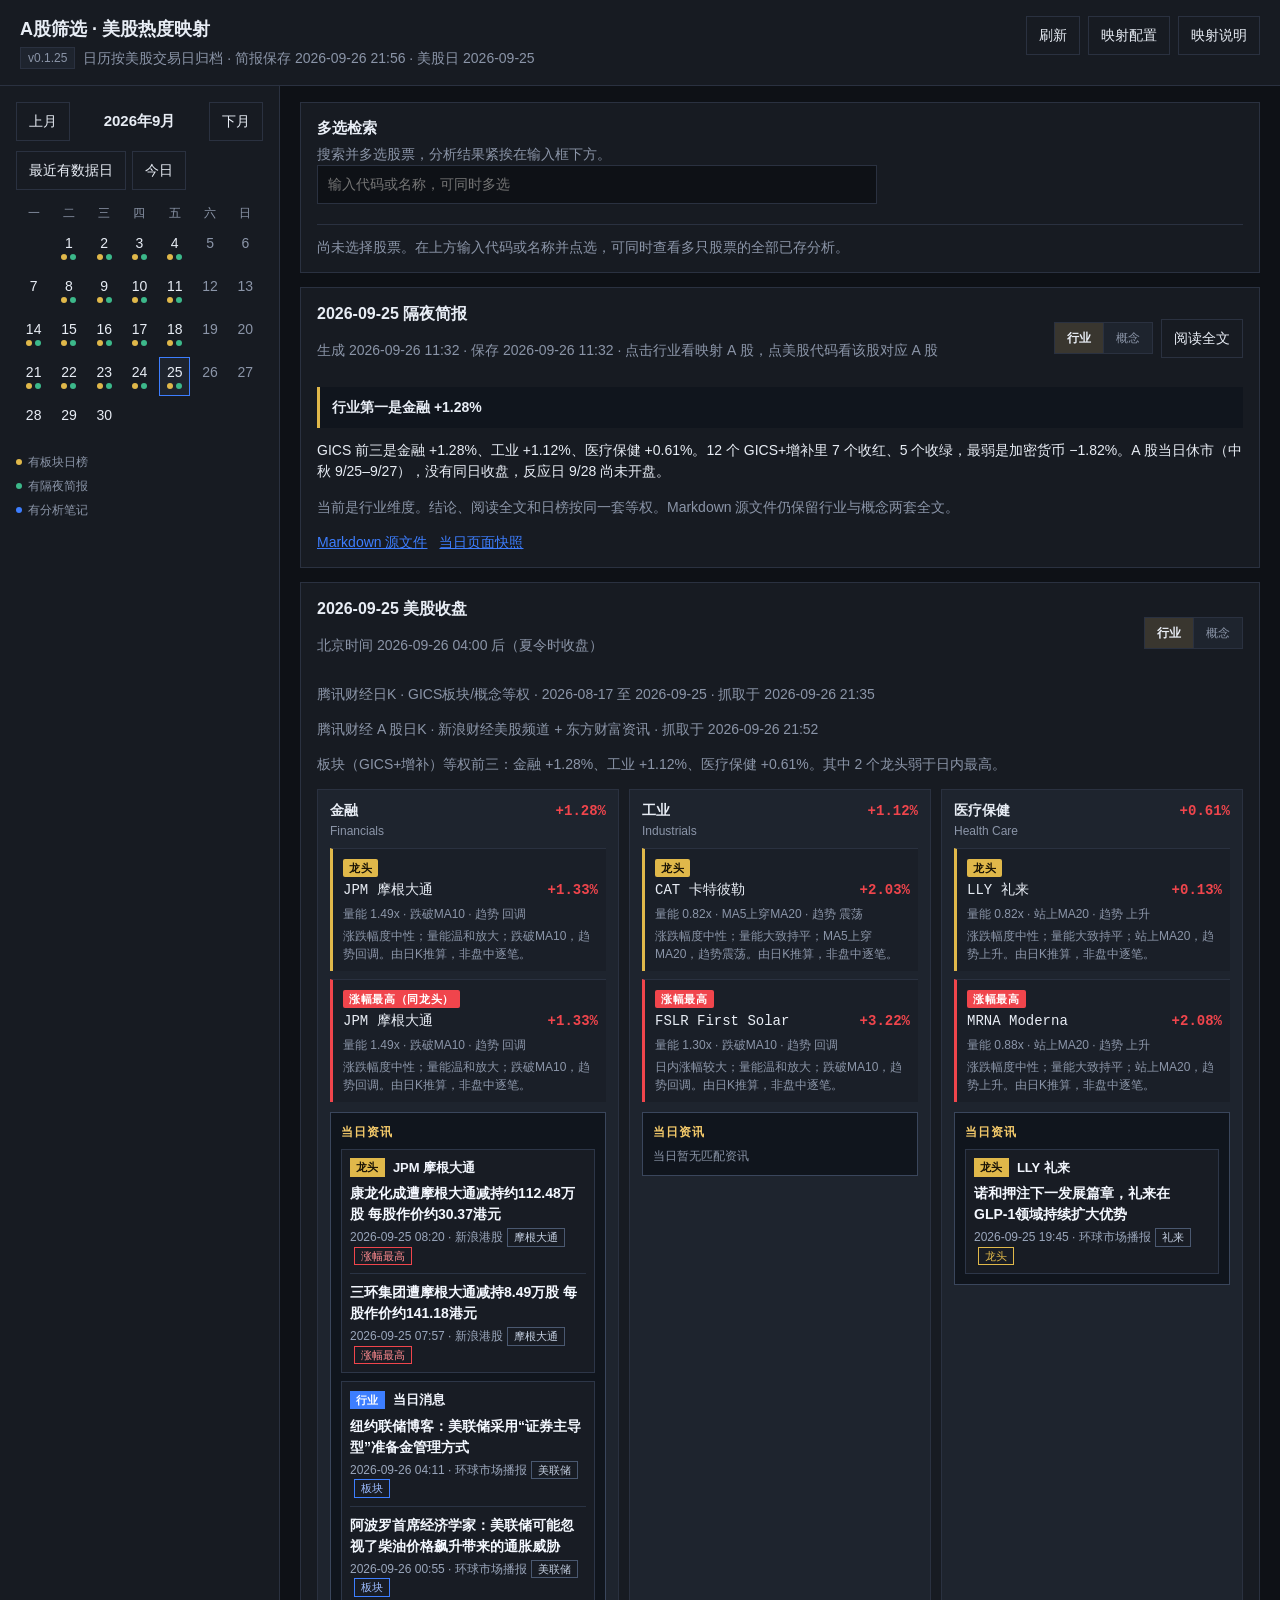
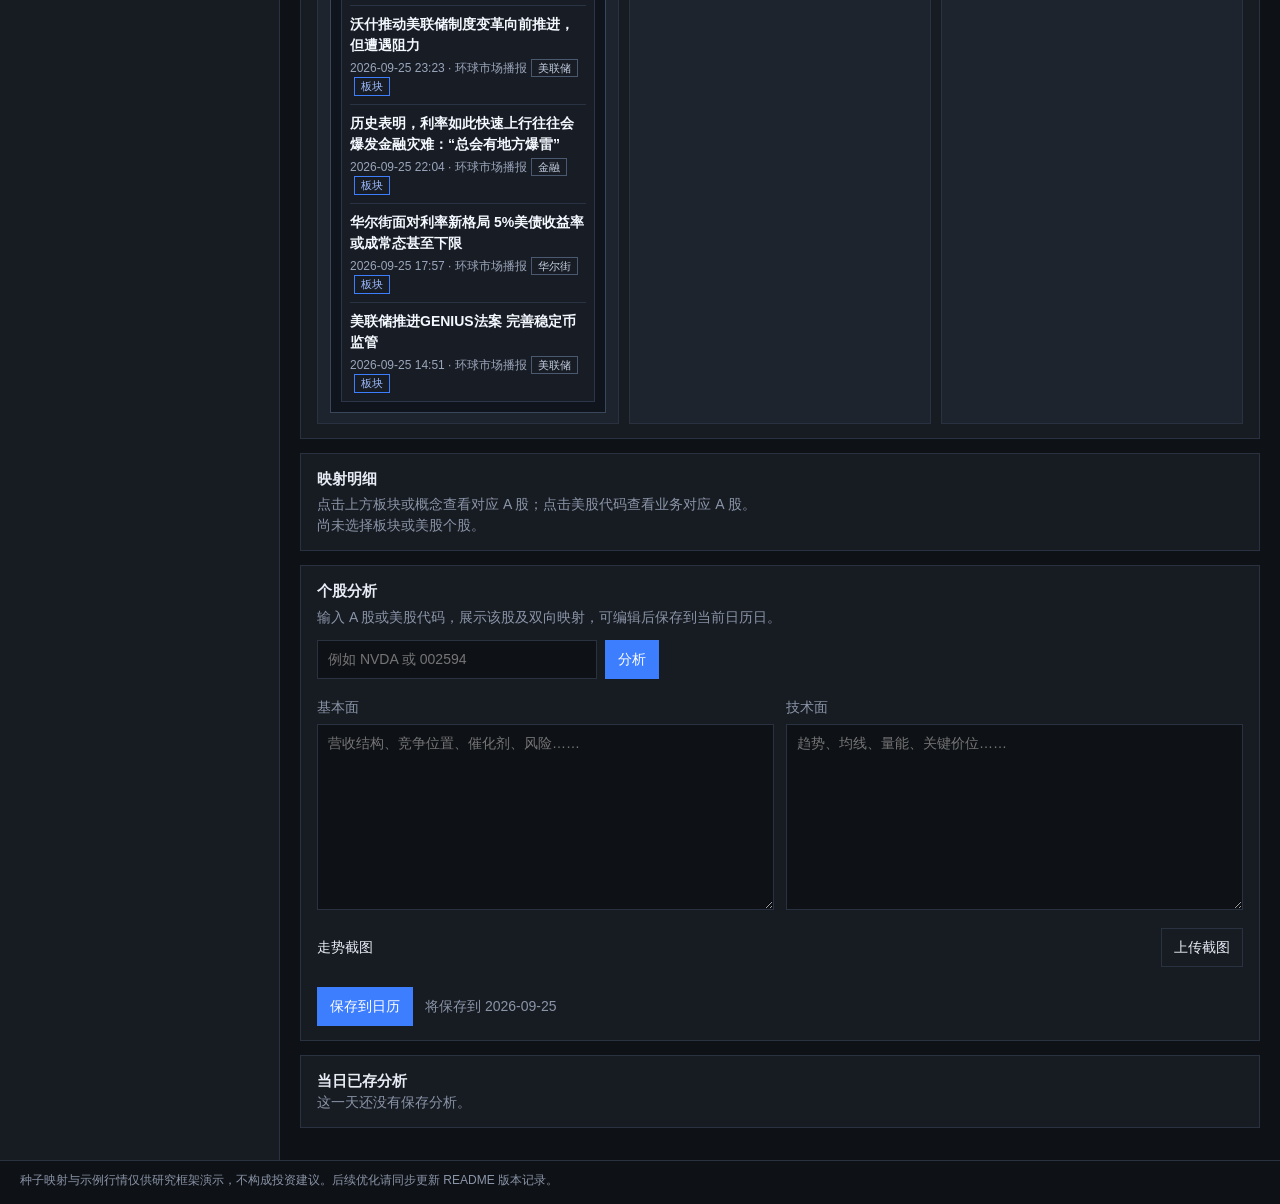
<file: index.html>
<!DOCTYPE html>
<html lang="zh-CN">
<head>
  <meta charset="UTF-8" />
  <meta name="viewport" content="width=device-width, initial-scale=1, viewport-fit=cover" />
  <meta name="theme-color" content="#171b22" />
  <meta name="mobile-web-app-capable" content="yes" />
  <meta name="apple-mobile-web-app-capable" content="yes" />
  <meta name="apple-mobile-web-app-status-bar-style" content="black-translucent" />
  <meta name="apple-mobile-web-app-title" content="A股筛选" />
  <title>A股筛选 · 美股热度映射</title>
  <!-- pageUpdated: 2026-09-26 11:32 CST · briefingUsDate: 2026-09-25 · snapshot: 2026-09-26_1132 -->
  <link rel="manifest" href="manifest.json" />
  <link rel="icon" href="icons/icon.svg" type="image/svg+xml" />
  <link rel="apple-touch-icon" href="icons/apple-touch-icon.png" />
  <link rel="stylesheet" href="css/app.css" />
</head>
<body>
  <header class="topbar">
    <div class="brand">
      <div class="brand-title">A股筛选 · 美股热度映射</div>
      <div class="brand-meta">
        <span class="badge">v0.1.25</span>
        <span class="muted" id="page-stamp">日历按美股交易日归档</span>
      </div>
    </div>
    <div class="topbar-tools">
      <button type="button" class="btn ghost" data-action="reload-app">刷新</button>
      <a class="btn ghost" href="mapping.html">映射配置</a>
      <button type="button" class="btn ghost" id="btn-mapping-help">映射说明</button>
    </div>
  </header>

  <div id="date-bar" class="date-bar"></div>
  <div id="cal-backdrop" class="cal-backdrop" data-action="close-cal" hidden></div>

  <div class="workspace">
    <aside class="sidebar" id="calendar-drawer">
      <div id="calendar-root"></div>
      <div class="cal-legend">
        <span><i class="dot gold"></i>有板块日榜</span>
        <span><i class="dot brief"></i>有隔夜简报</span>
        <span><i class="dot blue"></i>有分析笔记</span>
      </div>
    </aside>

    <main class="main">
      <section class="panel search-panel foldable" id="search-panel">
        <div class="panel-head">
          <div class="fold-head-text">
            <h2>多选检索</h2>
            <p class="muted">搜索并多选股票，分析结果紧挨在输入框下方。</p>
          </div>
          <button type="button" class="btn ghost fold-toggle" data-action="toggle-fold" data-fold="search-panel">展开</button>
        </div>
        <div class="search-box" id="search-box">
          <label class="sr-only" for="search-input">多选搜索股票</label>
          <input id="search-input" type="text" autocomplete="off" placeholder="输入代码或名称，可同时多选" />
          <div id="search-dropdown" class="search-dropdown" hidden></div>
          <div id="search-chips" class="chip-row"></div>
        </div>
        <div id="search-results-root" class="search-results"></div>
      </section>

      <section id="briefing-root" class="panel"></section>
      <section id="board-root" class="panel"></section>
      <section id="drilldown-root" class="panel"></section>

      <section class="panel analysis-panel foldable" id="analysis-panel">
        <div class="panel-head">
          <div class="fold-head-text">
            <h2>个股分析</h2>
            <p class="muted">输入 A 股或美股代码，展示该股及双向映射，可编辑后保存到当前日历日。</p>
          </div>
          <button type="button" class="btn ghost fold-toggle" data-action="toggle-fold" data-fold="analysis-panel">展开</button>
        </div>
        <form id="analysis-form" class="analysis-form">
          <input id="ticker-input" type="text" maxlength="12" placeholder="例如 NVDA 或 002594" />
          <button type="submit" class="btn primary">分析</button>
        </form>
        <div id="analysis-chips" class="chip-row"></div>
        <p id="no-data-hint" class="hint" hidden>暂无内置基本面/技术面数据。请上传走势截图并在下方填写备注后保存。</p>
        <div class="analysis-cols">
          <div>
            <label for="fund-text">基本面</label>
            <textarea id="fund-text" rows="8" placeholder="营收结构、竞争位置、催化剂、风险……"></textarea>
          </div>
          <div>
            <label for="tech-text">技术面</label>
            <textarea id="tech-text" rows="8" placeholder="趋势、均线、量能、关键价位……"></textarea>
          </div>
        </div>
        <div class="shot-block">
          <div class="shot-head">
            <span>走势截图</span>
            <label class="btn ghost file-btn">
              上传截图
              <input id="shot-input" type="file" accept="image/*" multiple hidden />
            </label>
          </div>
          <div id="shot-previews" class="shot-previews"></div>
        </div>
        <div class="analysis-actions">
          <button type="button" class="btn primary" id="save-btn">保存到日历</button>
          <span id="save-hint" class="muted"></span>
        </div>
      </section>

      <section class="panel day-notes-panel" id="day-notes-panel">
        <div class="panel-head">
          <h2>当日已存分析</h2>
        </div>
        <div id="day-notes-root"></div>
      </section>

    </main>
  </div>

  <div id="modal-root"></div>
  <div id="toast-root" class="toast" hidden></div>

  <footer class="footer">
    种子映射与示例行情仅供研究框架演示，不构成投资建议。后续优化请同步更新 README 版本记录。
  </footer>

  <script src="js/data/mapping-seed.js"></script>
  <script src="js/data/mapping.js"></script>
  <script src="js/data/sample-board.js"></script>
  <script src="js/data/market-context.js"></script>
  <script src="js/data/sample-analysis.js"></script>
  <script src="js/data/briefings.js"></script>
  <script src="js/store.js"></script>
  <script src="js/app.js"></script>
</body>
</html>
</file>
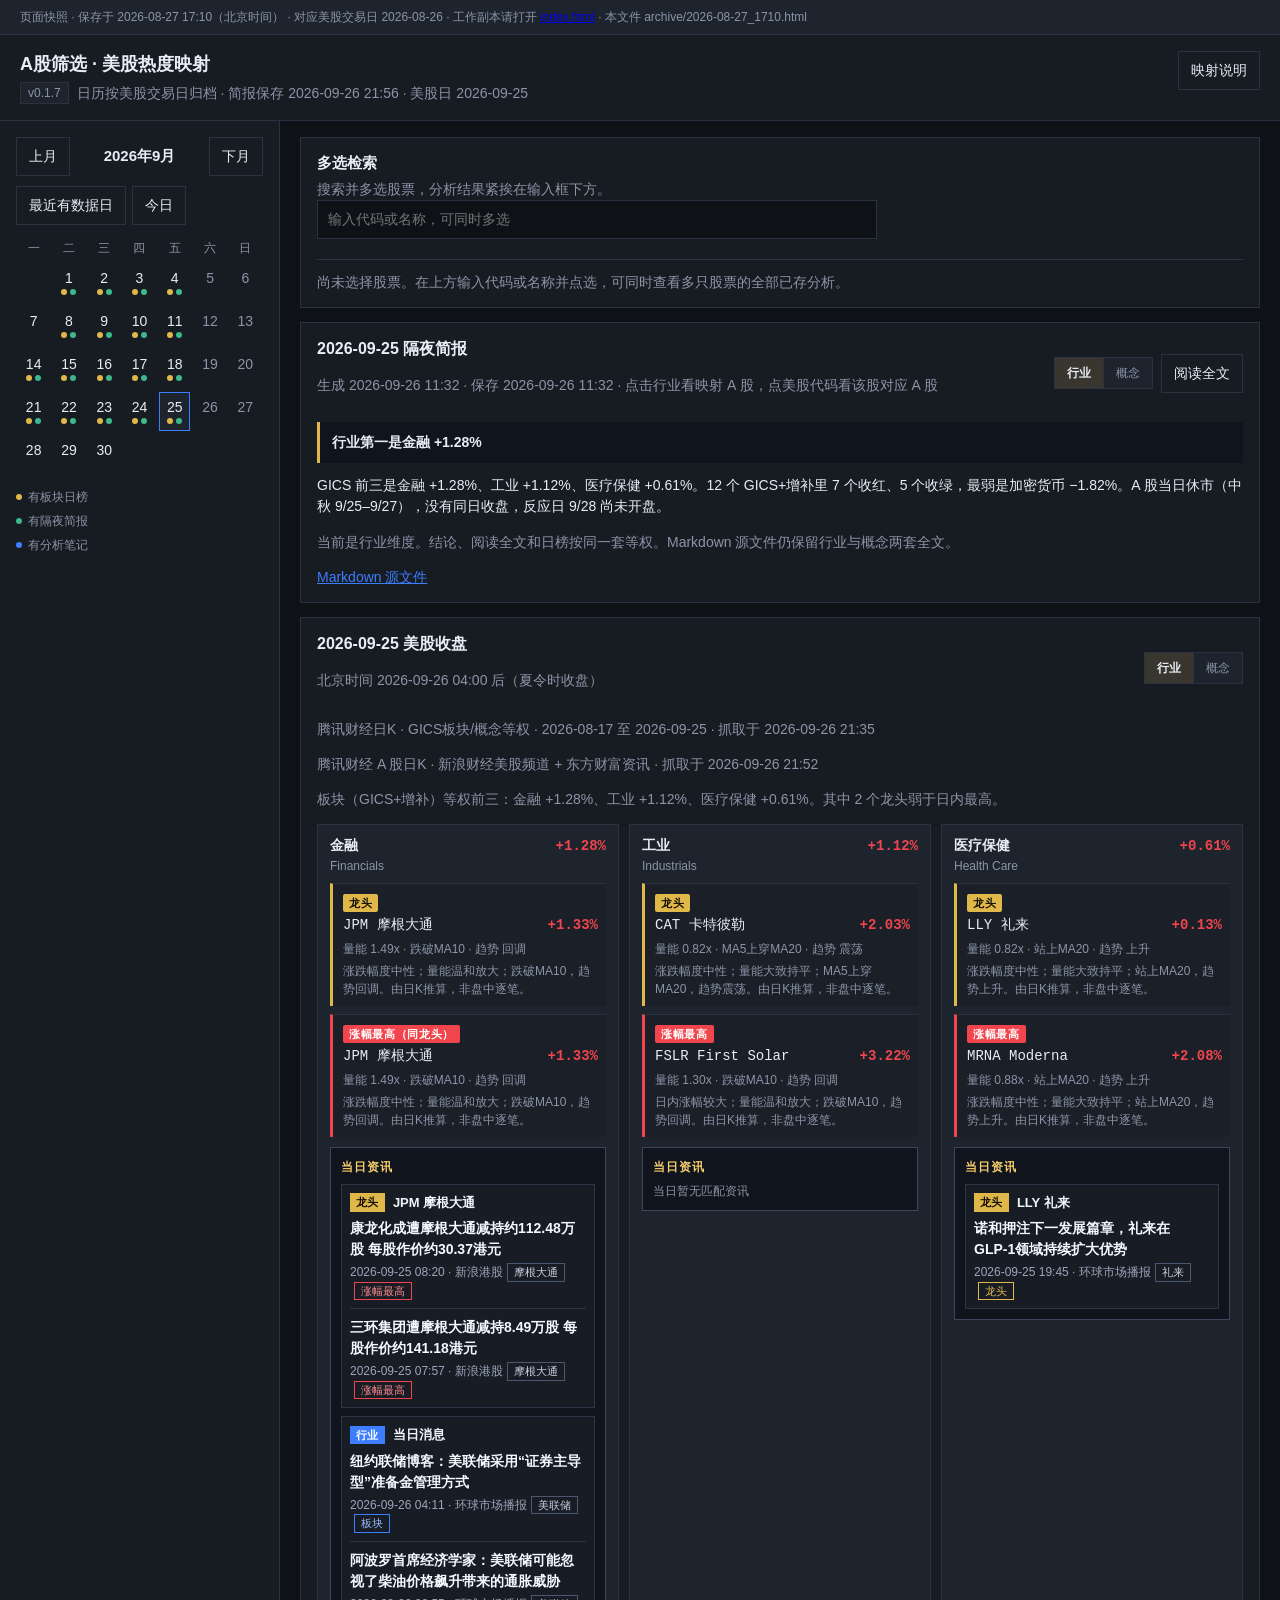
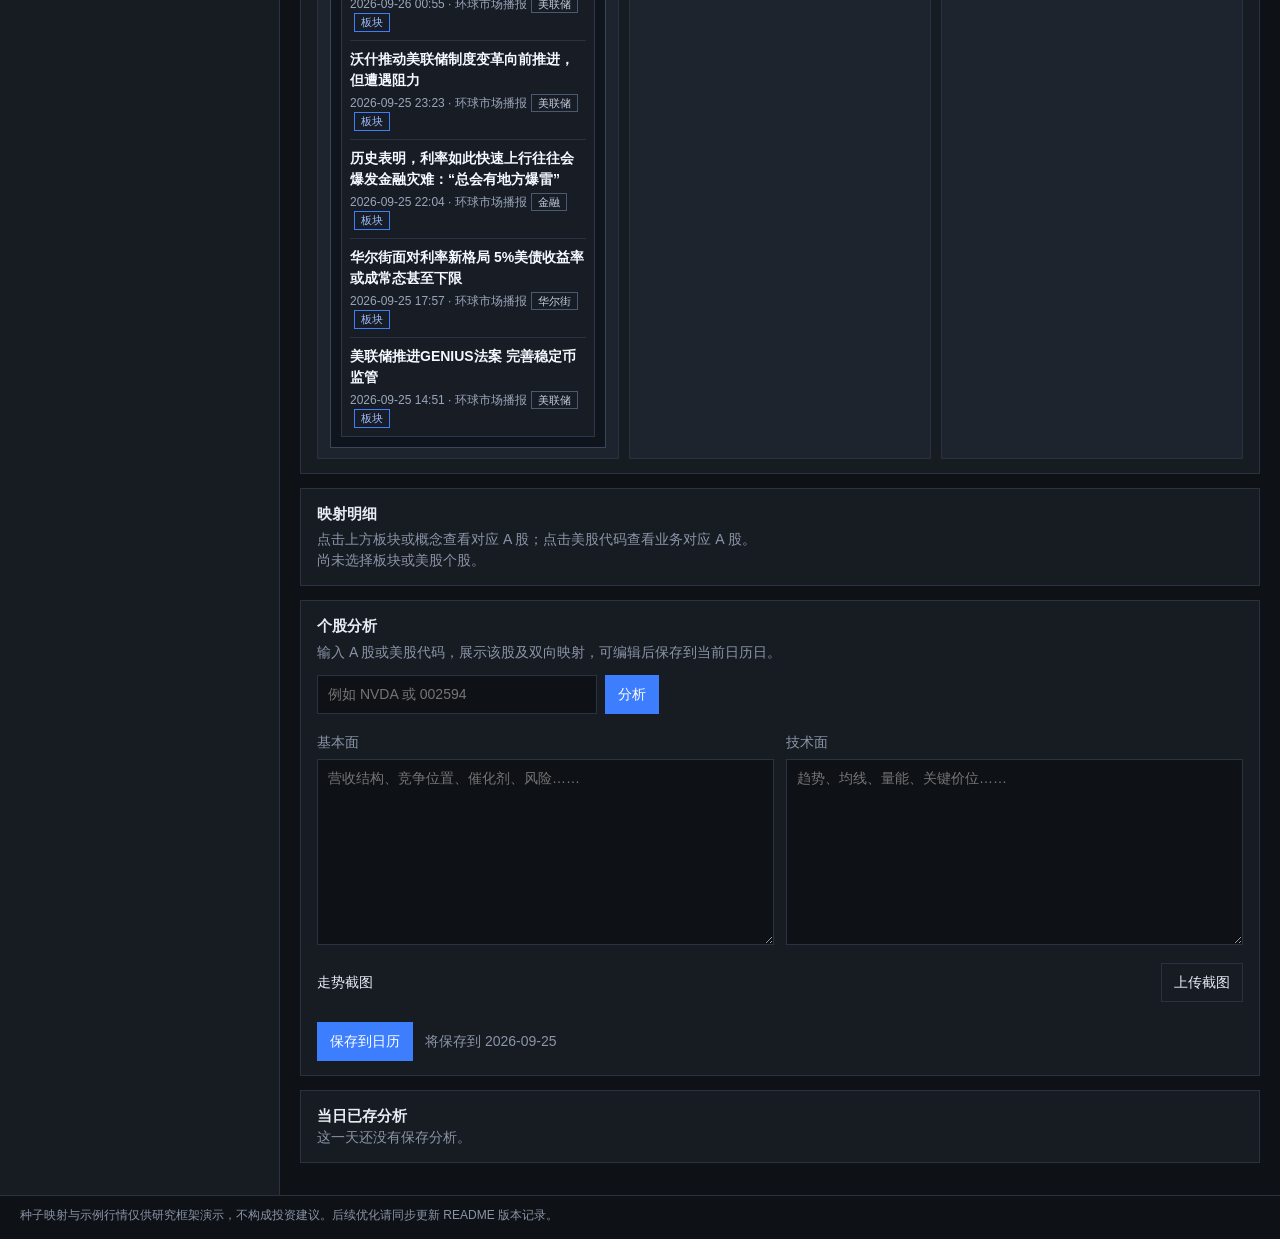
<file: archive/2026-08-27_1532/index.html>
<!DOCTYPE html>
<html lang="zh-CN">
<head>
  <meta charset="UTF-8" />
  <meta http-equiv="refresh" content="0;url=../2026-08-27_1710.html" />
  <title>跳转到页面快照</title>
  <script>location.replace("../2026-08-27_1710.html");</script>
</head>
<body>
  <p>快照已改为单文件，正在打开 <a href="../2026-08-27_1710.html">2026-08-27_1710.html</a></p>
</body>
</html>
</file>
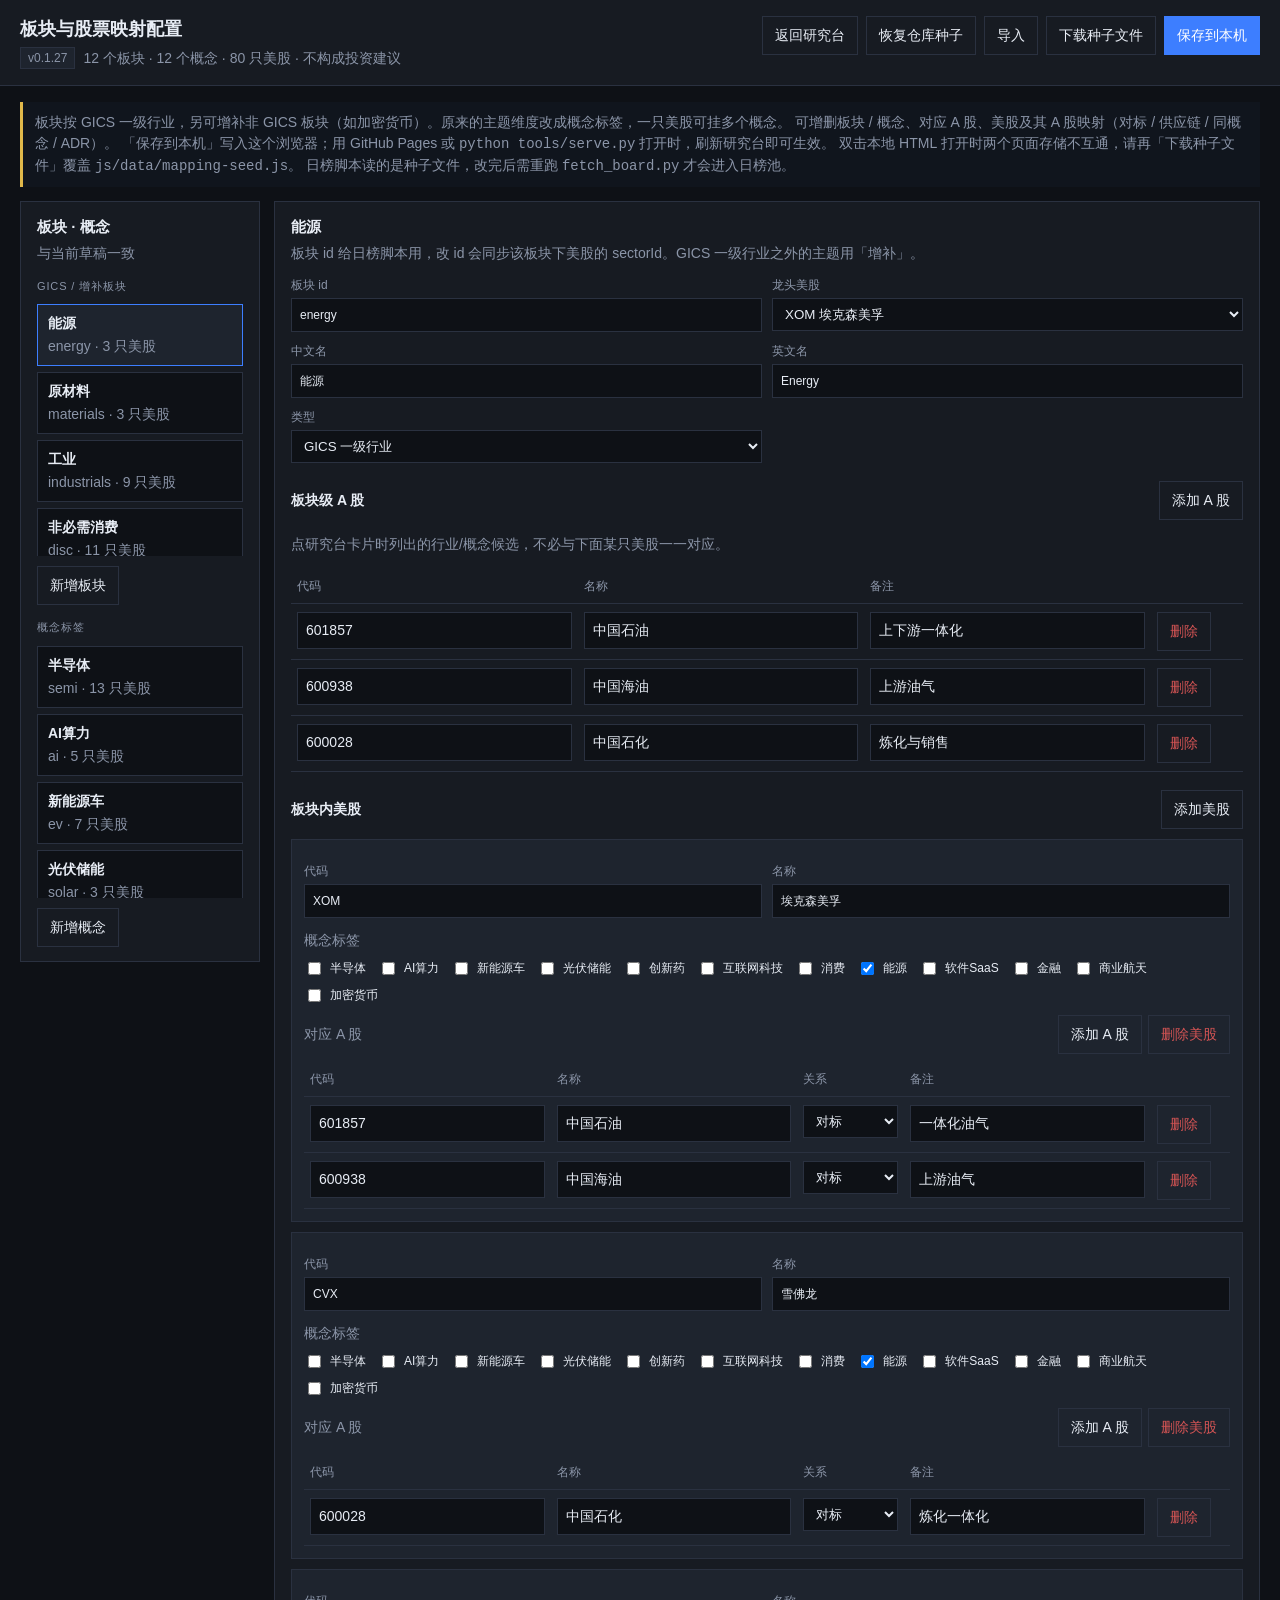
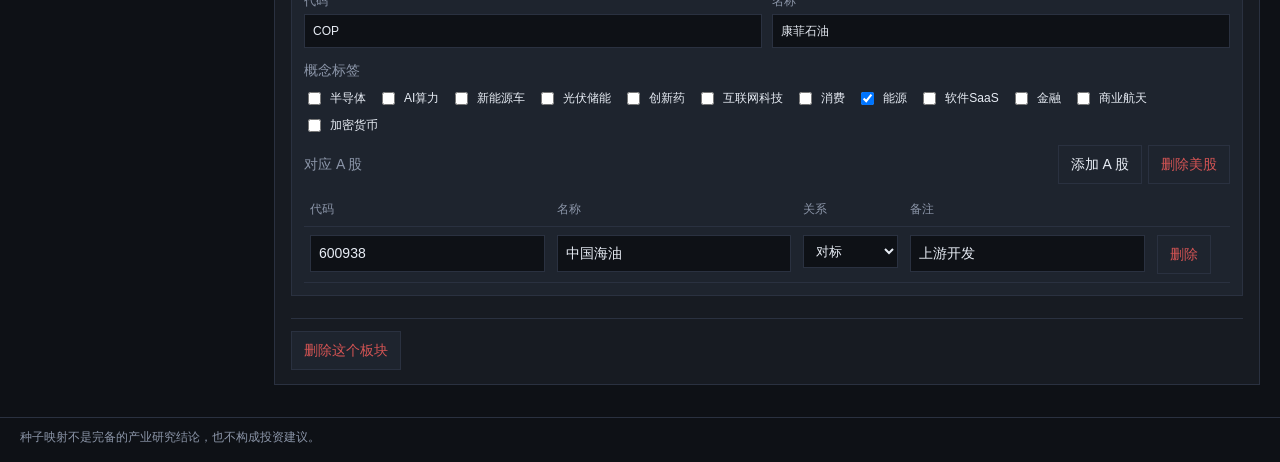
<file: mapping.html>
<!DOCTYPE html>
<html lang="zh-CN">
<head>
  <meta charset="UTF-8" />
  <meta name="viewport" content="width=device-width, initial-scale=1, viewport-fit=cover" />
  <meta name="theme-color" content="#171b22" />
  <title>映射配置 · A股筛选</title>
  <link rel="manifest" href="manifest.json" />
  <link rel="icon" href="icons/icon.svg" type="image/svg+xml" />
  <link rel="stylesheet" href="css/app.css" />
</head>
<body class="map-page">
  <header class="topbar">
    <div class="brand">
      <div class="brand-title">板块与股票映射配置</div>
      <div class="brand-meta">
        <span class="badge">v0.1.27</span>
        <span class="muted" id="map-status">种子映射，不构成投资建议</span>
      </div>
    </div>
    <div class="topbar-tools">
      <a class="btn ghost" href="index.html">返回研究台</a>
      <button type="button" class="btn ghost" data-action="restore-seed">恢复仓库种子</button>
      <button type="button" class="btn ghost" data-action="import-file">导入</button>
      <button type="button" class="btn ghost" data-action="download-seed">下载种子文件</button>
      <button type="button" class="btn primary" data-action="save-local">保存到本机</button>
    </div>
  </header>

  <div class="map-shell">
    <p class="map-hint">
      板块按 GICS 一级行业，另可增补非 GICS 板块（如加密货币）。原来的主题维度改成概念标签，一只美股可挂多个概念。
      可增删板块 / 概念、对应 A 股、美股及其 A 股映射（对标 / 供应链 / 同概念 / ADR）。
      「保存到本机」写入这个浏览器；用 GitHub Pages 或 <span class="mono">python tools/serve.py</span> 打开时，刷新研究台即可生效。
      双击本地 HTML 打开时两个页面存储不互通，请再「下载种子文件」覆盖 <span class="mono">js/data/mapping-seed.js</span>。
      日榜脚本读的是种子文件，改完后需重跑 <span class="mono">fetch_board.py</span> 才会进入日榜池。
    </p>

    <div class="map-layout">
      <aside class="panel map-side">
        <div class="panel-head">
          <h2>板块 · 概念</h2>
          <p class="muted" id="map-summary"></p>
        </div>
        <div class="map-side-label">GICS / 增补板块</div>
        <div id="map-sector-list" class="map-sector-list"></div>
        <button type="button" class="btn ghost map-add" data-action="add-sector">新增板块</button>
        <div class="map-side-label">概念标签</div>
        <div id="map-concept-list" class="map-sector-list"></div>
        <button type="button" class="btn ghost map-add" data-action="add-concept">新增概念</button>
      </aside>

      <section class="panel map-main" id="map-detail"></section>
    </div>
  </div>

  <input id="map-import" type="file" accept=".json,.js,application/json,text/javascript" hidden />
  <div id="toast-root" class="toast" hidden></div>

  <footer class="footer">
    种子映射不是完备的产业研究结论，也不构成投资建议。
  </footer>

  <script src="js/data/mapping-seed.js"></script>
  <script src="js/data/mapping.js"></script>
  <script src="js/mapping-editor.js"></script>
</body>
</html>
</file>
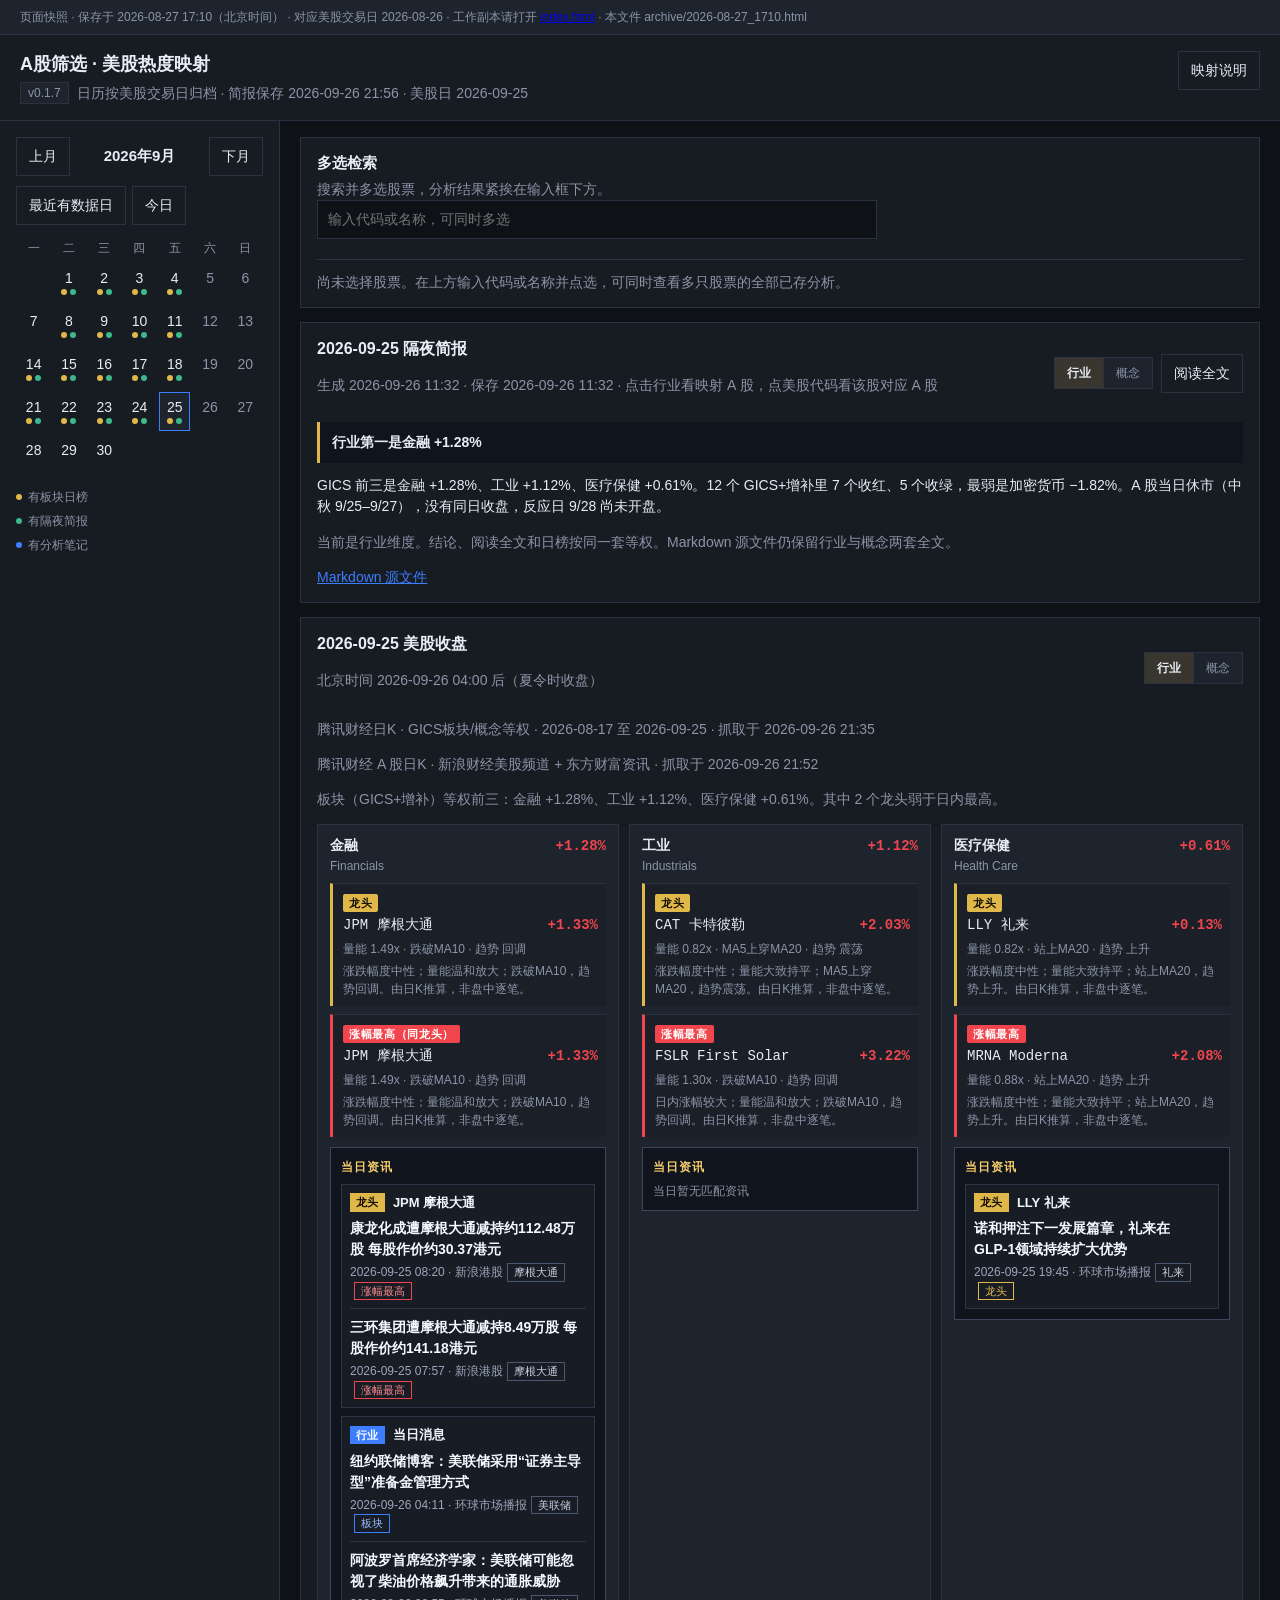
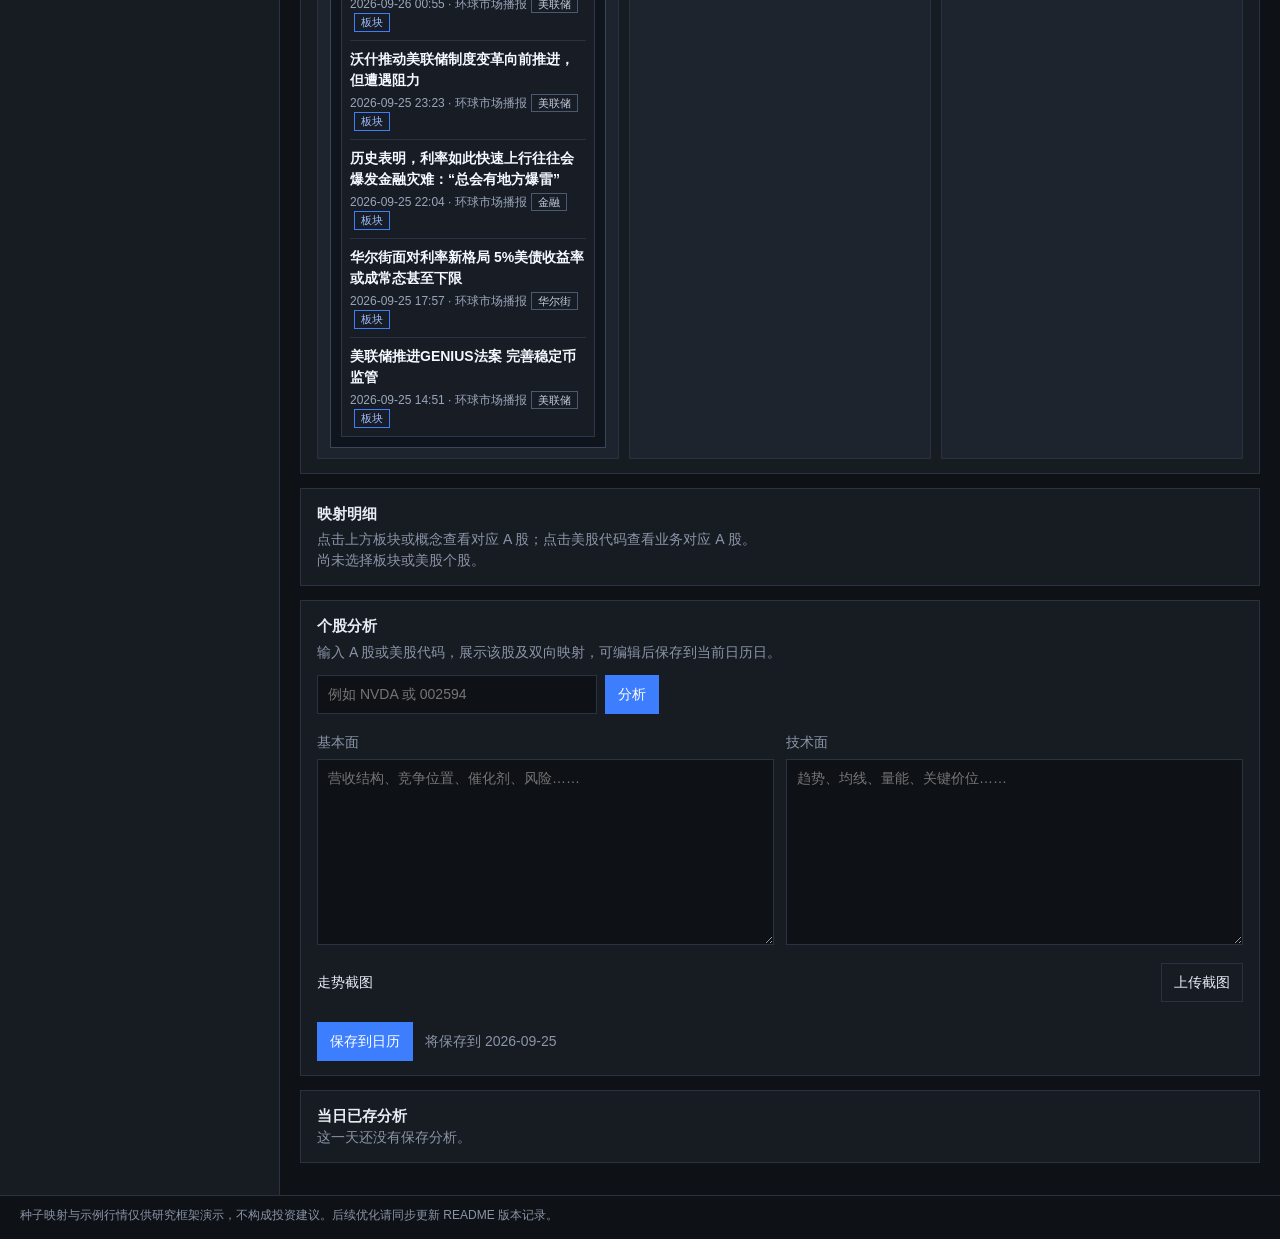
<file: archive/2026-08-27_1710.html>
<!DOCTYPE html>
<html lang="zh-CN">
<head>
  <base href="../" />

  <meta charset="UTF-8" />
  <meta name="viewport" content="width=device-width, initial-scale=1" />
  <title>A股筛选 · 美股热度映射</title>
  <!-- pageUpdated: 2026-08-27 17:10 CST · briefingUsDate: 2026-08-26 · snapshot: 2026-08-27_1710 -->
  <link rel="stylesheet" href="css/app.css" />
</head>
<body>
  <div class="page-snapshot-banner">页面快照 · 保存于 2026-08-27 17:10（北京时间） · 对应美股交易日 2026-08-26 · 工作副本请打开 <a href="index.html">index.html</a> · 本文件 archive/2026-08-27_1710.html</div>

  <header class="topbar">
    <div class="brand">
      <div class="brand-title">A股筛选 · 美股热度映射</div>
      <div class="brand-meta">
        <span class="badge">v0.1.7</span>
        <span class="muted" id="page-stamp">日历按美股交易日归档</span>
      </div>
    </div>
    <div class="topbar-tools">
      <button type="button" class="btn ghost" id="btn-mapping-help">映射说明</button>
    </div>
  </header>

  <div class="workspace">
    <aside class="sidebar">
      <div id="calendar-root"></div>
      <div class="cal-legend">
        <span><i class="dot gold"></i>有板块日榜</span>
        <span><i class="dot brief"></i>有隔夜简报</span>
        <span><i class="dot blue"></i>有分析笔记</span>
      </div>
    </aside>

    <main class="main">
      <section class="panel search-panel">
        <div class="panel-head">
          <h2>多选检索</h2>
          <p class="muted">搜索并多选股票，分析结果紧挨在输入框下方。</p>
        </div>
        <div class="search-box" id="search-box">
          <label class="sr-only" for="search-input">多选搜索股票</label>
          <input id="search-input" type="text" autocomplete="off" placeholder="输入代码或名称，可同时多选" />
          <div id="search-dropdown" class="search-dropdown" hidden></div>
          <div id="search-chips" class="chip-row"></div>
        </div>
        <div id="search-results-root" class="search-results"></div>
      </section>

      <section id="briefing-root" class="panel"></section>
      <section id="board-root" class="panel"></section>
      <section id="drilldown-root" class="panel"></section>

      <section class="panel analysis-panel">
        <div class="panel-head">
          <h2>个股分析</h2>
          <p class="muted">输入 A 股或美股代码，展示该股及双向映射，可编辑后保存到当前日历日。</p>
        </div>
        <form id="analysis-form" class="analysis-form">
          <input id="ticker-input" type="text" maxlength="12" placeholder="例如 NVDA 或 002594" />
          <button type="submit" class="btn primary">分析</button>
        </form>
        <div id="analysis-chips" class="chip-row"></div>
        <p id="no-data-hint" class="hint" hidden>暂无内置基本面/技术面数据。请上传走势截图并在下方填写备注后保存。</p>
        <div class="analysis-cols">
          <div>
            <label for="fund-text">基本面</label>
            <textarea id="fund-text" rows="8" placeholder="营收结构、竞争位置、催化剂、风险……"></textarea>
          </div>
          <div>
            <label for="tech-text">技术面</label>
            <textarea id="tech-text" rows="8" placeholder="趋势、均线、量能、关键价位……"></textarea>
          </div>
        </div>
        <div class="shot-block">
          <div class="shot-head">
            <span>走势截图</span>
            <label class="btn ghost file-btn">
              上传截图
              <input id="shot-input" type="file" accept="image/*" multiple hidden />
            </label>
          </div>
          <div id="shot-previews" class="shot-previews"></div>
        </div>
        <div class="analysis-actions">
          <button type="button" class="btn primary" id="save-btn">保存到日历</button>
          <span id="save-hint" class="muted"></span>
        </div>
      </section>

      <section class="panel">
        <div class="panel-head">
          <h2>当日已存分析</h2>
        </div>
        <div id="day-notes-root"></div>
      </section>

    </main>
  </div>

  <div id="modal-root"></div>
  <div id="toast-root" class="toast" hidden></div>

  <footer class="footer">
    种子映射与示例行情仅供研究框架演示，不构成投资建议。后续优化请同步更新 README 版本记录。
  </footer>

  <script src="js/data/mapping-seed.js"></script>
  <script src="js/data/mapping.js"></script>
  <script src="js/data/sample-board.js"></script>
  <script src="js/data/market-context.js"></script>
  <script src="js/data/sample-analysis.js"></script>
  <script src="js/data/briefings.js"></script>
  <script src="js/store.js"></script>
  <script src="js/app.js"></script>
</body>
</html>
</file>
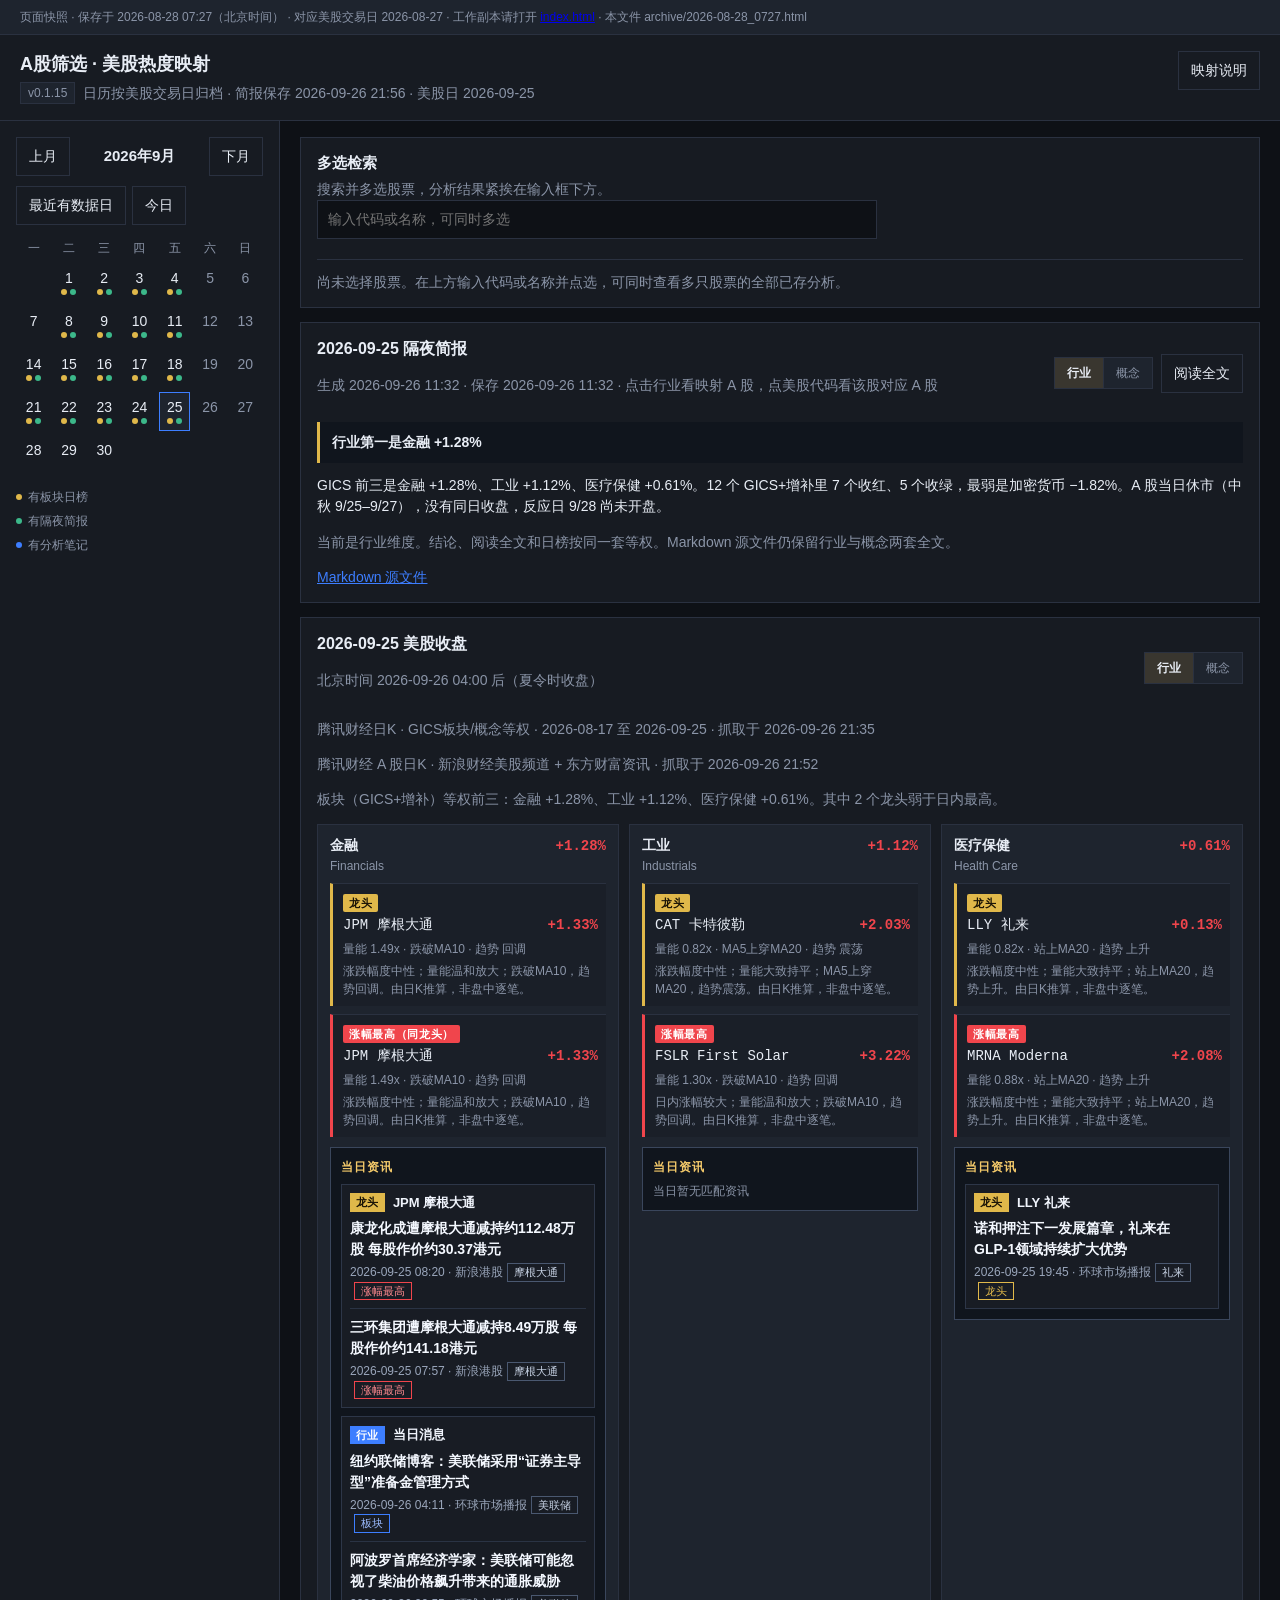
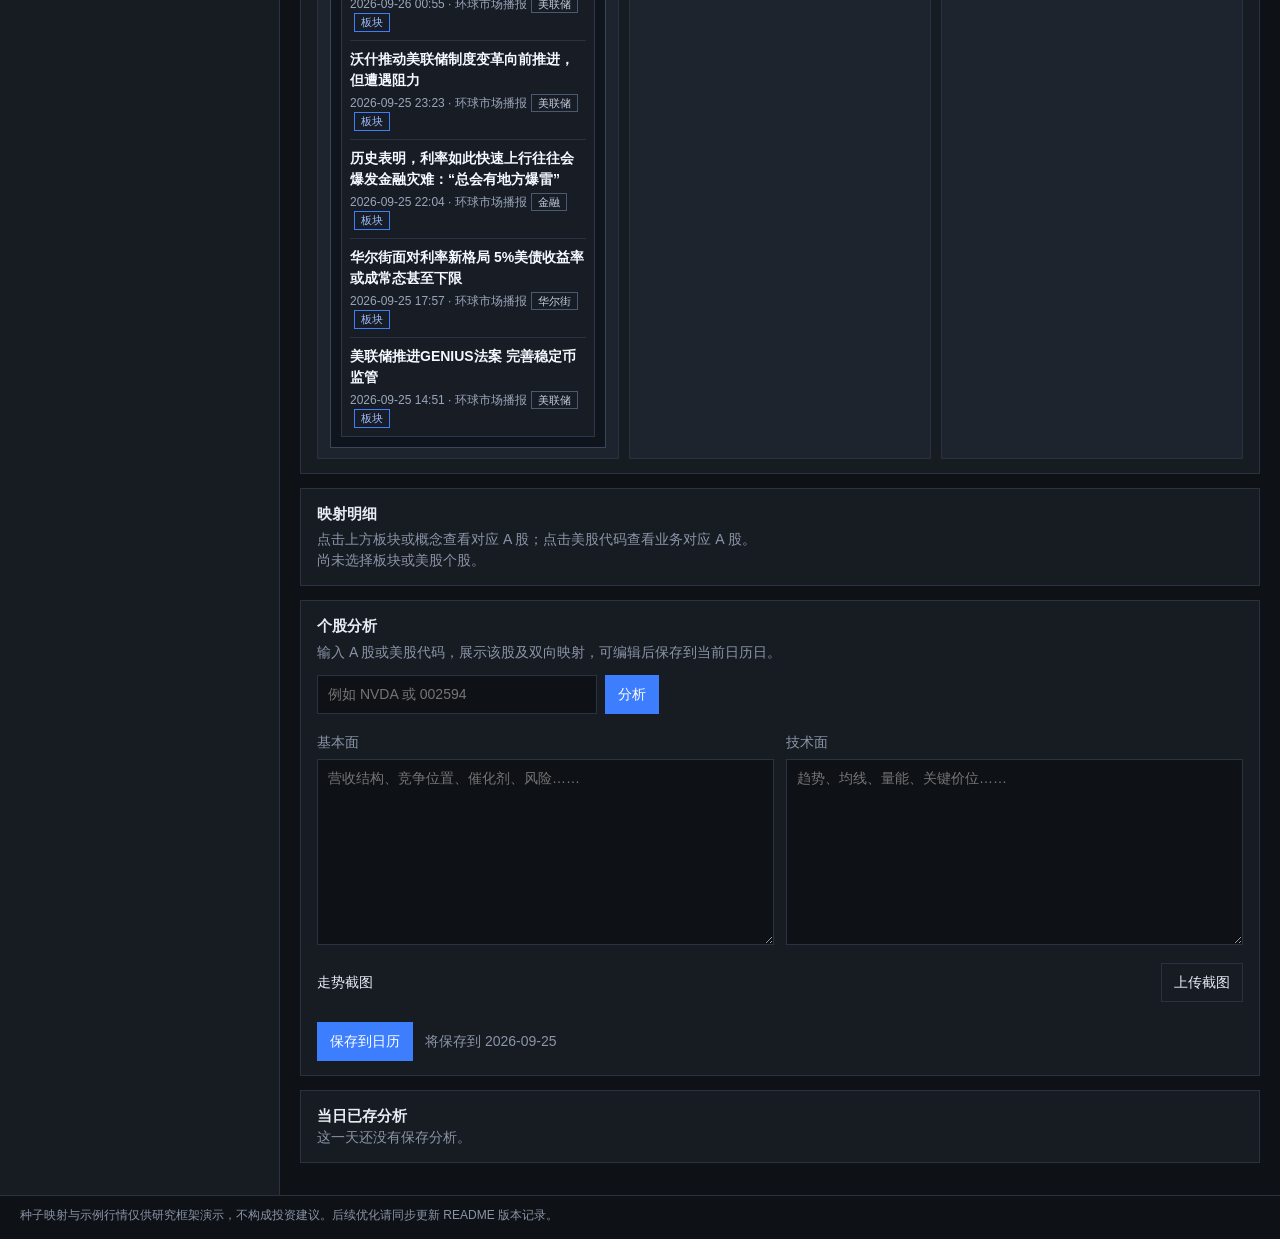
<file: archive/2026-08-28_0727.html>
<!DOCTYPE html>
<html lang="zh-CN">
<head>
  <base href="../" />

  <meta charset="UTF-8" />
  <meta name="viewport" content="width=device-width, initial-scale=1, viewport-fit=cover" />
  <meta name="theme-color" content="#171b22" />
  <meta name="mobile-web-app-capable" content="yes" />
  <meta name="apple-mobile-web-app-capable" content="yes" />
  <meta name="apple-mobile-web-app-status-bar-style" content="black-translucent" />
  <meta name="apple-mobile-web-app-title" content="A股筛选" />
  <title>A股筛选 · 美股热度映射</title>
  <!-- pageUpdated: 2026-08-28 07:27 CST · briefingUsDate: 2026-08-27 · snapshot: 2026-08-28_0727 -->
  <link rel="manifest" href="manifest.json" />
  <link rel="icon" href="icons/icon.svg" type="image/svg+xml" />
  <link rel="apple-touch-icon" href="icons/apple-touch-icon.png" />
  <link rel="stylesheet" href="css/app.css" />
</head>
<body>
  <div class="page-snapshot-banner">页面快照 · 保存于 2026-08-28 07:27（北京时间） · 对应美股交易日 2026-08-27 · 工作副本请打开 <a href="index.html">index.html</a> · 本文件 archive/2026-08-28_0727.html</div>

  <header class="topbar">
    <div class="brand">
      <div class="brand-title">A股筛选 · 美股热度映射</div>
      <div class="brand-meta">
        <span class="badge">v0.1.15</span>
        <span class="muted" id="page-stamp">日历按美股交易日归档</span>
      </div>
    </div>
    <div class="topbar-tools">
      <button type="button" class="btn ghost" id="btn-mapping-help">映射说明</button>
    </div>
  </header>

  <div id="date-bar" class="date-bar"></div>
  <div id="cal-backdrop" class="cal-backdrop" data-action="close-cal" hidden></div>

  <div class="workspace">
    <aside class="sidebar" id="calendar-drawer">
      <div id="calendar-root"></div>
      <div class="cal-legend">
        <span><i class="dot gold"></i>有板块日榜</span>
        <span><i class="dot brief"></i>有隔夜简报</span>
        <span><i class="dot blue"></i>有分析笔记</span>
      </div>
    </aside>

    <main class="main">
      <section class="panel search-panel foldable" id="search-panel">
        <div class="panel-head">
          <div class="fold-head-text">
            <h2>多选检索</h2>
            <p class="muted">搜索并多选股票，分析结果紧挨在输入框下方。</p>
          </div>
          <button type="button" class="btn ghost fold-toggle" data-action="toggle-fold" data-fold="search-panel">展开</button>
        </div>
        <div class="search-box" id="search-box">
          <label class="sr-only" for="search-input">多选搜索股票</label>
          <input id="search-input" type="text" autocomplete="off" placeholder="输入代码或名称，可同时多选" />
          <div id="search-dropdown" class="search-dropdown" hidden></div>
          <div id="search-chips" class="chip-row"></div>
        </div>
        <div id="search-results-root" class="search-results"></div>
      </section>

      <section id="briefing-root" class="panel"></section>
      <section id="board-root" class="panel"></section>
      <section id="drilldown-root" class="panel"></section>

      <section class="panel analysis-panel foldable" id="analysis-panel">
        <div class="panel-head">
          <div class="fold-head-text">
            <h2>个股分析</h2>
            <p class="muted">输入 A 股或美股代码，展示该股及双向映射，可编辑后保存到当前日历日。</p>
          </div>
          <button type="button" class="btn ghost fold-toggle" data-action="toggle-fold" data-fold="analysis-panel">展开</button>
        </div>
        <form id="analysis-form" class="analysis-form">
          <input id="ticker-input" type="text" maxlength="12" placeholder="例如 NVDA 或 002594" />
          <button type="submit" class="btn primary">分析</button>
        </form>
        <div id="analysis-chips" class="chip-row"></div>
        <p id="no-data-hint" class="hint" hidden>暂无内置基本面/技术面数据。请上传走势截图并在下方填写备注后保存。</p>
        <div class="analysis-cols">
          <div>
            <label for="fund-text">基本面</label>
            <textarea id="fund-text" rows="8" placeholder="营收结构、竞争位置、催化剂、风险……"></textarea>
          </div>
          <div>
            <label for="tech-text">技术面</label>
            <textarea id="tech-text" rows="8" placeholder="趋势、均线、量能、关键价位……"></textarea>
          </div>
        </div>
        <div class="shot-block">
          <div class="shot-head">
            <span>走势截图</span>
            <label class="btn ghost file-btn">
              上传截图
              <input id="shot-input" type="file" accept="image/*" multiple hidden />
            </label>
          </div>
          <div id="shot-previews" class="shot-previews"></div>
        </div>
        <div class="analysis-actions">
          <button type="button" class="btn primary" id="save-btn">保存到日历</button>
          <span id="save-hint" class="muted"></span>
        </div>
      </section>

      <section class="panel day-notes-panel" id="day-notes-panel">
        <div class="panel-head">
          <h2>当日已存分析</h2>
        </div>
        <div id="day-notes-root"></div>
      </section>

    </main>
  </div>

  <div id="modal-root"></div>
  <div id="toast-root" class="toast" hidden></div>

  <footer class="footer">
    种子映射与示例行情仅供研究框架演示，不构成投资建议。后续优化请同步更新 README 版本记录。
  </footer>

  <script src="js/data/mapping-seed.js"></script>
  <script src="js/data/mapping.js"></script>
  <script src="js/data/sample-board.js"></script>
  <script src="js/data/market-context.js"></script>
  <script src="js/data/sample-analysis.js"></script>
  <script src="js/data/briefings.js"></script>
  <script src="js/store.js"></script>
  <script src="js/app.js"></script>
</body>
</html>
</file>
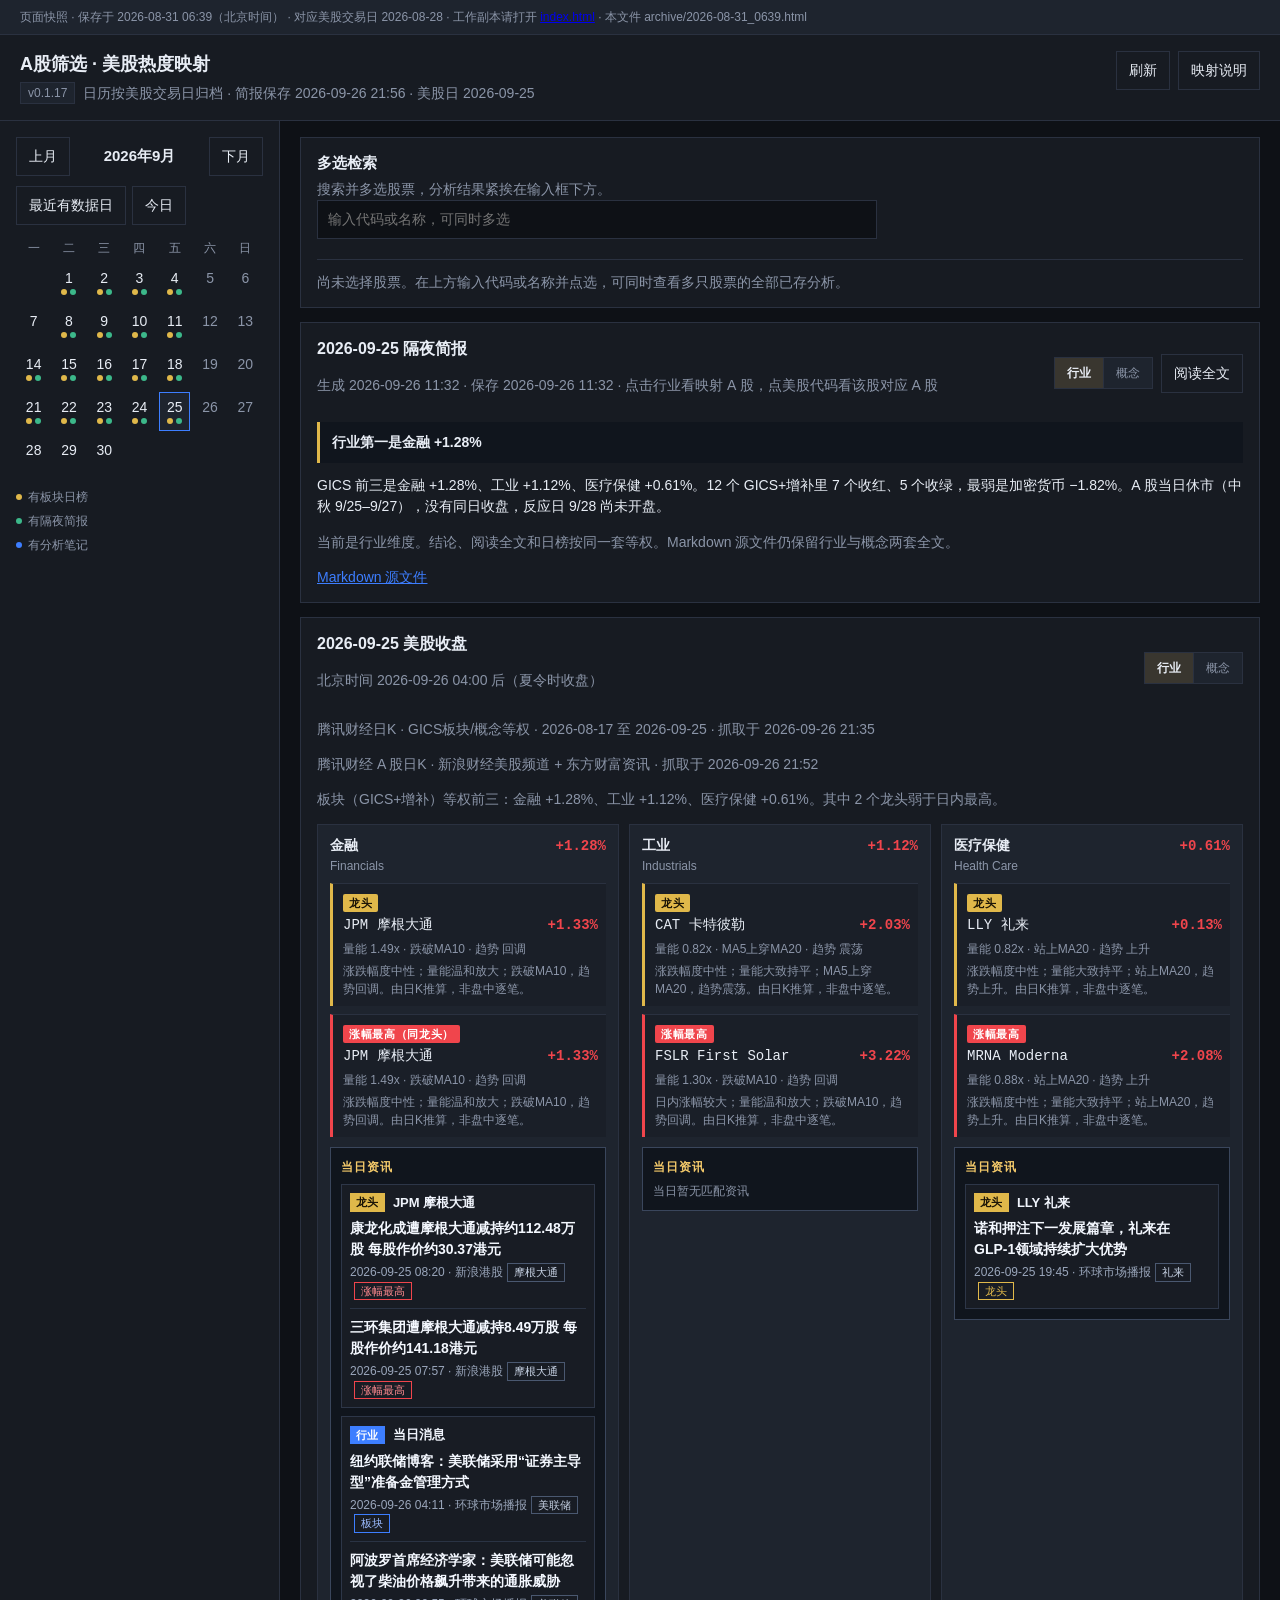
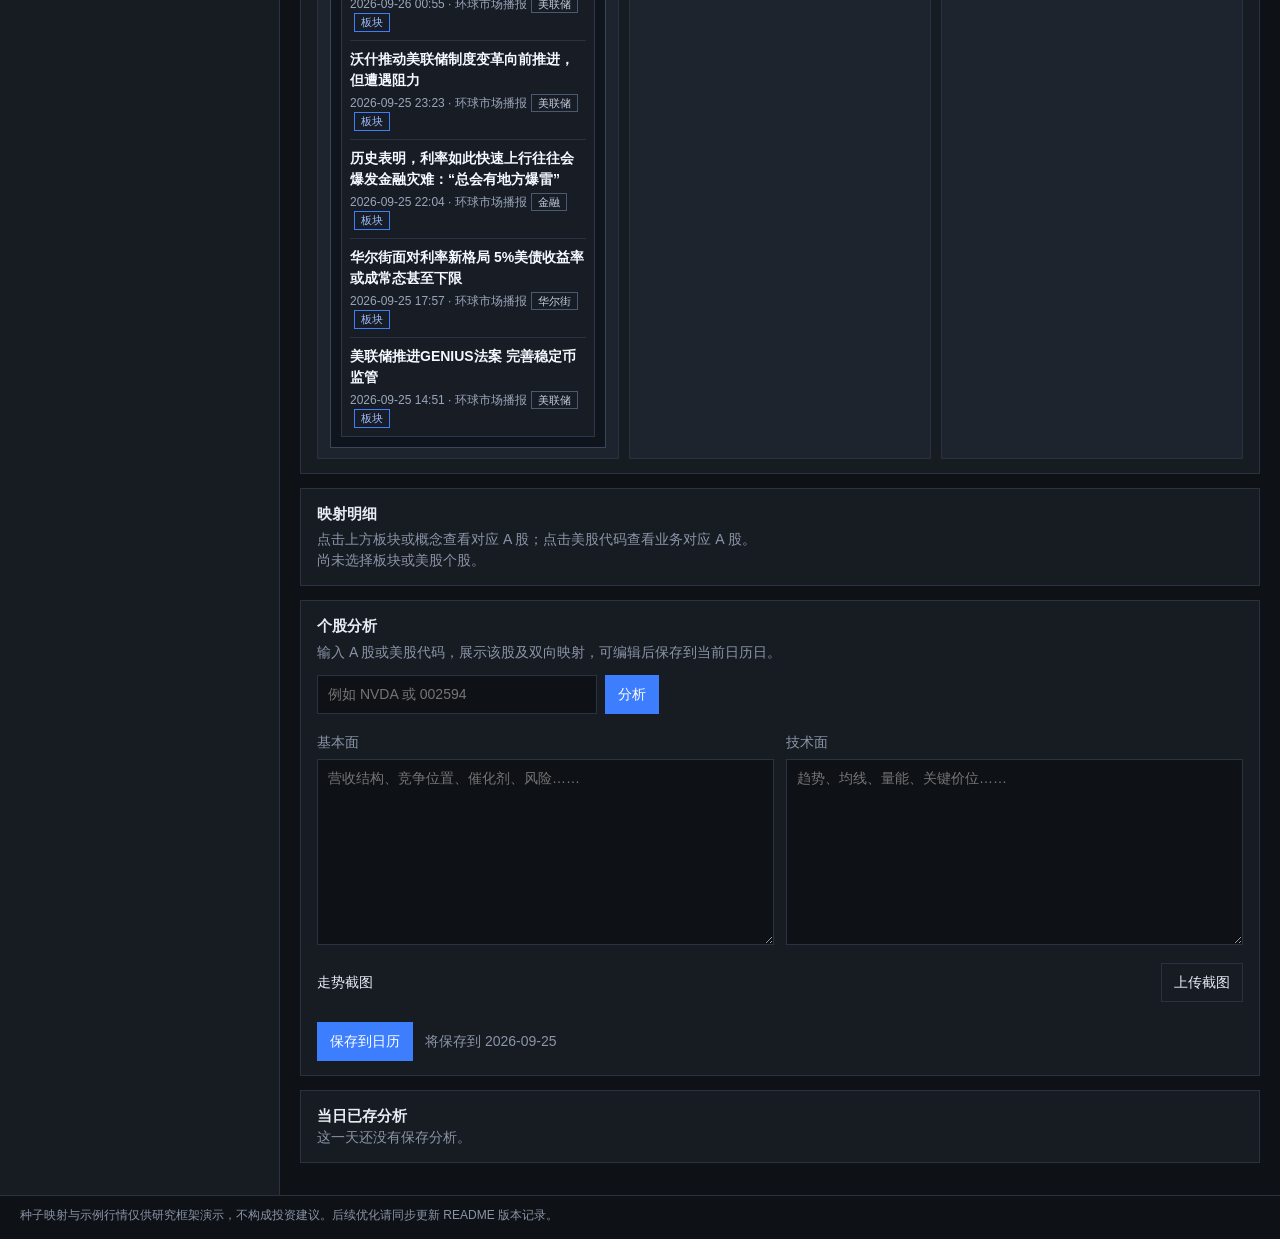
<file: archive/2026-08-31_0639.html>
<!DOCTYPE html>
<html lang="zh-CN">
<head>
  <base href="../" />

  <meta charset="UTF-8" />
  <meta name="viewport" content="width=device-width, initial-scale=1, viewport-fit=cover" />
  <meta name="theme-color" content="#171b22" />
  <meta name="mobile-web-app-capable" content="yes" />
  <meta name="apple-mobile-web-app-capable" content="yes" />
  <meta name="apple-mobile-web-app-status-bar-style" content="black-translucent" />
  <meta name="apple-mobile-web-app-title" content="A股筛选" />
  <title>A股筛选 · 美股热度映射</title>
  <!-- pageUpdated: 2026-08-31 06:39 CST · briefingUsDate: 2026-08-28 · snapshot: 2026-08-31_0639 -->
  <link rel="manifest" href="manifest.json" />
  <link rel="icon" href="icons/icon.svg" type="image/svg+xml" />
  <link rel="apple-touch-icon" href="icons/apple-touch-icon.png" />
  <link rel="stylesheet" href="css/app.css" />
</head>
<body>
  <div class="page-snapshot-banner">页面快照 · 保存于 2026-08-31 06:39（北京时间） · 对应美股交易日 2026-08-28 · 工作副本请打开 <a href="index.html">index.html</a> · 本文件 archive/2026-08-31_0639.html</div>

  <header class="topbar">
    <div class="brand">
      <div class="brand-title">A股筛选 · 美股热度映射</div>
      <div class="brand-meta">
        <span class="badge">v0.1.17</span>
        <span class="muted" id="page-stamp">日历按美股交易日归档</span>
      </div>
    </div>
    <div class="topbar-tools">
      <button type="button" class="btn ghost" data-action="reload-app">刷新</button>
      <button type="button" class="btn ghost" id="btn-mapping-help">映射说明</button>
    </div>
  </header>

  <div id="date-bar" class="date-bar"></div>
  <div id="cal-backdrop" class="cal-backdrop" data-action="close-cal" hidden></div>

  <div class="workspace">
    <aside class="sidebar" id="calendar-drawer">
      <div id="calendar-root"></div>
      <div class="cal-legend">
        <span><i class="dot gold"></i>有板块日榜</span>
        <span><i class="dot brief"></i>有隔夜简报</span>
        <span><i class="dot blue"></i>有分析笔记</span>
      </div>
    </aside>

    <main class="main">
      <section class="panel search-panel foldable" id="search-panel">
        <div class="panel-head">
          <div class="fold-head-text">
            <h2>多选检索</h2>
            <p class="muted">搜索并多选股票，分析结果紧挨在输入框下方。</p>
          </div>
          <button type="button" class="btn ghost fold-toggle" data-action="toggle-fold" data-fold="search-panel">展开</button>
        </div>
        <div class="search-box" id="search-box">
          <label class="sr-only" for="search-input">多选搜索股票</label>
          <input id="search-input" type="text" autocomplete="off" placeholder="输入代码或名称，可同时多选" />
          <div id="search-dropdown" class="search-dropdown" hidden></div>
          <div id="search-chips" class="chip-row"></div>
        </div>
        <div id="search-results-root" class="search-results"></div>
      </section>

      <section id="briefing-root" class="panel"></section>
      <section id="board-root" class="panel"></section>
      <section id="drilldown-root" class="panel"></section>

      <section class="panel analysis-panel foldable" id="analysis-panel">
        <div class="panel-head">
          <div class="fold-head-text">
            <h2>个股分析</h2>
            <p class="muted">输入 A 股或美股代码，展示该股及双向映射，可编辑后保存到当前日历日。</p>
          </div>
          <button type="button" class="btn ghost fold-toggle" data-action="toggle-fold" data-fold="analysis-panel">展开</button>
        </div>
        <form id="analysis-form" class="analysis-form">
          <input id="ticker-input" type="text" maxlength="12" placeholder="例如 NVDA 或 002594" />
          <button type="submit" class="btn primary">分析</button>
        </form>
        <div id="analysis-chips" class="chip-row"></div>
        <p id="no-data-hint" class="hint" hidden>暂无内置基本面/技术面数据。请上传走势截图并在下方填写备注后保存。</p>
        <div class="analysis-cols">
          <div>
            <label for="fund-text">基本面</label>
            <textarea id="fund-text" rows="8" placeholder="营收结构、竞争位置、催化剂、风险……"></textarea>
          </div>
          <div>
            <label for="tech-text">技术面</label>
            <textarea id="tech-text" rows="8" placeholder="趋势、均线、量能、关键价位……"></textarea>
          </div>
        </div>
        <div class="shot-block">
          <div class="shot-head">
            <span>走势截图</span>
            <label class="btn ghost file-btn">
              上传截图
              <input id="shot-input" type="file" accept="image/*" multiple hidden />
            </label>
          </div>
          <div id="shot-previews" class="shot-previews"></div>
        </div>
        <div class="analysis-actions">
          <button type="button" class="btn primary" id="save-btn">保存到日历</button>
          <span id="save-hint" class="muted"></span>
        </div>
      </section>

      <section class="panel day-notes-panel" id="day-notes-panel">
        <div class="panel-head">
          <h2>当日已存分析</h2>
        </div>
        <div id="day-notes-root"></div>
      </section>

    </main>
  </div>

  <div id="modal-root"></div>
  <div id="toast-root" class="toast" hidden></div>

  <footer class="footer">
    种子映射与示例行情仅供研究框架演示，不构成投资建议。后续优化请同步更新 README 版本记录。
  </footer>

  <script src="js/data/mapping-seed.js"></script>
  <script src="js/data/mapping.js"></script>
  <script src="js/data/sample-board.js"></script>
  <script src="js/data/market-context.js"></script>
  <script src="js/data/sample-analysis.js"></script>
  <script src="js/data/briefings.js"></script>
  <script src="js/store.js"></script>
  <script src="js/app.js"></script>
</body>
</html>
</file>
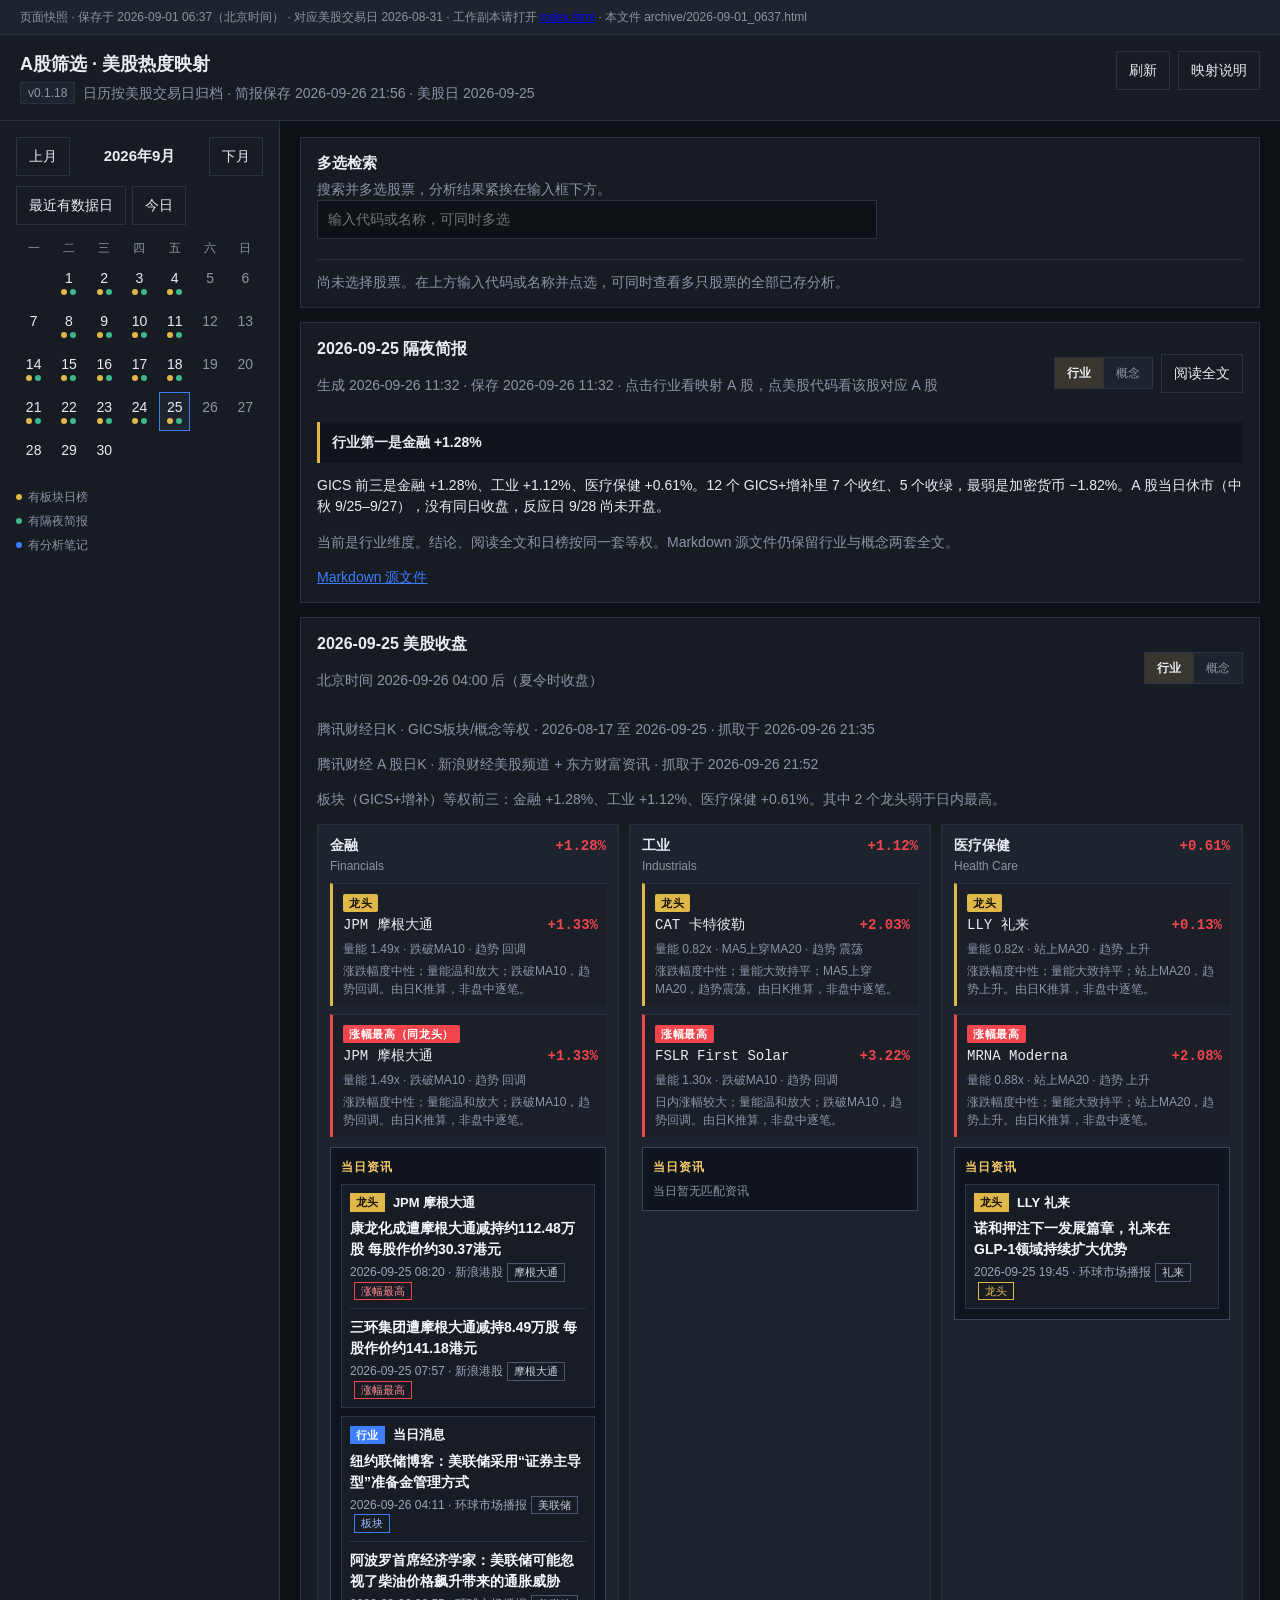
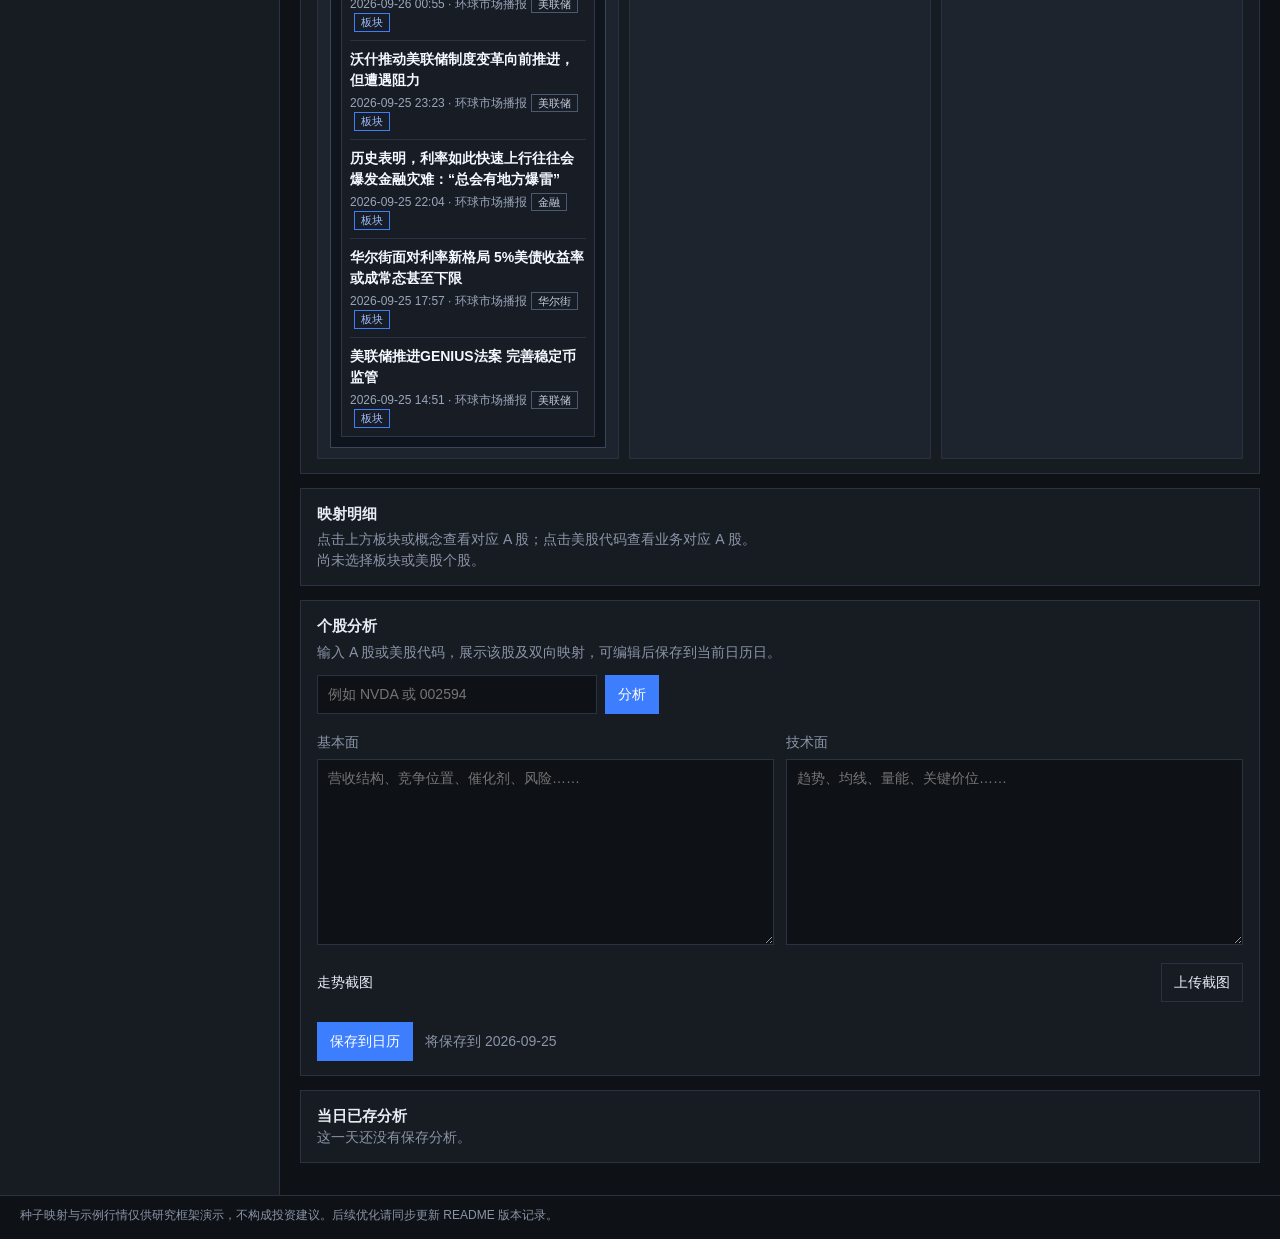
<file: archive/2026-09-01_0637.html>
<!DOCTYPE html>
<html lang="zh-CN">
<head>
  <base href="../" />

  <meta charset="UTF-8" />
  <meta name="viewport" content="width=device-width, initial-scale=1, viewport-fit=cover" />
  <meta name="theme-color" content="#171b22" />
  <meta name="mobile-web-app-capable" content="yes" />
  <meta name="apple-mobile-web-app-capable" content="yes" />
  <meta name="apple-mobile-web-app-status-bar-style" content="black-translucent" />
  <meta name="apple-mobile-web-app-title" content="A股筛选" />
  <title>A股筛选 · 美股热度映射</title>
  <!-- pageUpdated: 2026-09-01 06:37 CST · briefingUsDate: 2026-08-31 · snapshot: 2026-09-01_0637 -->
  <link rel="manifest" href="manifest.json" />
  <link rel="icon" href="icons/icon.svg" type="image/svg+xml" />
  <link rel="apple-touch-icon" href="icons/apple-touch-icon.png" />
  <link rel="stylesheet" href="css/app.css" />
</head>
<body>
  <div class="page-snapshot-banner">页面快照 · 保存于 2026-09-01 06:37（北京时间） · 对应美股交易日 2026-08-31 · 工作副本请打开 <a href="index.html">index.html</a> · 本文件 archive/2026-09-01_0637.html</div>

  <header class="topbar">
    <div class="brand">
      <div class="brand-title">A股筛选 · 美股热度映射</div>
      <div class="brand-meta">
        <span class="badge">v0.1.18</span>
        <span class="muted" id="page-stamp">日历按美股交易日归档</span>
      </div>
    </div>
    <div class="topbar-tools">
      <button type="button" class="btn ghost" data-action="reload-app">刷新</button>
      <button type="button" class="btn ghost" id="btn-mapping-help">映射说明</button>
    </div>
  </header>

  <div id="date-bar" class="date-bar"></div>
  <div id="cal-backdrop" class="cal-backdrop" data-action="close-cal" hidden></div>

  <div class="workspace">
    <aside class="sidebar" id="calendar-drawer">
      <div id="calendar-root"></div>
      <div class="cal-legend">
        <span><i class="dot gold"></i>有板块日榜</span>
        <span><i class="dot brief"></i>有隔夜简报</span>
        <span><i class="dot blue"></i>有分析笔记</span>
      </div>
    </aside>

    <main class="main">
      <section class="panel search-panel foldable" id="search-panel">
        <div class="panel-head">
          <div class="fold-head-text">
            <h2>多选检索</h2>
            <p class="muted">搜索并多选股票，分析结果紧挨在输入框下方。</p>
          </div>
          <button type="button" class="btn ghost fold-toggle" data-action="toggle-fold" data-fold="search-panel">展开</button>
        </div>
        <div class="search-box" id="search-box">
          <label class="sr-only" for="search-input">多选搜索股票</label>
          <input id="search-input" type="text" autocomplete="off" placeholder="输入代码或名称，可同时多选" />
          <div id="search-dropdown" class="search-dropdown" hidden></div>
          <div id="search-chips" class="chip-row"></div>
        </div>
        <div id="search-results-root" class="search-results"></div>
      </section>

      <section id="briefing-root" class="panel"></section>
      <section id="board-root" class="panel"></section>
      <section id="drilldown-root" class="panel"></section>

      <section class="panel analysis-panel foldable" id="analysis-panel">
        <div class="panel-head">
          <div class="fold-head-text">
            <h2>个股分析</h2>
            <p class="muted">输入 A 股或美股代码，展示该股及双向映射，可编辑后保存到当前日历日。</p>
          </div>
          <button type="button" class="btn ghost fold-toggle" data-action="toggle-fold" data-fold="analysis-panel">展开</button>
        </div>
        <form id="analysis-form" class="analysis-form">
          <input id="ticker-input" type="text" maxlength="12" placeholder="例如 NVDA 或 002594" />
          <button type="submit" class="btn primary">分析</button>
        </form>
        <div id="analysis-chips" class="chip-row"></div>
        <p id="no-data-hint" class="hint" hidden>暂无内置基本面/技术面数据。请上传走势截图并在下方填写备注后保存。</p>
        <div class="analysis-cols">
          <div>
            <label for="fund-text">基本面</label>
            <textarea id="fund-text" rows="8" placeholder="营收结构、竞争位置、催化剂、风险……"></textarea>
          </div>
          <div>
            <label for="tech-text">技术面</label>
            <textarea id="tech-text" rows="8" placeholder="趋势、均线、量能、关键价位……"></textarea>
          </div>
        </div>
        <div class="shot-block">
          <div class="shot-head">
            <span>走势截图</span>
            <label class="btn ghost file-btn">
              上传截图
              <input id="shot-input" type="file" accept="image/*" multiple hidden />
            </label>
          </div>
          <div id="shot-previews" class="shot-previews"></div>
        </div>
        <div class="analysis-actions">
          <button type="button" class="btn primary" id="save-btn">保存到日历</button>
          <span id="save-hint" class="muted"></span>
        </div>
      </section>

      <section class="panel day-notes-panel" id="day-notes-panel">
        <div class="panel-head">
          <h2>当日已存分析</h2>
        </div>
        <div id="day-notes-root"></div>
      </section>

    </main>
  </div>

  <div id="modal-root"></div>
  <div id="toast-root" class="toast" hidden></div>

  <footer class="footer">
    种子映射与示例行情仅供研究框架演示，不构成投资建议。后续优化请同步更新 README 版本记录。
  </footer>

  <script src="js/data/mapping-seed.js"></script>
  <script src="js/data/mapping.js"></script>
  <script src="js/data/sample-board.js"></script>
  <script src="js/data/market-context.js"></script>
  <script src="js/data/sample-analysis.js"></script>
  <script src="js/data/briefings.js"></script>
  <script src="js/store.js"></script>
  <script src="js/app.js"></script>
</body>
</html>
</file>
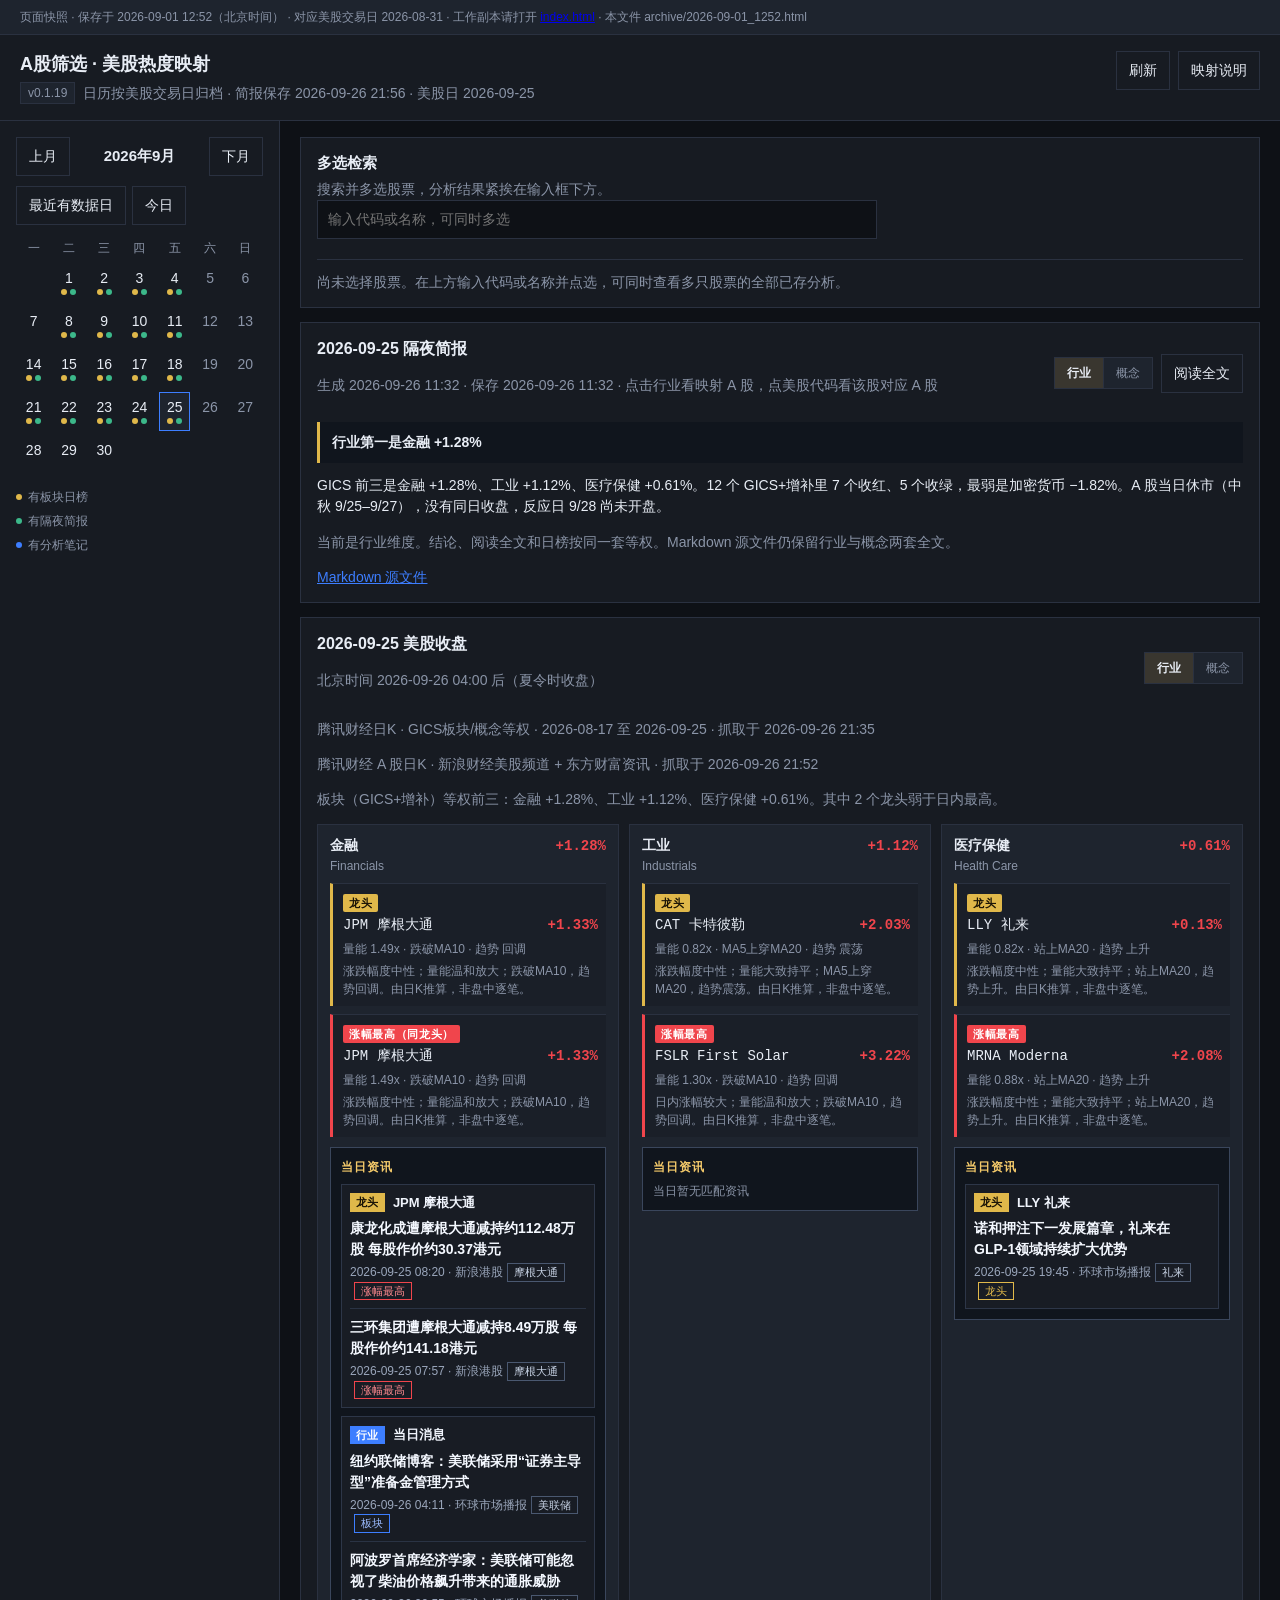
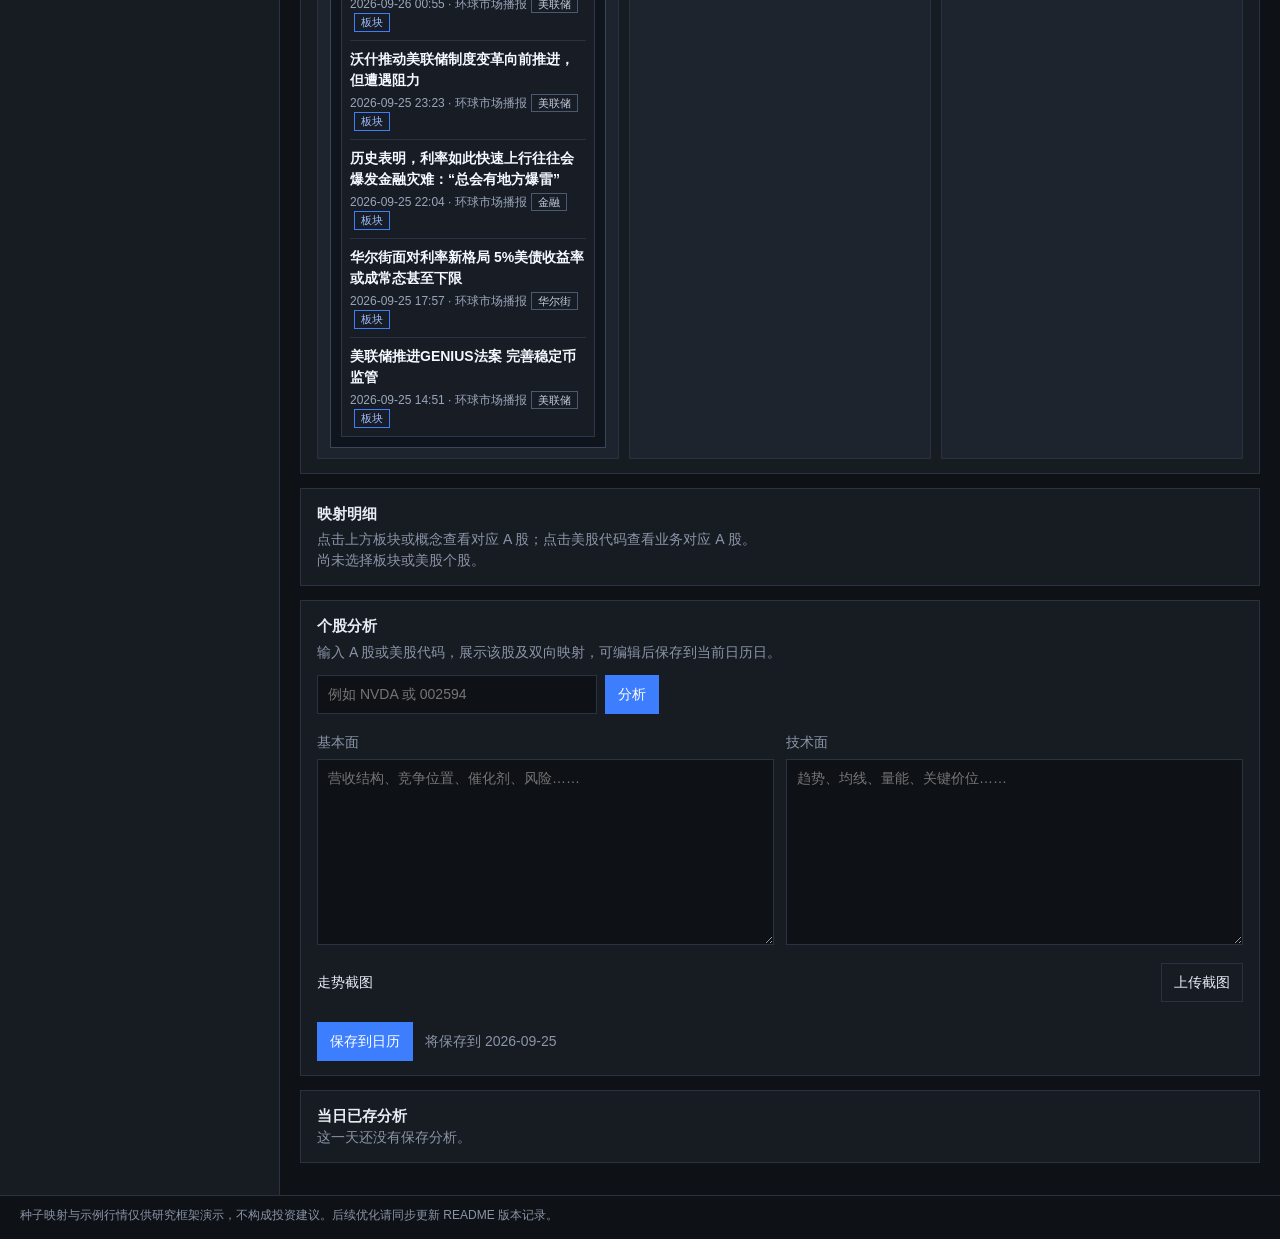
<file: archive/2026-09-01_1252.html>
<!DOCTYPE html>
<html lang="zh-CN">
<head>
  <base href="../" />

  <meta charset="UTF-8" />
  <meta name="viewport" content="width=device-width, initial-scale=1, viewport-fit=cover" />
  <meta name="theme-color" content="#171b22" />
  <meta name="mobile-web-app-capable" content="yes" />
  <meta name="apple-mobile-web-app-capable" content="yes" />
  <meta name="apple-mobile-web-app-status-bar-style" content="black-translucent" />
  <meta name="apple-mobile-web-app-title" content="A股筛选" />
  <title>A股筛选 · 美股热度映射</title>
  <!-- pageUpdated: 2026-09-01 12:52 CST · briefingUsDate: 2026-08-31 · snapshot: 2026-09-01_1252 -->
  <link rel="manifest" href="manifest.json" />
  <link rel="icon" href="icons/icon.svg" type="image/svg+xml" />
  <link rel="apple-touch-icon" href="icons/apple-touch-icon.png" />
  <link rel="stylesheet" href="css/app.css" />
</head>
<body>
  <div class="page-snapshot-banner">页面快照 · 保存于 2026-09-01 12:52（北京时间） · 对应美股交易日 2026-08-31 · 工作副本请打开 <a href="index.html">index.html</a> · 本文件 archive/2026-09-01_1252.html</div>

  <header class="topbar">
    <div class="brand">
      <div class="brand-title">A股筛选 · 美股热度映射</div>
      <div class="brand-meta">
        <span class="badge">v0.1.19</span>
        <span class="muted" id="page-stamp">日历按美股交易日归档</span>
      </div>
    </div>
    <div class="topbar-tools">
      <button type="button" class="btn ghost" data-action="reload-app">刷新</button>
      <button type="button" class="btn ghost" id="btn-mapping-help">映射说明</button>
    </div>
  </header>

  <div id="date-bar" class="date-bar"></div>
  <div id="cal-backdrop" class="cal-backdrop" data-action="close-cal" hidden></div>

  <div class="workspace">
    <aside class="sidebar" id="calendar-drawer">
      <div id="calendar-root"></div>
      <div class="cal-legend">
        <span><i class="dot gold"></i>有板块日榜</span>
        <span><i class="dot brief"></i>有隔夜简报</span>
        <span><i class="dot blue"></i>有分析笔记</span>
      </div>
    </aside>

    <main class="main">
      <section class="panel search-panel foldable" id="search-panel">
        <div class="panel-head">
          <div class="fold-head-text">
            <h2>多选检索</h2>
            <p class="muted">搜索并多选股票，分析结果紧挨在输入框下方。</p>
          </div>
          <button type="button" class="btn ghost fold-toggle" data-action="toggle-fold" data-fold="search-panel">展开</button>
        </div>
        <div class="search-box" id="search-box">
          <label class="sr-only" for="search-input">多选搜索股票</label>
          <input id="search-input" type="text" autocomplete="off" placeholder="输入代码或名称，可同时多选" />
          <div id="search-dropdown" class="search-dropdown" hidden></div>
          <div id="search-chips" class="chip-row"></div>
        </div>
        <div id="search-results-root" class="search-results"></div>
      </section>

      <section id="briefing-root" class="panel"></section>
      <section id="board-root" class="panel"></section>
      <section id="drilldown-root" class="panel"></section>

      <section class="panel analysis-panel foldable" id="analysis-panel">
        <div class="panel-head">
          <div class="fold-head-text">
            <h2>个股分析</h2>
            <p class="muted">输入 A 股或美股代码，展示该股及双向映射，可编辑后保存到当前日历日。</p>
          </div>
          <button type="button" class="btn ghost fold-toggle" data-action="toggle-fold" data-fold="analysis-panel">展开</button>
        </div>
        <form id="analysis-form" class="analysis-form">
          <input id="ticker-input" type="text" maxlength="12" placeholder="例如 NVDA 或 002594" />
          <button type="submit" class="btn primary">分析</button>
        </form>
        <div id="analysis-chips" class="chip-row"></div>
        <p id="no-data-hint" class="hint" hidden>暂无内置基本面/技术面数据。请上传走势截图并在下方填写备注后保存。</p>
        <div class="analysis-cols">
          <div>
            <label for="fund-text">基本面</label>
            <textarea id="fund-text" rows="8" placeholder="营收结构、竞争位置、催化剂、风险……"></textarea>
          </div>
          <div>
            <label for="tech-text">技术面</label>
            <textarea id="tech-text" rows="8" placeholder="趋势、均线、量能、关键价位……"></textarea>
          </div>
        </div>
        <div class="shot-block">
          <div class="shot-head">
            <span>走势截图</span>
            <label class="btn ghost file-btn">
              上传截图
              <input id="shot-input" type="file" accept="image/*" multiple hidden />
            </label>
          </div>
          <div id="shot-previews" class="shot-previews"></div>
        </div>
        <div class="analysis-actions">
          <button type="button" class="btn primary" id="save-btn">保存到日历</button>
          <span id="save-hint" class="muted"></span>
        </div>
      </section>

      <section class="panel day-notes-panel" id="day-notes-panel">
        <div class="panel-head">
          <h2>当日已存分析</h2>
        </div>
        <div id="day-notes-root"></div>
      </section>

    </main>
  </div>

  <div id="modal-root"></div>
  <div id="toast-root" class="toast" hidden></div>

  <footer class="footer">
    种子映射与示例行情仅供研究框架演示，不构成投资建议。后续优化请同步更新 README 版本记录。
  </footer>

  <script src="js/data/mapping-seed.js"></script>
  <script src="js/data/mapping.js"></script>
  <script src="js/data/sample-board.js"></script>
  <script src="js/data/market-context.js"></script>
  <script src="js/data/sample-analysis.js"></script>
  <script src="js/data/briefings.js"></script>
  <script src="js/store.js"></script>
  <script src="js/app.js"></script>
</body>
</html>
</file>
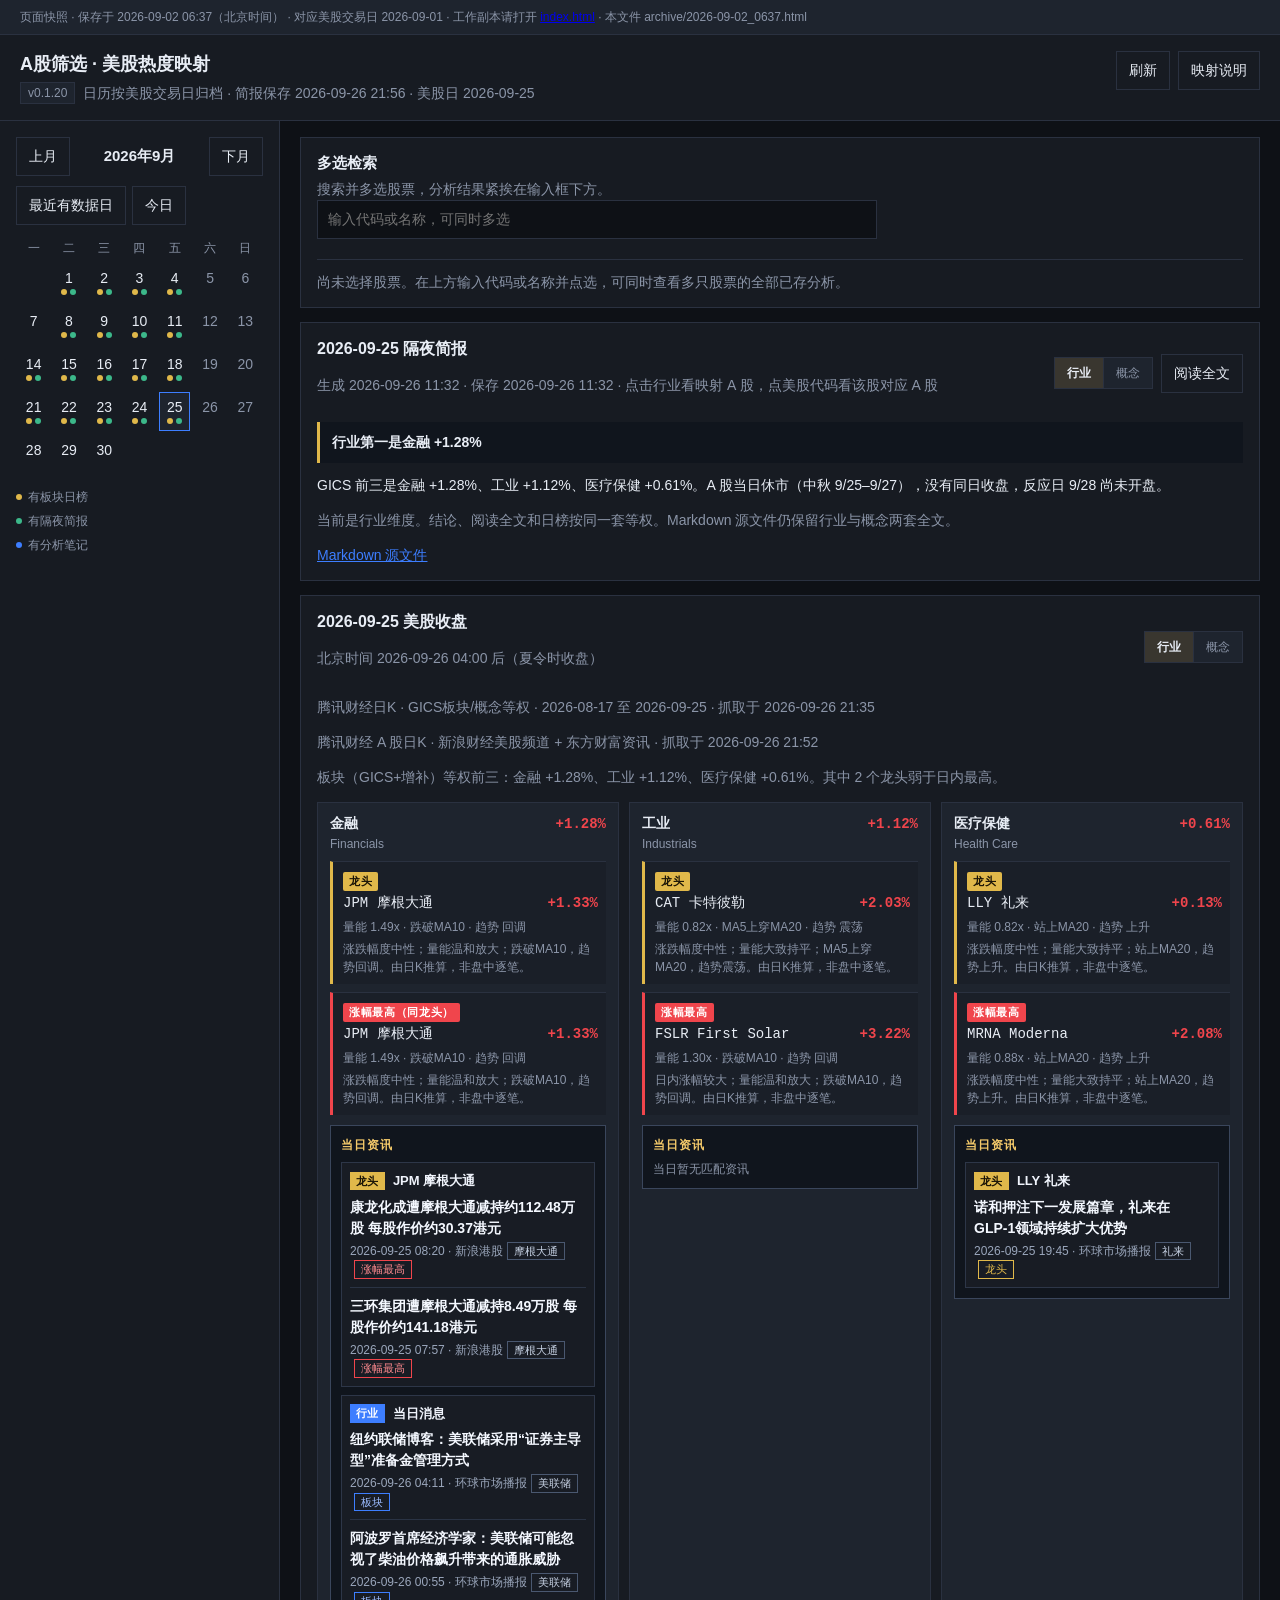
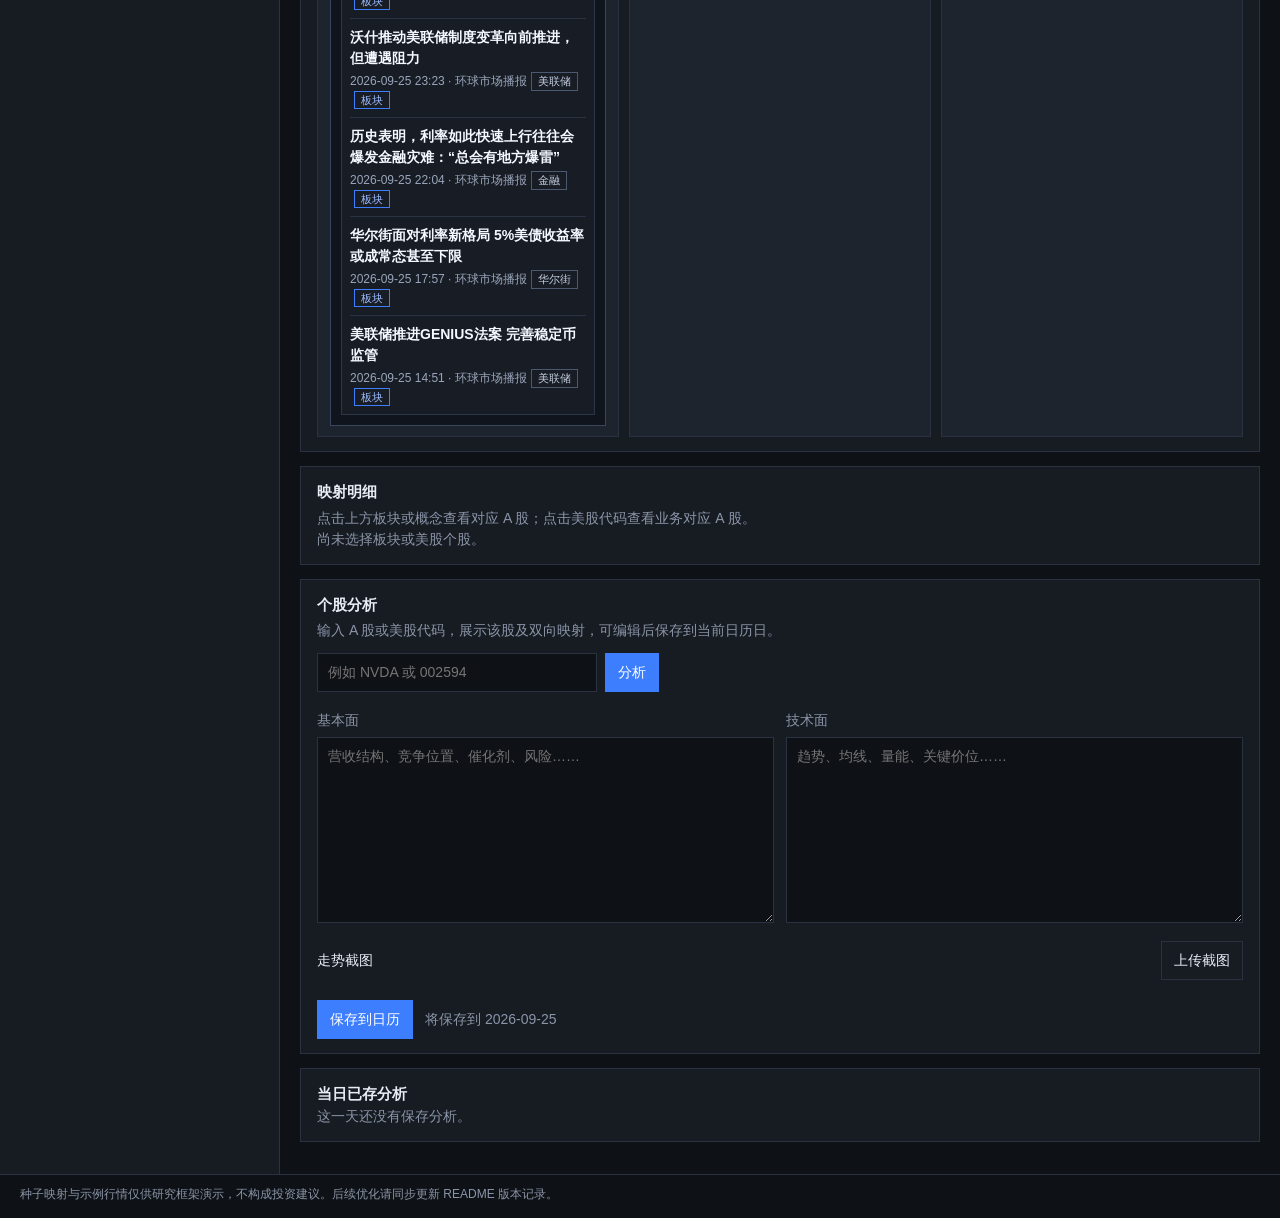
<file: archive/2026-09-02_0637.html>
<!DOCTYPE html>
<html lang="zh-CN">
<head>
  <base href="../" />

  <meta charset="UTF-8" />
  <meta name="viewport" content="width=device-width, initial-scale=1, viewport-fit=cover" />
  <meta name="theme-color" content="#171b22" />
  <meta name="mobile-web-app-capable" content="yes" />
  <meta name="apple-mobile-web-app-capable" content="yes" />
  <meta name="apple-mobile-web-app-status-bar-style" content="black-translucent" />
  <meta name="apple-mobile-web-app-title" content="A股筛选" />
  <title>A股筛选 · 美股热度映射</title>
  <!-- pageUpdated: 2026-09-02 06:37 CST · briefingUsDate: 2026-09-01 · snapshot: 2026-09-02_0637 -->
  <link rel="manifest" href="manifest.json" />
  <link rel="icon" href="icons/icon.svg" type="image/svg+xml" />
  <link rel="apple-touch-icon" href="icons/apple-touch-icon.png" />
  <link rel="stylesheet" href="css/app.css" />
</head>
<body>
  <div class="page-snapshot-banner">页面快照 · 保存于 2026-09-02 06:37（北京时间） · 对应美股交易日 2026-09-01 · 工作副本请打开 <a href="index.html">index.html</a> · 本文件 archive/2026-09-02_0637.html</div>

  <header class="topbar">
    <div class="brand">
      <div class="brand-title">A股筛选 · 美股热度映射</div>
      <div class="brand-meta">
        <span class="badge">v0.1.20</span>
        <span class="muted" id="page-stamp">日历按美股交易日归档</span>
      </div>
    </div>
    <div class="topbar-tools">
      <button type="button" class="btn ghost" data-action="reload-app">刷新</button>
      <button type="button" class="btn ghost" id="btn-mapping-help">映射说明</button>
    </div>
  </header>

  <div id="date-bar" class="date-bar"></div>
  <div id="cal-backdrop" class="cal-backdrop" data-action="close-cal" hidden></div>

  <div class="workspace">
    <aside class="sidebar" id="calendar-drawer">
      <div id="calendar-root"></div>
      <div class="cal-legend">
        <span><i class="dot gold"></i>有板块日榜</span>
        <span><i class="dot brief"></i>有隔夜简报</span>
        <span><i class="dot blue"></i>有分析笔记</span>
      </div>
    </aside>

    <main class="main">
      <section class="panel search-panel foldable" id="search-panel">
        <div class="panel-head">
          <div class="fold-head-text">
            <h2>多选检索</h2>
            <p class="muted">搜索并多选股票，分析结果紧挨在输入框下方。</p>
          </div>
          <button type="button" class="btn ghost fold-toggle" data-action="toggle-fold" data-fold="search-panel">展开</button>
        </div>
        <div class="search-box" id="search-box">
          <label class="sr-only" for="search-input">多选搜索股票</label>
          <input id="search-input" type="text" autocomplete="off" placeholder="输入代码或名称，可同时多选" />
          <div id="search-dropdown" class="search-dropdown" hidden></div>
          <div id="search-chips" class="chip-row"></div>
        </div>
        <div id="search-results-root" class="search-results"></div>
      </section>

      <section id="briefing-root" class="panel"></section>
      <section id="board-root" class="panel"></section>
      <section id="drilldown-root" class="panel"></section>

      <section class="panel analysis-panel foldable" id="analysis-panel">
        <div class="panel-head">
          <div class="fold-head-text">
            <h2>个股分析</h2>
            <p class="muted">输入 A 股或美股代码，展示该股及双向映射，可编辑后保存到当前日历日。</p>
          </div>
          <button type="button" class="btn ghost fold-toggle" data-action="toggle-fold" data-fold="analysis-panel">展开</button>
        </div>
        <form id="analysis-form" class="analysis-form">
          <input id="ticker-input" type="text" maxlength="12" placeholder="例如 NVDA 或 002594" />
          <button type="submit" class="btn primary">分析</button>
        </form>
        <div id="analysis-chips" class="chip-row"></div>
        <p id="no-data-hint" class="hint" hidden>暂无内置基本面/技术面数据。请上传走势截图并在下方填写备注后保存。</p>
        <div class="analysis-cols">
          <div>
            <label for="fund-text">基本面</label>
            <textarea id="fund-text" rows="8" placeholder="营收结构、竞争位置、催化剂、风险……"></textarea>
          </div>
          <div>
            <label for="tech-text">技术面</label>
            <textarea id="tech-text" rows="8" placeholder="趋势、均线、量能、关键价位……"></textarea>
          </div>
        </div>
        <div class="shot-block">
          <div class="shot-head">
            <span>走势截图</span>
            <label class="btn ghost file-btn">
              上传截图
              <input id="shot-input" type="file" accept="image/*" multiple hidden />
            </label>
          </div>
          <div id="shot-previews" class="shot-previews"></div>
        </div>
        <div class="analysis-actions">
          <button type="button" class="btn primary" id="save-btn">保存到日历</button>
          <span id="save-hint" class="muted"></span>
        </div>
      </section>

      <section class="panel day-notes-panel" id="day-notes-panel">
        <div class="panel-head">
          <h2>当日已存分析</h2>
        </div>
        <div id="day-notes-root"></div>
      </section>

    </main>
  </div>

  <div id="modal-root"></div>
  <div id="toast-root" class="toast" hidden></div>

  <footer class="footer">
    种子映射与示例行情仅供研究框架演示，不构成投资建议。后续优化请同步更新 README 版本记录。
  </footer>

  <script src="js/data/mapping.js"></script>
  <script src="js/data/sample-board.js"></script>
  <script src="js/data/market-context.js"></script>
  <script src="js/data/sample-analysis.js"></script>
  <script src="js/data/briefings.js"></script>
  <script src="js/store.js"></script>
  <script src="js/app.js"></script>
</body>
</html>
</file>
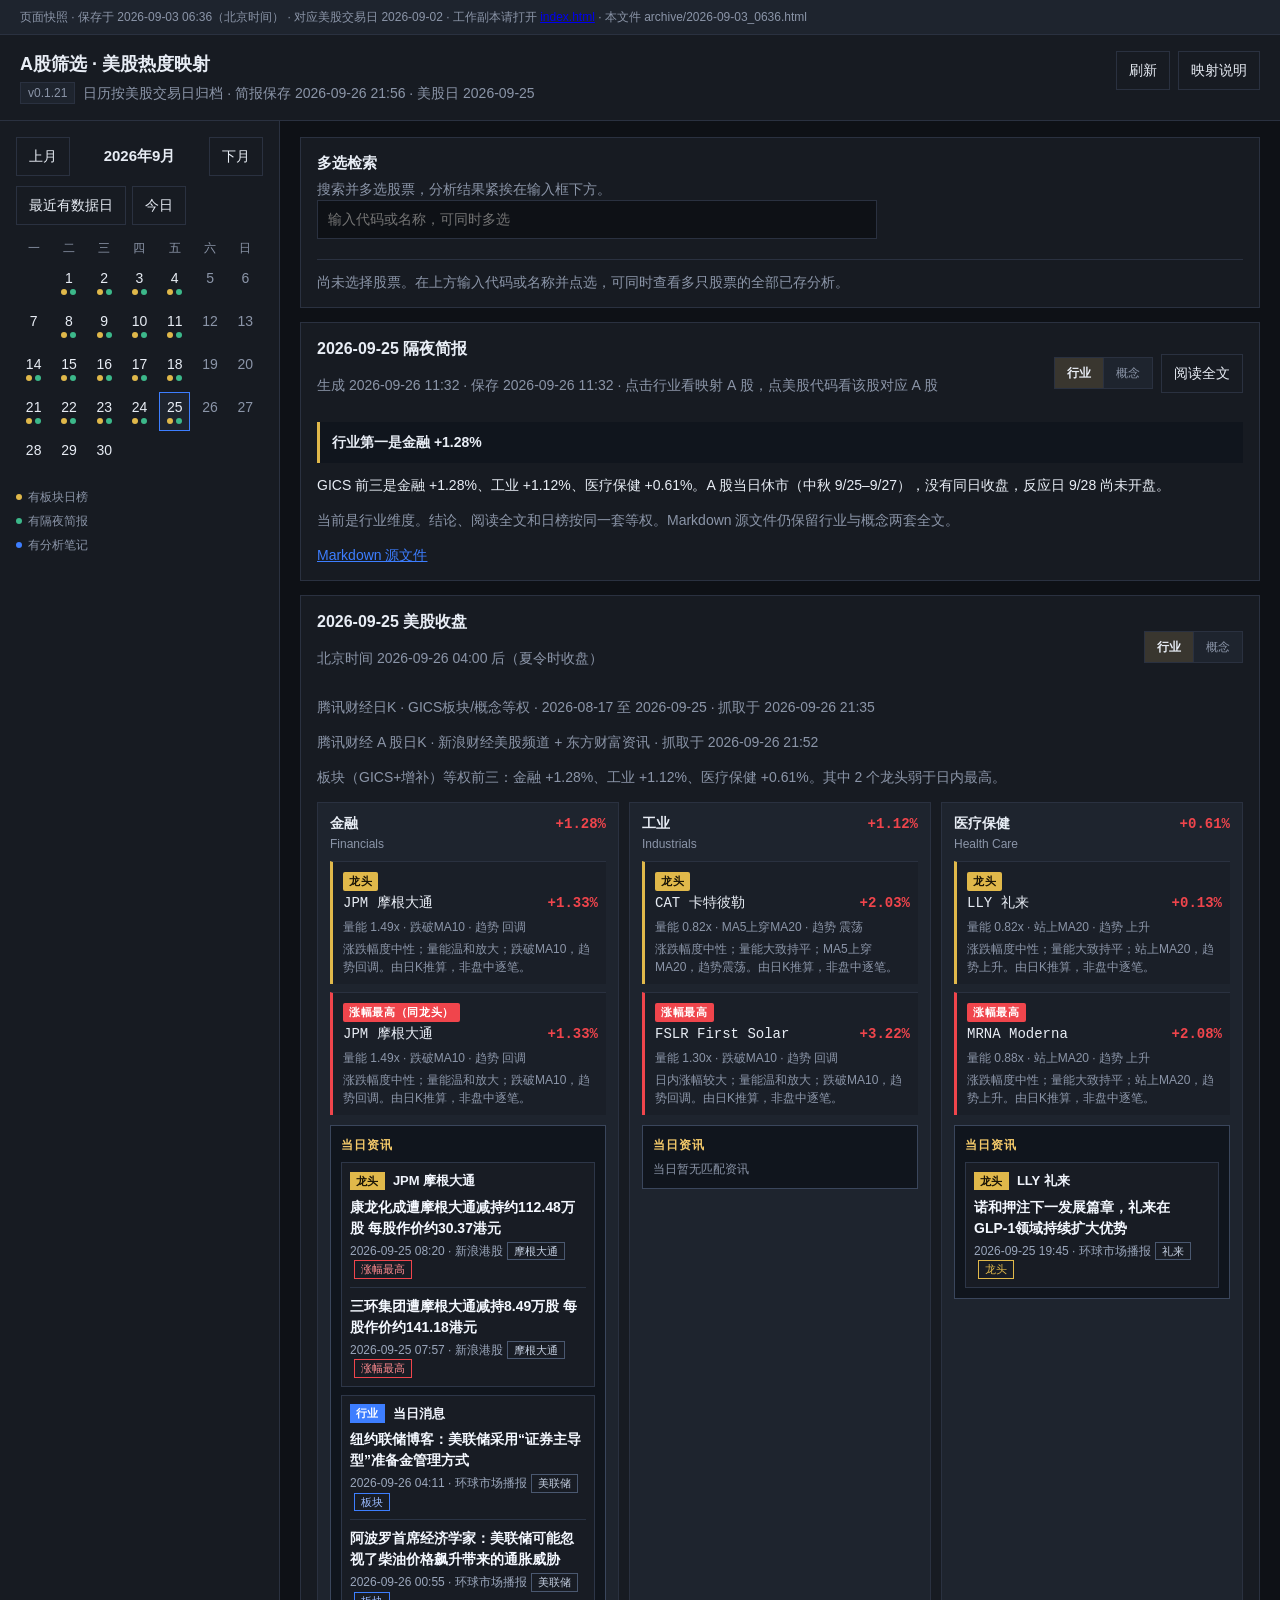
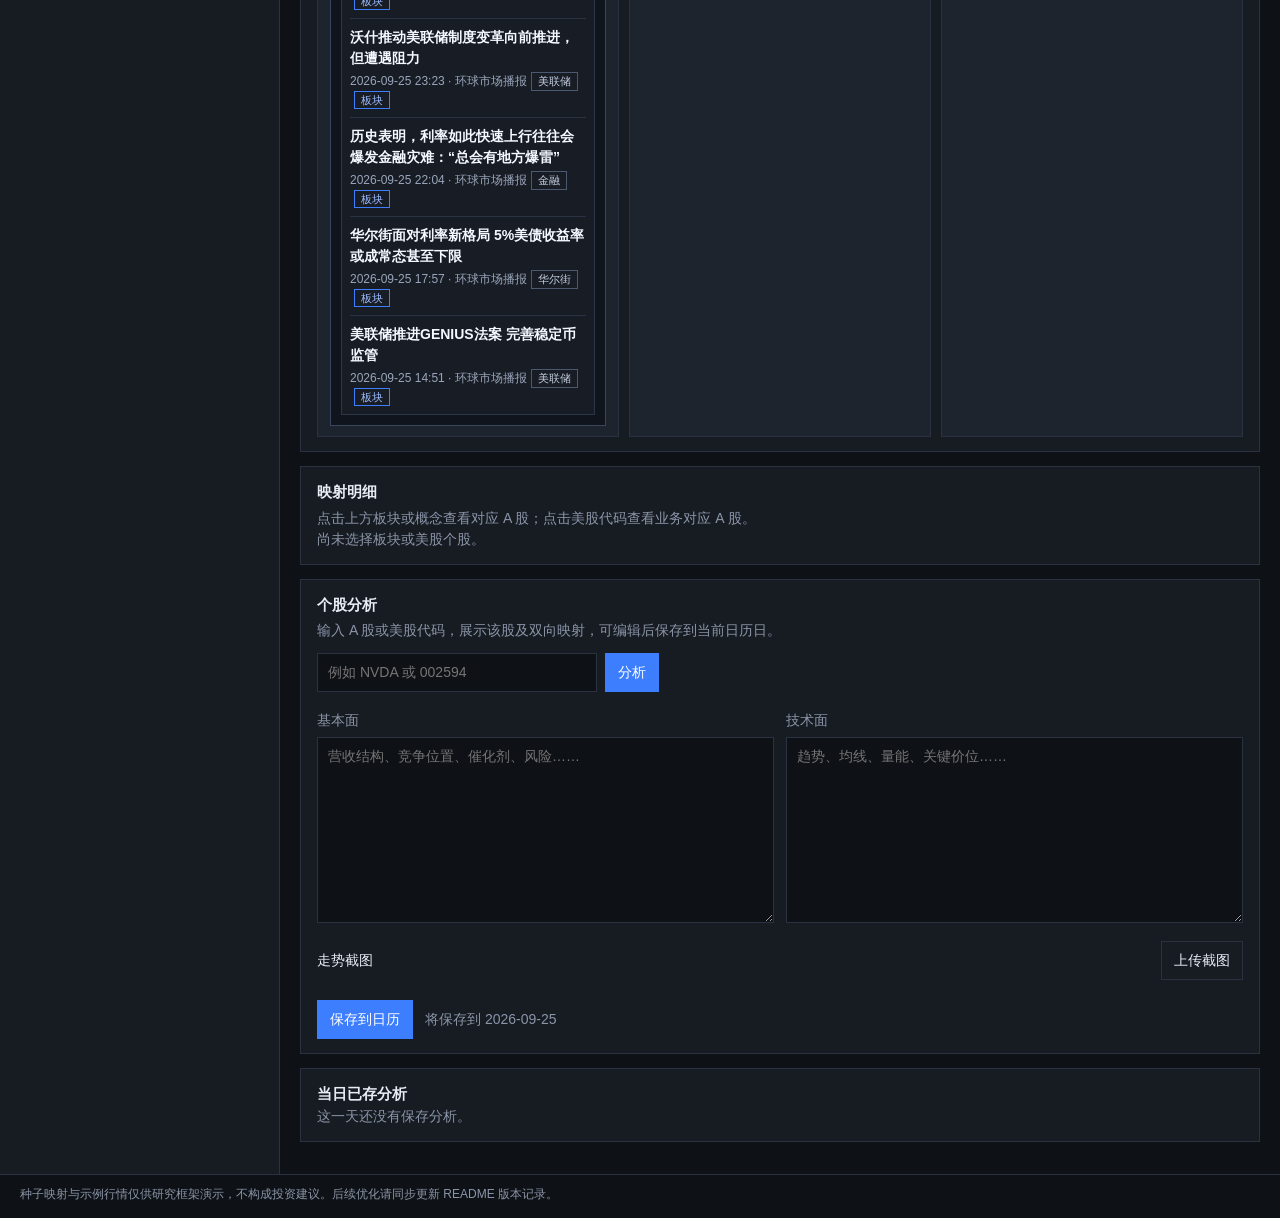
<file: archive/2026-09-03_0636.html>
<!DOCTYPE html>
<html lang="zh-CN">
<head>
  <base href="../" />

  <meta charset="UTF-8" />
  <meta name="viewport" content="width=device-width, initial-scale=1, viewport-fit=cover" />
  <meta name="theme-color" content="#171b22" />
  <meta name="mobile-web-app-capable" content="yes" />
  <meta name="apple-mobile-web-app-capable" content="yes" />
  <meta name="apple-mobile-web-app-status-bar-style" content="black-translucent" />
  <meta name="apple-mobile-web-app-title" content="A股筛选" />
  <title>A股筛选 · 美股热度映射</title>
  <!-- pageUpdated: 2026-09-03 06:36 CST · briefingUsDate: 2026-09-02 · snapshot: 2026-09-03_0636 -->
  <link rel="manifest" href="manifest.json" />
  <link rel="icon" href="icons/icon.svg" type="image/svg+xml" />
  <link rel="apple-touch-icon" href="icons/apple-touch-icon.png" />
  <link rel="stylesheet" href="css/app.css" />
</head>
<body>
  <div class="page-snapshot-banner">页面快照 · 保存于 2026-09-03 06:36（北京时间） · 对应美股交易日 2026-09-02 · 工作副本请打开 <a href="index.html">index.html</a> · 本文件 archive/2026-09-03_0636.html</div>

  <header class="topbar">
    <div class="brand">
      <div class="brand-title">A股筛选 · 美股热度映射</div>
      <div class="brand-meta">
        <span class="badge">v0.1.21</span>
        <span class="muted" id="page-stamp">日历按美股交易日归档</span>
      </div>
    </div>
    <div class="topbar-tools">
      <button type="button" class="btn ghost" data-action="reload-app">刷新</button>
      <button type="button" class="btn ghost" id="btn-mapping-help">映射说明</button>
    </div>
  </header>

  <div id="date-bar" class="date-bar"></div>
  <div id="cal-backdrop" class="cal-backdrop" data-action="close-cal" hidden></div>

  <div class="workspace">
    <aside class="sidebar" id="calendar-drawer">
      <div id="calendar-root"></div>
      <div class="cal-legend">
        <span><i class="dot gold"></i>有板块日榜</span>
        <span><i class="dot brief"></i>有隔夜简报</span>
        <span><i class="dot blue"></i>有分析笔记</span>
      </div>
    </aside>

    <main class="main">
      <section class="panel search-panel foldable" id="search-panel">
        <div class="panel-head">
          <div class="fold-head-text">
            <h2>多选检索</h2>
            <p class="muted">搜索并多选股票，分析结果紧挨在输入框下方。</p>
          </div>
          <button type="button" class="btn ghost fold-toggle" data-action="toggle-fold" data-fold="search-panel">展开</button>
        </div>
        <div class="search-box" id="search-box">
          <label class="sr-only" for="search-input">多选搜索股票</label>
          <input id="search-input" type="text" autocomplete="off" placeholder="输入代码或名称，可同时多选" />
          <div id="search-dropdown" class="search-dropdown" hidden></div>
          <div id="search-chips" class="chip-row"></div>
        </div>
        <div id="search-results-root" class="search-results"></div>
      </section>

      <section id="briefing-root" class="panel"></section>
      <section id="board-root" class="panel"></section>
      <section id="drilldown-root" class="panel"></section>

      <section class="panel analysis-panel foldable" id="analysis-panel">
        <div class="panel-head">
          <div class="fold-head-text">
            <h2>个股分析</h2>
            <p class="muted">输入 A 股或美股代码，展示该股及双向映射，可编辑后保存到当前日历日。</p>
          </div>
          <button type="button" class="btn ghost fold-toggle" data-action="toggle-fold" data-fold="analysis-panel">展开</button>
        </div>
        <form id="analysis-form" class="analysis-form">
          <input id="ticker-input" type="text" maxlength="12" placeholder="例如 NVDA 或 002594" />
          <button type="submit" class="btn primary">分析</button>
        </form>
        <div id="analysis-chips" class="chip-row"></div>
        <p id="no-data-hint" class="hint" hidden>暂无内置基本面/技术面数据。请上传走势截图并在下方填写备注后保存。</p>
        <div class="analysis-cols">
          <div>
            <label for="fund-text">基本面</label>
            <textarea id="fund-text" rows="8" placeholder="营收结构、竞争位置、催化剂、风险……"></textarea>
          </div>
          <div>
            <label for="tech-text">技术面</label>
            <textarea id="tech-text" rows="8" placeholder="趋势、均线、量能、关键价位……"></textarea>
          </div>
        </div>
        <div class="shot-block">
          <div class="shot-head">
            <span>走势截图</span>
            <label class="btn ghost file-btn">
              上传截图
              <input id="shot-input" type="file" accept="image/*" multiple hidden />
            </label>
          </div>
          <div id="shot-previews" class="shot-previews"></div>
        </div>
        <div class="analysis-actions">
          <button type="button" class="btn primary" id="save-btn">保存到日历</button>
          <span id="save-hint" class="muted"></span>
        </div>
      </section>

      <section class="panel day-notes-panel" id="day-notes-panel">
        <div class="panel-head">
          <h2>当日已存分析</h2>
        </div>
        <div id="day-notes-root"></div>
      </section>

    </main>
  </div>

  <div id="modal-root"></div>
  <div id="toast-root" class="toast" hidden></div>

  <footer class="footer">
    种子映射与示例行情仅供研究框架演示，不构成投资建议。后续优化请同步更新 README 版本记录。
  </footer>

  <script src="js/data/mapping.js"></script>
  <script src="js/data/sample-board.js"></script>
  <script src="js/data/market-context.js"></script>
  <script src="js/data/sample-analysis.js"></script>
  <script src="js/data/briefings.js"></script>
  <script src="js/store.js"></script>
  <script src="js/app.js"></script>
</body>
</html>
</file>
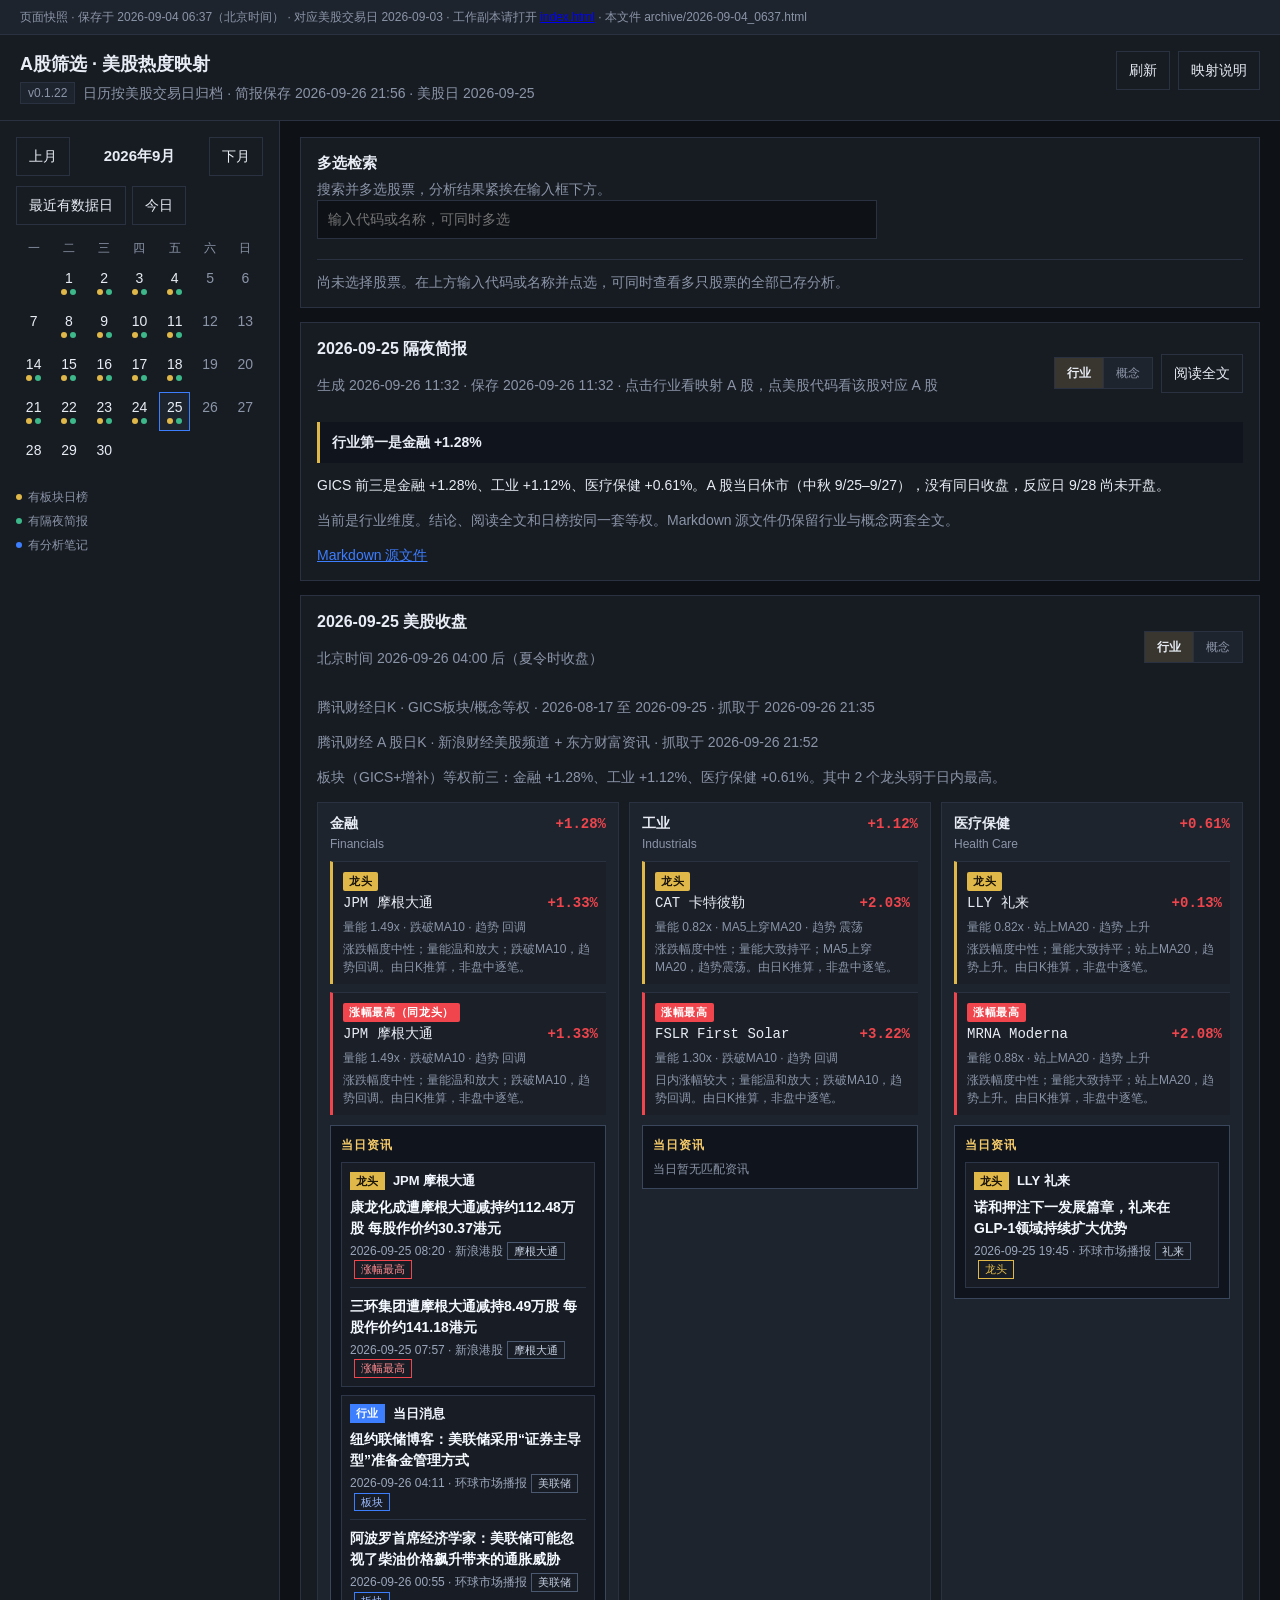
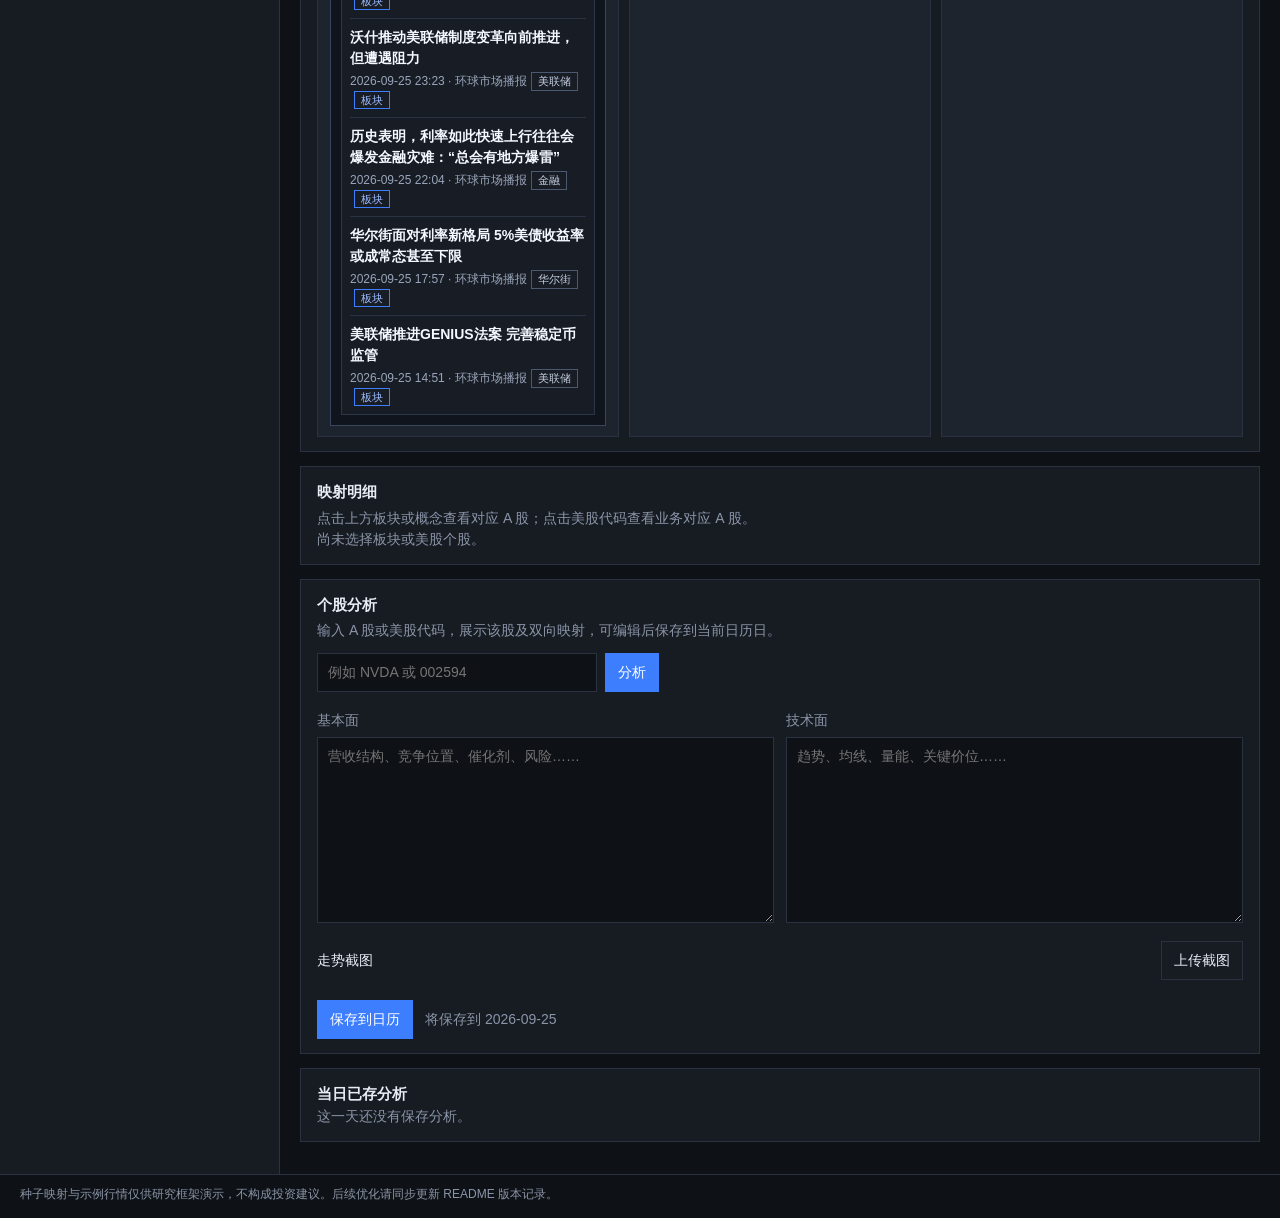
<file: archive/2026-09-04_0637.html>
<!DOCTYPE html>
<html lang="zh-CN">
<head>
  <base href="../" />

  <meta charset="UTF-8" />
  <meta name="viewport" content="width=device-width, initial-scale=1, viewport-fit=cover" />
  <meta name="theme-color" content="#171b22" />
  <meta name="mobile-web-app-capable" content="yes" />
  <meta name="apple-mobile-web-app-capable" content="yes" />
  <meta name="apple-mobile-web-app-status-bar-style" content="black-translucent" />
  <meta name="apple-mobile-web-app-title" content="A股筛选" />
  <title>A股筛选 · 美股热度映射</title>
  <!-- pageUpdated: 2026-09-04 06:37 CST · briefingUsDate: 2026-09-03 · snapshot: 2026-09-04_0637 -->
  <link rel="manifest" href="manifest.json" />
  <link rel="icon" href="icons/icon.svg" type="image/svg+xml" />
  <link rel="apple-touch-icon" href="icons/apple-touch-icon.png" />
  <link rel="stylesheet" href="css/app.css" />
</head>
<body>
  <div class="page-snapshot-banner">页面快照 · 保存于 2026-09-04 06:37（北京时间） · 对应美股交易日 2026-09-03 · 工作副本请打开 <a href="index.html">index.html</a> · 本文件 archive/2026-09-04_0637.html</div>

  <header class="topbar">
    <div class="brand">
      <div class="brand-title">A股筛选 · 美股热度映射</div>
      <div class="brand-meta">
        <span class="badge">v0.1.22</span>
        <span class="muted" id="page-stamp">日历按美股交易日归档</span>
      </div>
    </div>
    <div class="topbar-tools">
      <button type="button" class="btn ghost" data-action="reload-app">刷新</button>
      <button type="button" class="btn ghost" id="btn-mapping-help">映射说明</button>
    </div>
  </header>

  <div id="date-bar" class="date-bar"></div>
  <div id="cal-backdrop" class="cal-backdrop" data-action="close-cal" hidden></div>

  <div class="workspace">
    <aside class="sidebar" id="calendar-drawer">
      <div id="calendar-root"></div>
      <div class="cal-legend">
        <span><i class="dot gold"></i>有板块日榜</span>
        <span><i class="dot brief"></i>有隔夜简报</span>
        <span><i class="dot blue"></i>有分析笔记</span>
      </div>
    </aside>

    <main class="main">
      <section class="panel search-panel foldable" id="search-panel">
        <div class="panel-head">
          <div class="fold-head-text">
            <h2>多选检索</h2>
            <p class="muted">搜索并多选股票，分析结果紧挨在输入框下方。</p>
          </div>
          <button type="button" class="btn ghost fold-toggle" data-action="toggle-fold" data-fold="search-panel">展开</button>
        </div>
        <div class="search-box" id="search-box">
          <label class="sr-only" for="search-input">多选搜索股票</label>
          <input id="search-input" type="text" autocomplete="off" placeholder="输入代码或名称，可同时多选" />
          <div id="search-dropdown" class="search-dropdown" hidden></div>
          <div id="search-chips" class="chip-row"></div>
        </div>
        <div id="search-results-root" class="search-results"></div>
      </section>

      <section id="briefing-root" class="panel"></section>
      <section id="board-root" class="panel"></section>
      <section id="drilldown-root" class="panel"></section>

      <section class="panel analysis-panel foldable" id="analysis-panel">
        <div class="panel-head">
          <div class="fold-head-text">
            <h2>个股分析</h2>
            <p class="muted">输入 A 股或美股代码，展示该股及双向映射，可编辑后保存到当前日历日。</p>
          </div>
          <button type="button" class="btn ghost fold-toggle" data-action="toggle-fold" data-fold="analysis-panel">展开</button>
        </div>
        <form id="analysis-form" class="analysis-form">
          <input id="ticker-input" type="text" maxlength="12" placeholder="例如 NVDA 或 002594" />
          <button type="submit" class="btn primary">分析</button>
        </form>
        <div id="analysis-chips" class="chip-row"></div>
        <p id="no-data-hint" class="hint" hidden>暂无内置基本面/技术面数据。请上传走势截图并在下方填写备注后保存。</p>
        <div class="analysis-cols">
          <div>
            <label for="fund-text">基本面</label>
            <textarea id="fund-text" rows="8" placeholder="营收结构、竞争位置、催化剂、风险……"></textarea>
          </div>
          <div>
            <label for="tech-text">技术面</label>
            <textarea id="tech-text" rows="8" placeholder="趋势、均线、量能、关键价位……"></textarea>
          </div>
        </div>
        <div class="shot-block">
          <div class="shot-head">
            <span>走势截图</span>
            <label class="btn ghost file-btn">
              上传截图
              <input id="shot-input" type="file" accept="image/*" multiple hidden />
            </label>
          </div>
          <div id="shot-previews" class="shot-previews"></div>
        </div>
        <div class="analysis-actions">
          <button type="button" class="btn primary" id="save-btn">保存到日历</button>
          <span id="save-hint" class="muted"></span>
        </div>
      </section>

      <section class="panel day-notes-panel" id="day-notes-panel">
        <div class="panel-head">
          <h2>当日已存分析</h2>
        </div>
        <div id="day-notes-root"></div>
      </section>

    </main>
  </div>

  <div id="modal-root"></div>
  <div id="toast-root" class="toast" hidden></div>

  <footer class="footer">
    种子映射与示例行情仅供研究框架演示，不构成投资建议。后续优化请同步更新 README 版本记录。
  </footer>

  <script src="js/data/mapping.js"></script>
  <script src="js/data/sample-board.js"></script>
  <script src="js/data/market-context.js"></script>
  <script src="js/data/sample-analysis.js"></script>
  <script src="js/data/briefings.js"></script>
  <script src="js/store.js"></script>
  <script src="js/app.js"></script>
</body>
</html>
</file>
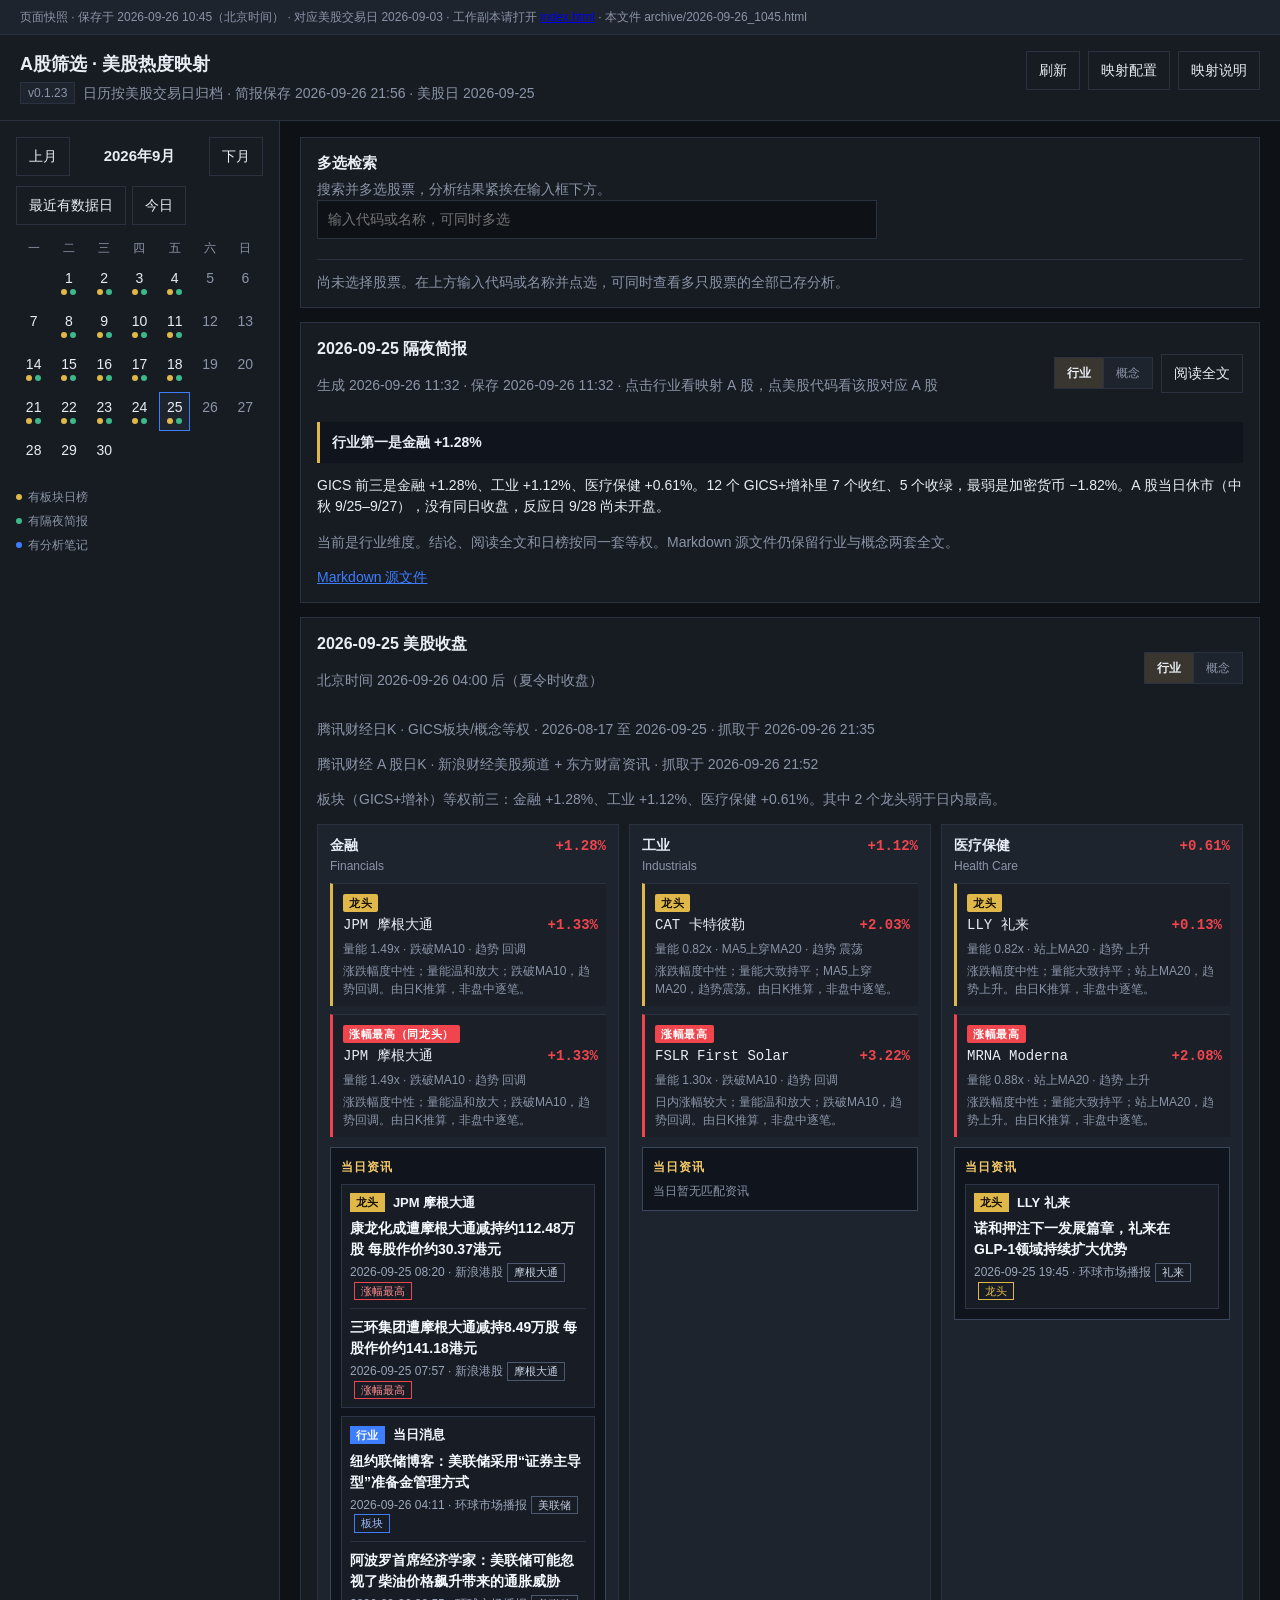
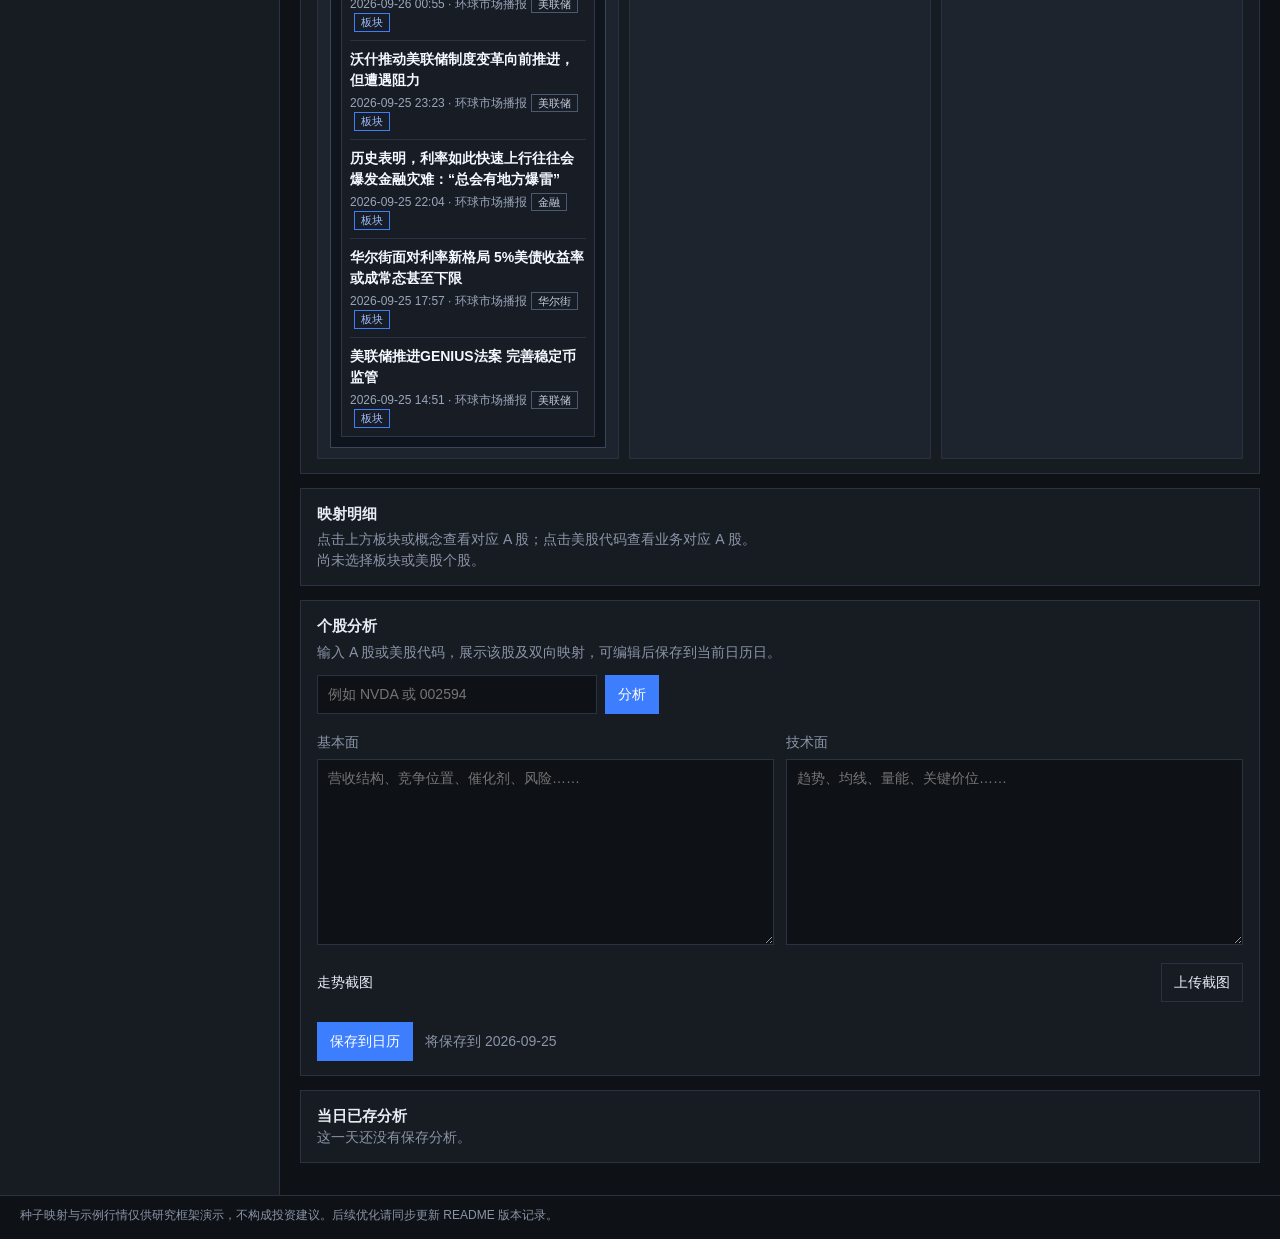
<file: archive/2026-09-26_1045.html>
<!DOCTYPE html>
<html lang="zh-CN">
<head>
  <base href="../" />

  <meta charset="UTF-8" />
  <meta name="viewport" content="width=device-width, initial-scale=1, viewport-fit=cover" />
  <meta name="theme-color" content="#171b22" />
  <meta name="mobile-web-app-capable" content="yes" />
  <meta name="apple-mobile-web-app-capable" content="yes" />
  <meta name="apple-mobile-web-app-status-bar-style" content="black-translucent" />
  <meta name="apple-mobile-web-app-title" content="A股筛选" />
  <title>A股筛选 · 美股热度映射</title>
  <!-- pageUpdated: 2026-09-26 10:45 CST · briefingUsDate: 2026-09-03 · snapshot: 2026-09-26_1045 -->
  <link rel="manifest" href="manifest.json" />
  <link rel="icon" href="icons/icon.svg" type="image/svg+xml" />
  <link rel="apple-touch-icon" href="icons/apple-touch-icon.png" />
  <link rel="stylesheet" href="css/app.css" />
</head>
<body>
  <div class="page-snapshot-banner">页面快照 · 保存于 2026-09-26 10:45（北京时间） · 对应美股交易日 2026-09-03 · 工作副本请打开 <a href="index.html">index.html</a> · 本文件 archive/2026-09-26_1045.html</div>

  <header class="topbar">
    <div class="brand">
      <div class="brand-title">A股筛选 · 美股热度映射</div>
      <div class="brand-meta">
        <span class="badge">v0.1.23</span>
        <span class="muted" id="page-stamp">日历按美股交易日归档</span>
      </div>
    </div>
    <div class="topbar-tools">
      <button type="button" class="btn ghost" data-action="reload-app">刷新</button>
      <a class="btn ghost" href="mapping.html">映射配置</a>
      <button type="button" class="btn ghost" id="btn-mapping-help">映射说明</button>
    </div>
  </header>

  <div id="date-bar" class="date-bar"></div>
  <div id="cal-backdrop" class="cal-backdrop" data-action="close-cal" hidden></div>

  <div class="workspace">
    <aside class="sidebar" id="calendar-drawer">
      <div id="calendar-root"></div>
      <div class="cal-legend">
        <span><i class="dot gold"></i>有板块日榜</span>
        <span><i class="dot brief"></i>有隔夜简报</span>
        <span><i class="dot blue"></i>有分析笔记</span>
      </div>
    </aside>

    <main class="main">
      <section class="panel search-panel foldable" id="search-panel">
        <div class="panel-head">
          <div class="fold-head-text">
            <h2>多选检索</h2>
            <p class="muted">搜索并多选股票，分析结果紧挨在输入框下方。</p>
          </div>
          <button type="button" class="btn ghost fold-toggle" data-action="toggle-fold" data-fold="search-panel">展开</button>
        </div>
        <div class="search-box" id="search-box">
          <label class="sr-only" for="search-input">多选搜索股票</label>
          <input id="search-input" type="text" autocomplete="off" placeholder="输入代码或名称，可同时多选" />
          <div id="search-dropdown" class="search-dropdown" hidden></div>
          <div id="search-chips" class="chip-row"></div>
        </div>
        <div id="search-results-root" class="search-results"></div>
      </section>

      <section id="briefing-root" class="panel"></section>
      <section id="board-root" class="panel"></section>
      <section id="drilldown-root" class="panel"></section>

      <section class="panel analysis-panel foldable" id="analysis-panel">
        <div class="panel-head">
          <div class="fold-head-text">
            <h2>个股分析</h2>
            <p class="muted">输入 A 股或美股代码，展示该股及双向映射，可编辑后保存到当前日历日。</p>
          </div>
          <button type="button" class="btn ghost fold-toggle" data-action="toggle-fold" data-fold="analysis-panel">展开</button>
        </div>
        <form id="analysis-form" class="analysis-form">
          <input id="ticker-input" type="text" maxlength="12" placeholder="例如 NVDA 或 002594" />
          <button type="submit" class="btn primary">分析</button>
        </form>
        <div id="analysis-chips" class="chip-row"></div>
        <p id="no-data-hint" class="hint" hidden>暂无内置基本面/技术面数据。请上传走势截图并在下方填写备注后保存。</p>
        <div class="analysis-cols">
          <div>
            <label for="fund-text">基本面</label>
            <textarea id="fund-text" rows="8" placeholder="营收结构、竞争位置、催化剂、风险……"></textarea>
          </div>
          <div>
            <label for="tech-text">技术面</label>
            <textarea id="tech-text" rows="8" placeholder="趋势、均线、量能、关键价位……"></textarea>
          </div>
        </div>
        <div class="shot-block">
          <div class="shot-head">
            <span>走势截图</span>
            <label class="btn ghost file-btn">
              上传截图
              <input id="shot-input" type="file" accept="image/*" multiple hidden />
            </label>
          </div>
          <div id="shot-previews" class="shot-previews"></div>
        </div>
        <div class="analysis-actions">
          <button type="button" class="btn primary" id="save-btn">保存到日历</button>
          <span id="save-hint" class="muted"></span>
        </div>
      </section>

      <section class="panel day-notes-panel" id="day-notes-panel">
        <div class="panel-head">
          <h2>当日已存分析</h2>
        </div>
        <div id="day-notes-root"></div>
      </section>

    </main>
  </div>

  <div id="modal-root"></div>
  <div id="toast-root" class="toast" hidden></div>

  <footer class="footer">
    种子映射与示例行情仅供研究框架演示，不构成投资建议。后续优化请同步更新 README 版本记录。
  </footer>

  <script src="js/data/mapping-seed.js"></script>
  <script src="js/data/mapping.js"></script>
  <script src="js/data/sample-board.js"></script>
  <script src="js/data/market-context.js"></script>
  <script src="js/data/sample-analysis.js"></script>
  <script src="js/data/briefings.js"></script>
  <script src="js/store.js"></script>
  <script src="js/app.js"></script>
</body>
</html>
</file>
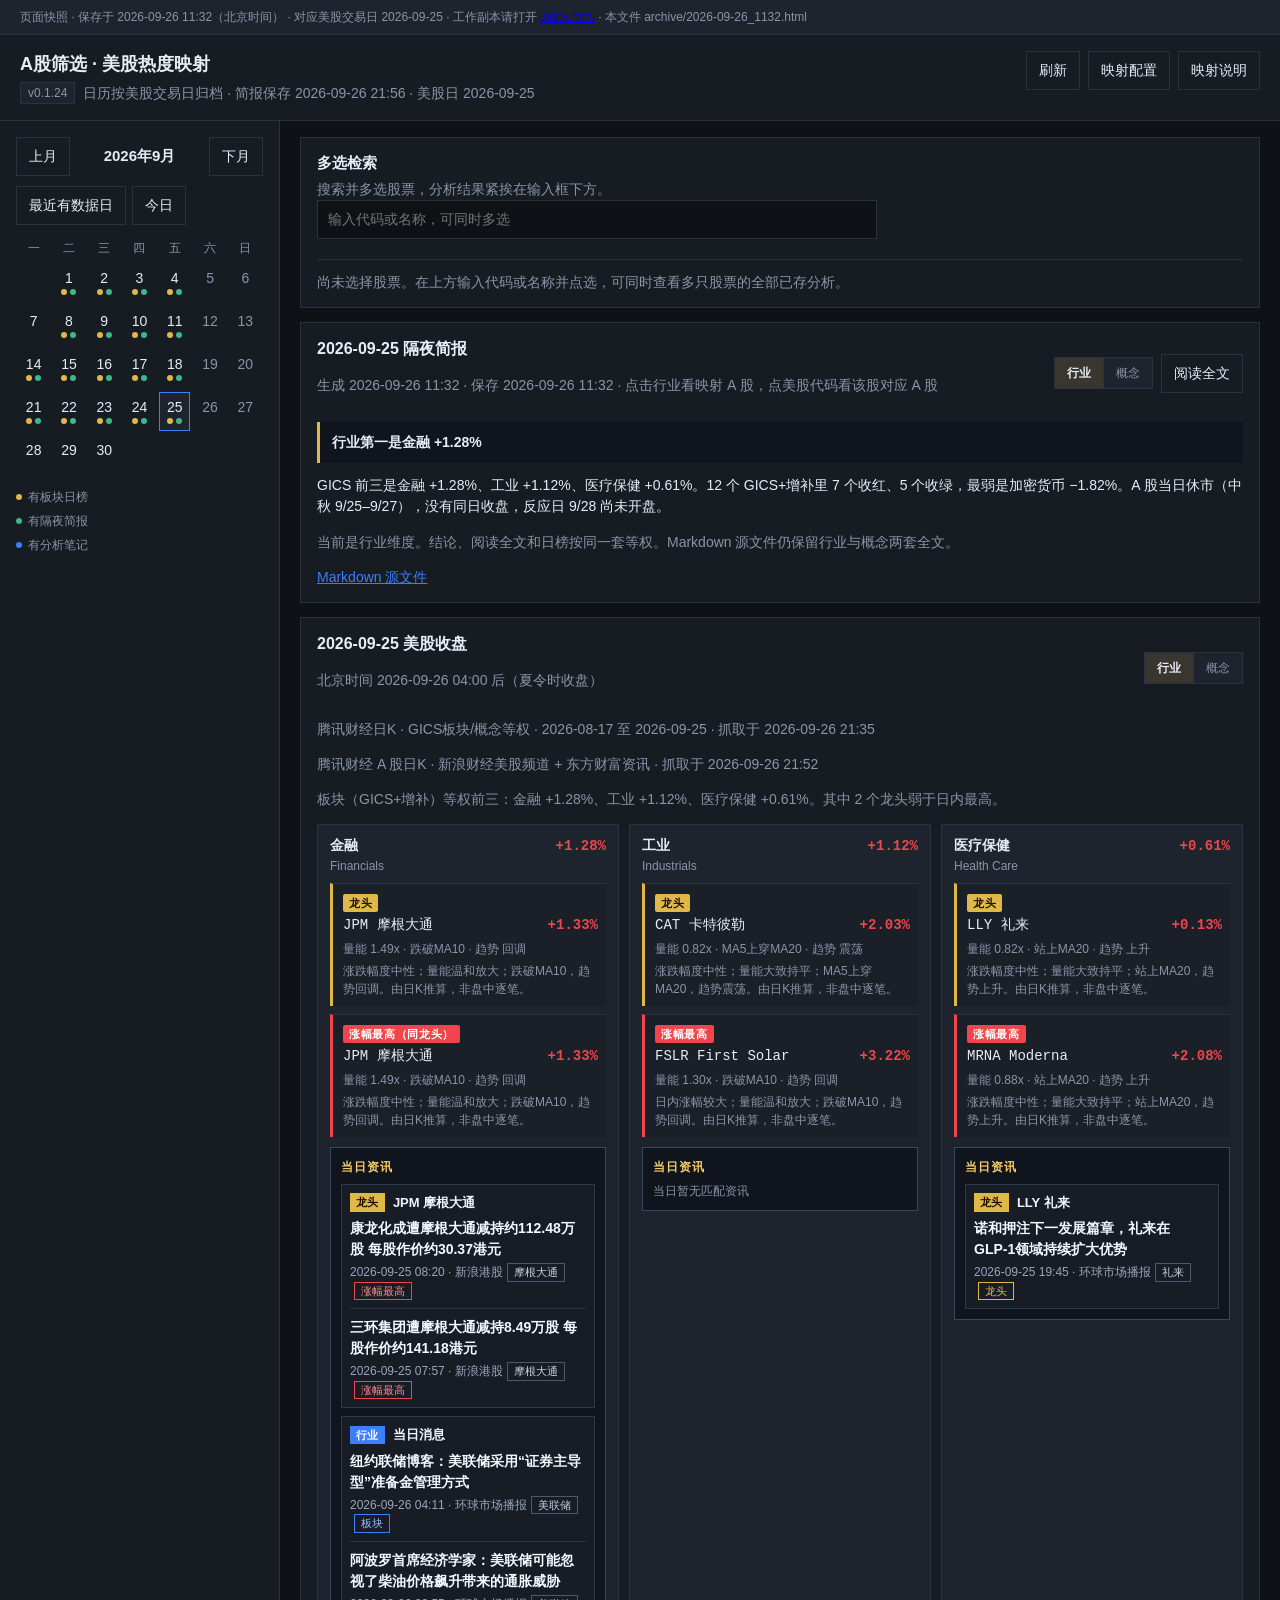
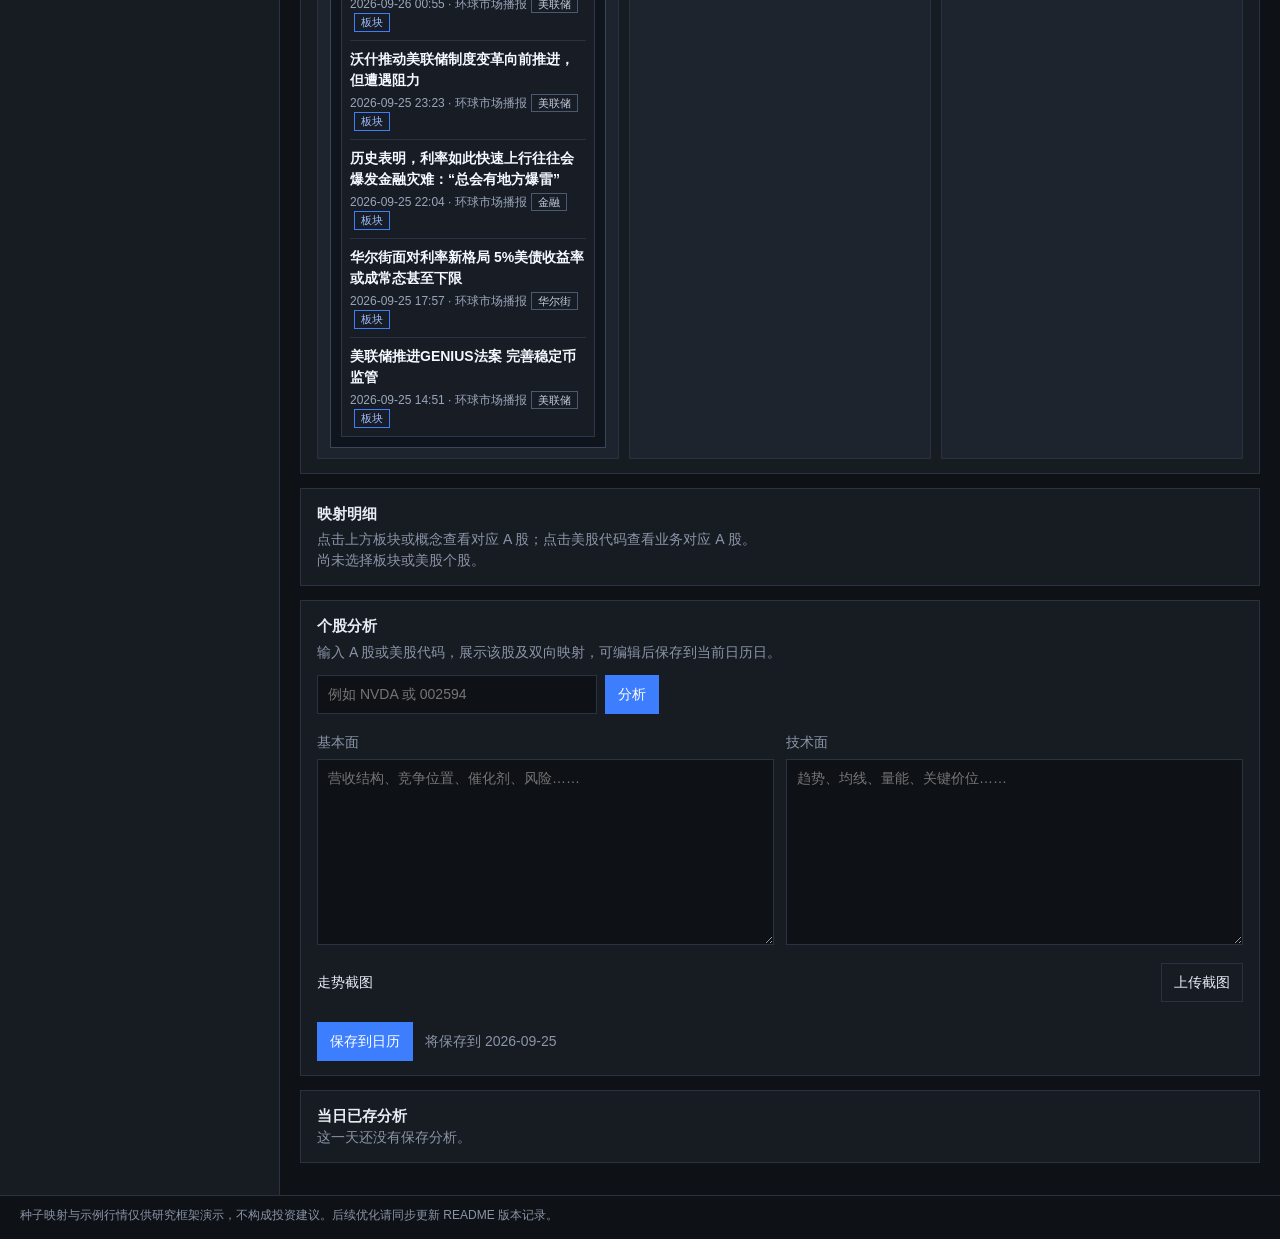
<file: archive/2026-09-26_1132.html>
<!DOCTYPE html>
<html lang="zh-CN">
<head>
  <base href="../" />

  <meta charset="UTF-8" />
  <meta name="viewport" content="width=device-width, initial-scale=1, viewport-fit=cover" />
  <meta name="theme-color" content="#171b22" />
  <meta name="mobile-web-app-capable" content="yes" />
  <meta name="apple-mobile-web-app-capable" content="yes" />
  <meta name="apple-mobile-web-app-status-bar-style" content="black-translucent" />
  <meta name="apple-mobile-web-app-title" content="A股筛选" />
  <title>A股筛选 · 美股热度映射</title>
  <!-- pageUpdated: 2026-09-26 11:32 CST · briefingUsDate: 2026-09-25 · snapshot: 2026-09-26_1132 -->
  <link rel="manifest" href="manifest.json" />
  <link rel="icon" href="icons/icon.svg" type="image/svg+xml" />
  <link rel="apple-touch-icon" href="icons/apple-touch-icon.png" />
  <link rel="stylesheet" href="css/app.css" />
</head>
<body>
  <div class="page-snapshot-banner">页面快照 · 保存于 2026-09-26 11:32（北京时间） · 对应美股交易日 2026-09-25 · 工作副本请打开 <a href="index.html">index.html</a> · 本文件 archive/2026-09-26_1132.html</div>

  <header class="topbar">
    <div class="brand">
      <div class="brand-title">A股筛选 · 美股热度映射</div>
      <div class="brand-meta">
        <span class="badge">v0.1.24</span>
        <span class="muted" id="page-stamp">日历按美股交易日归档</span>
      </div>
    </div>
    <div class="topbar-tools">
      <button type="button" class="btn ghost" data-action="reload-app">刷新</button>
      <a class="btn ghost" href="mapping.html">映射配置</a>
      <button type="button" class="btn ghost" id="btn-mapping-help">映射说明</button>
    </div>
  </header>

  <div id="date-bar" class="date-bar"></div>
  <div id="cal-backdrop" class="cal-backdrop" data-action="close-cal" hidden></div>

  <div class="workspace">
    <aside class="sidebar" id="calendar-drawer">
      <div id="calendar-root"></div>
      <div class="cal-legend">
        <span><i class="dot gold"></i>有板块日榜</span>
        <span><i class="dot brief"></i>有隔夜简报</span>
        <span><i class="dot blue"></i>有分析笔记</span>
      </div>
    </aside>

    <main class="main">
      <section class="panel search-panel foldable" id="search-panel">
        <div class="panel-head">
          <div class="fold-head-text">
            <h2>多选检索</h2>
            <p class="muted">搜索并多选股票，分析结果紧挨在输入框下方。</p>
          </div>
          <button type="button" class="btn ghost fold-toggle" data-action="toggle-fold" data-fold="search-panel">展开</button>
        </div>
        <div class="search-box" id="search-box">
          <label class="sr-only" for="search-input">多选搜索股票</label>
          <input id="search-input" type="text" autocomplete="off" placeholder="输入代码或名称，可同时多选" />
          <div id="search-dropdown" class="search-dropdown" hidden></div>
          <div id="search-chips" class="chip-row"></div>
        </div>
        <div id="search-results-root" class="search-results"></div>
      </section>

      <section id="briefing-root" class="panel"></section>
      <section id="board-root" class="panel"></section>
      <section id="drilldown-root" class="panel"></section>

      <section class="panel analysis-panel foldable" id="analysis-panel">
        <div class="panel-head">
          <div class="fold-head-text">
            <h2>个股分析</h2>
            <p class="muted">输入 A 股或美股代码，展示该股及双向映射，可编辑后保存到当前日历日。</p>
          </div>
          <button type="button" class="btn ghost fold-toggle" data-action="toggle-fold" data-fold="analysis-panel">展开</button>
        </div>
        <form id="analysis-form" class="analysis-form">
          <input id="ticker-input" type="text" maxlength="12" placeholder="例如 NVDA 或 002594" />
          <button type="submit" class="btn primary">分析</button>
        </form>
        <div id="analysis-chips" class="chip-row"></div>
        <p id="no-data-hint" class="hint" hidden>暂无内置基本面/技术面数据。请上传走势截图并在下方填写备注后保存。</p>
        <div class="analysis-cols">
          <div>
            <label for="fund-text">基本面</label>
            <textarea id="fund-text" rows="8" placeholder="营收结构、竞争位置、催化剂、风险……"></textarea>
          </div>
          <div>
            <label for="tech-text">技术面</label>
            <textarea id="tech-text" rows="8" placeholder="趋势、均线、量能、关键价位……"></textarea>
          </div>
        </div>
        <div class="shot-block">
          <div class="shot-head">
            <span>走势截图</span>
            <label class="btn ghost file-btn">
              上传截图
              <input id="shot-input" type="file" accept="image/*" multiple hidden />
            </label>
          </div>
          <div id="shot-previews" class="shot-previews"></div>
        </div>
        <div class="analysis-actions">
          <button type="button" class="btn primary" id="save-btn">保存到日历</button>
          <span id="save-hint" class="muted"></span>
        </div>
      </section>

      <section class="panel day-notes-panel" id="day-notes-panel">
        <div class="panel-head">
          <h2>当日已存分析</h2>
        </div>
        <div id="day-notes-root"></div>
      </section>

    </main>
  </div>

  <div id="modal-root"></div>
  <div id="toast-root" class="toast" hidden></div>

  <footer class="footer">
    种子映射与示例行情仅供研究框架演示，不构成投资建议。后续优化请同步更新 README 版本记录。
  </footer>

  <script src="js/data/mapping-seed.js"></script>
  <script src="js/data/mapping.js"></script>
  <script src="js/data/sample-board.js"></script>
  <script src="js/data/market-context.js"></script>
  <script src="js/data/sample-analysis.js"></script>
  <script src="js/data/briefings.js"></script>
  <script src="js/store.js"></script>
  <script src="js/app.js"></script>
</body>
</html>
</file>
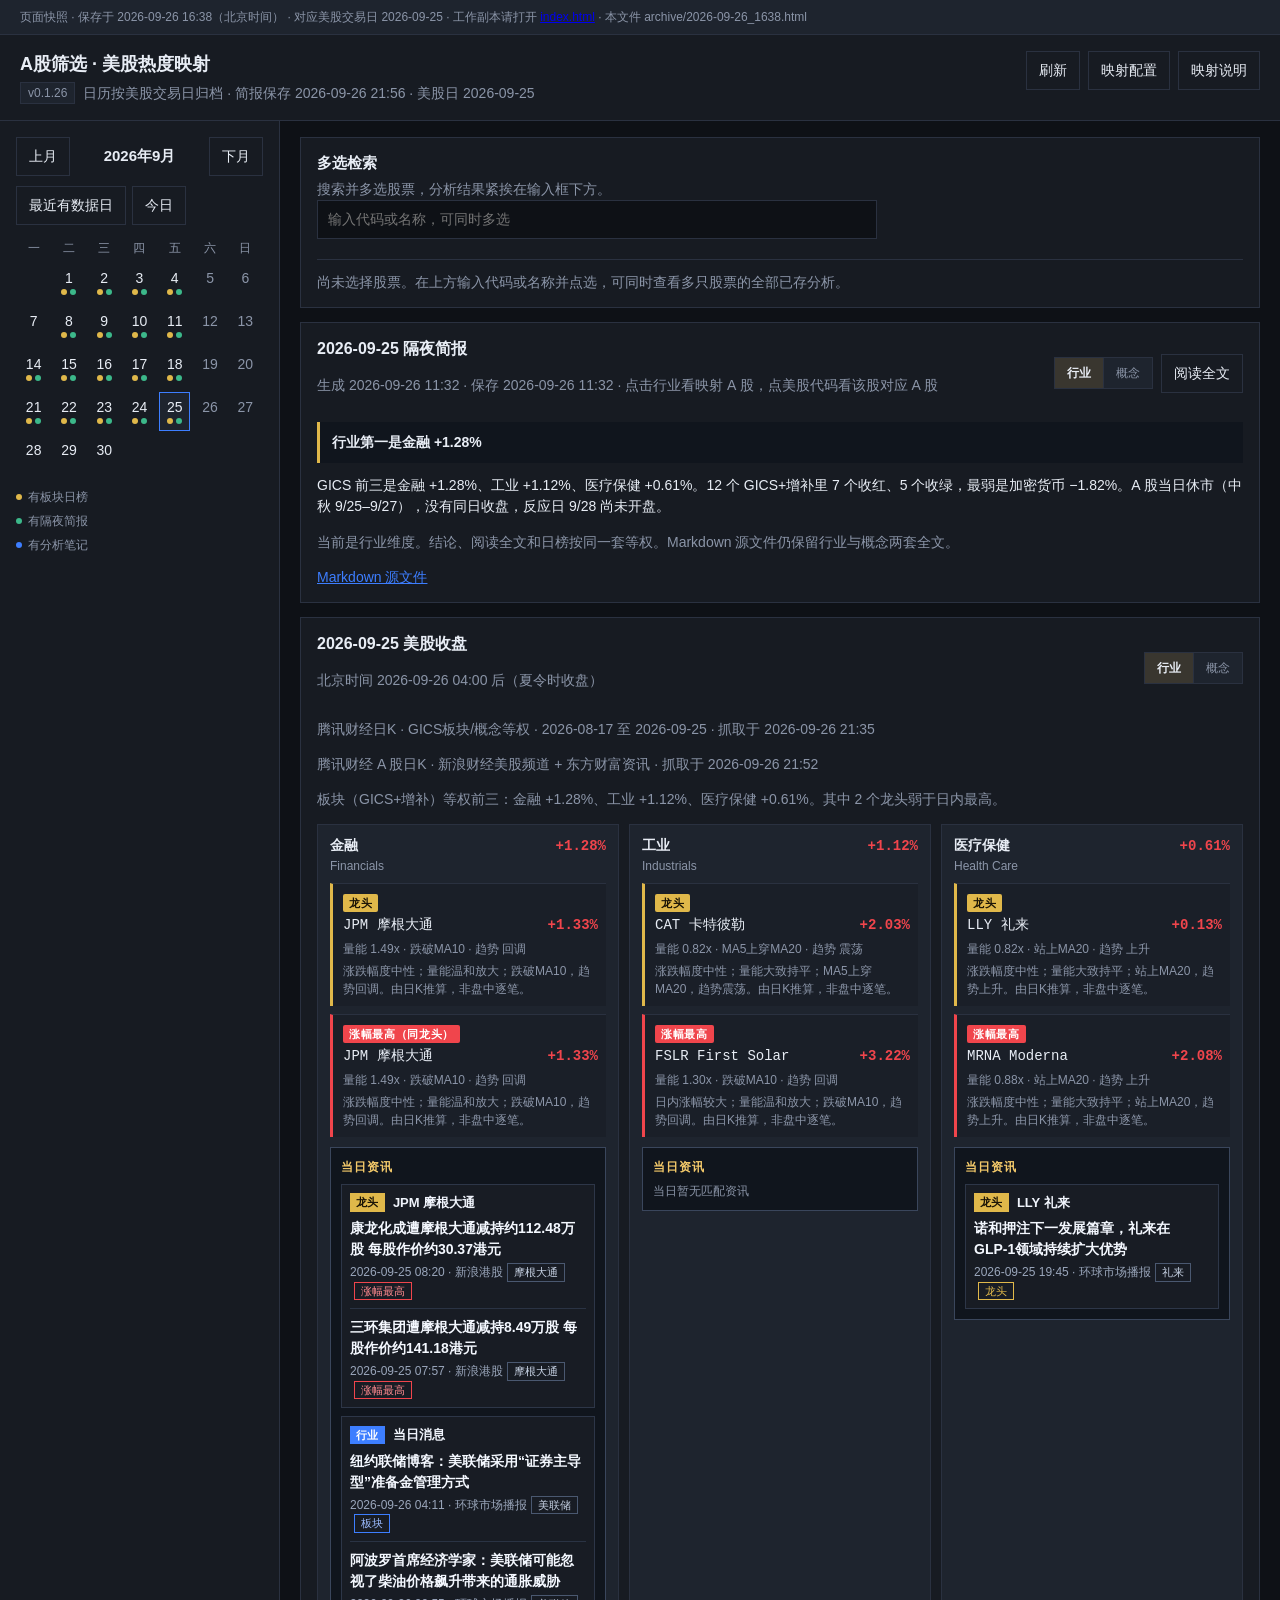
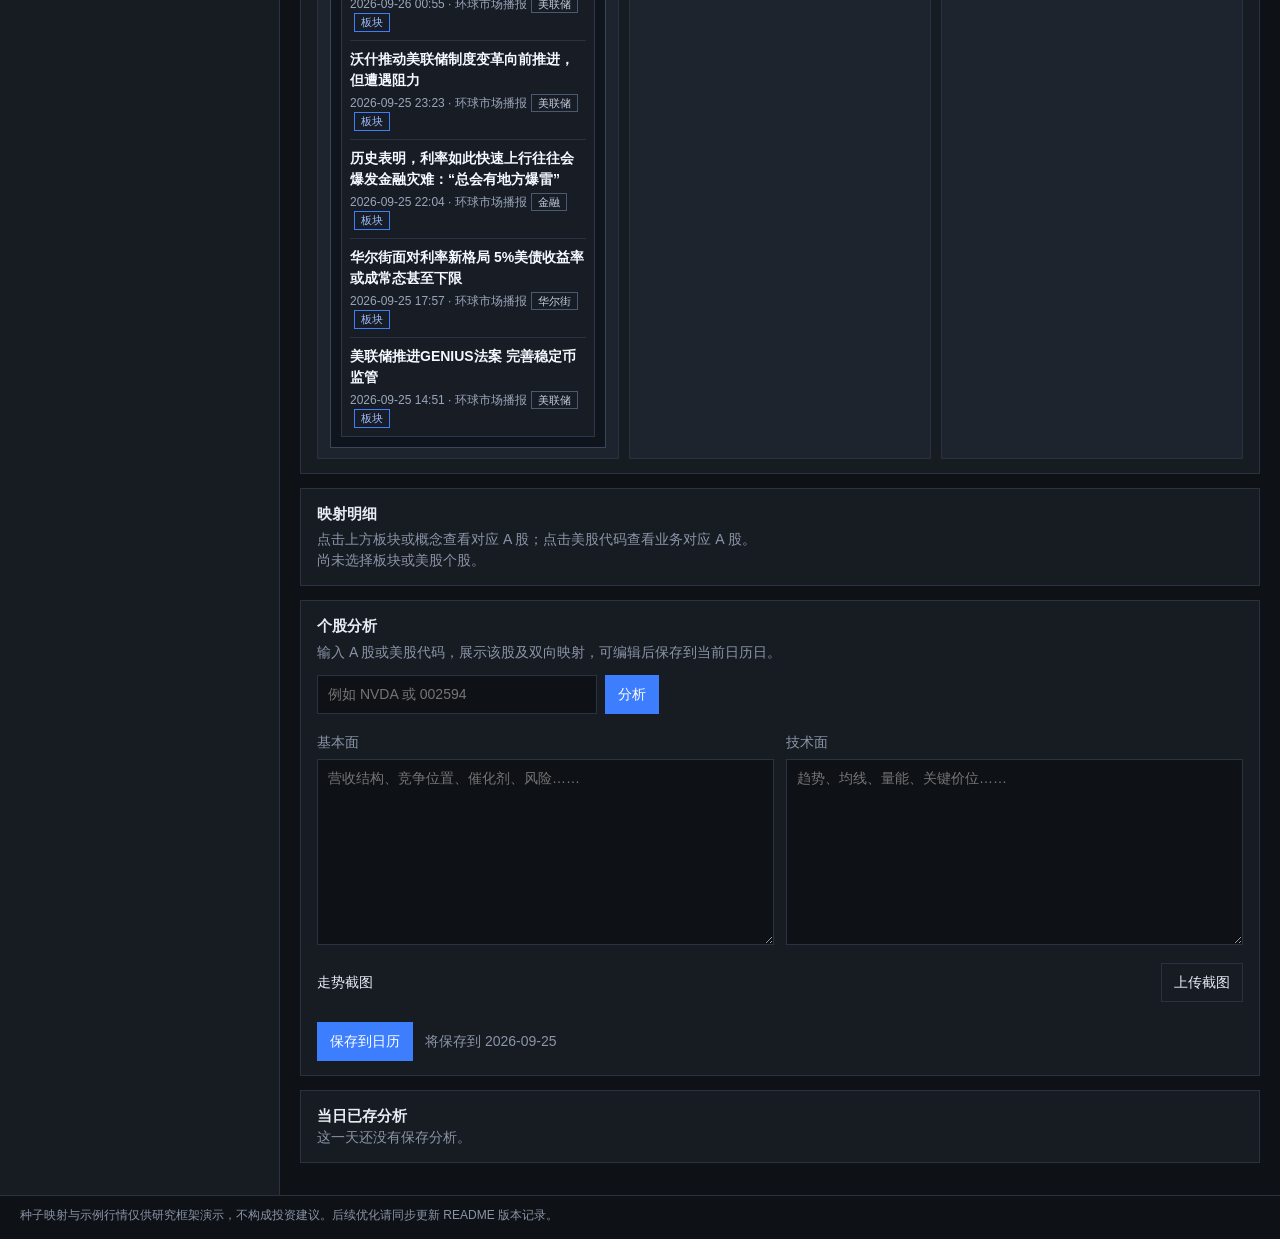
<file: archive/2026-09-26_1638.html>
<!DOCTYPE html>
<html lang="zh-CN">
<head>
  <base href="../" />

  <meta charset="UTF-8" />
  <meta name="viewport" content="width=device-width, initial-scale=1, viewport-fit=cover" />
  <meta name="theme-color" content="#171b22" />
  <meta name="mobile-web-app-capable" content="yes" />
  <meta name="apple-mobile-web-app-capable" content="yes" />
  <meta name="apple-mobile-web-app-status-bar-style" content="black-translucent" />
  <meta name="apple-mobile-web-app-title" content="A股筛选" />
  <title>A股筛选 · 美股热度映射</title>
  <!-- pageUpdated: 2026-09-26 16:38 CST · briefingUsDate: 2026-09-25 · snapshot: 2026-09-26_1638 -->
  <link rel="manifest" href="manifest.json" />
  <link rel="icon" href="icons/icon.svg" type="image/svg+xml" />
  <link rel="apple-touch-icon" href="icons/apple-touch-icon.png" />
  <link rel="stylesheet" href="css/app.css" />
</head>
<body>
  <div class="page-snapshot-banner">页面快照 · 保存于 2026-09-26 16:38（北京时间） · 对应美股交易日 2026-09-25 · 工作副本请打开 <a href="index.html">index.html</a> · 本文件 archive/2026-09-26_1638.html</div>

  <header class="topbar">
    <div class="brand">
      <div class="brand-title">A股筛选 · 美股热度映射</div>
      <div class="brand-meta">
        <span class="badge">v0.1.26</span>
        <span class="muted" id="page-stamp">日历按美股交易日归档</span>
      </div>
    </div>
    <div class="topbar-tools">
      <button type="button" class="btn ghost" data-action="reload-app">刷新</button>
      <a class="btn ghost" href="mapping.html">映射配置</a>
      <button type="button" class="btn ghost" id="btn-mapping-help">映射说明</button>
    </div>
  </header>

  <div id="date-bar" class="date-bar"></div>
  <div id="cal-backdrop" class="cal-backdrop" data-action="close-cal" hidden></div>

  <div class="workspace">
    <aside class="sidebar" id="calendar-drawer">
      <div id="calendar-root"></div>
      <div class="cal-legend">
        <span><i class="dot gold"></i>有板块日榜</span>
        <span><i class="dot brief"></i>有隔夜简报</span>
        <span><i class="dot blue"></i>有分析笔记</span>
      </div>
    </aside>

    <main class="main">
      <section class="panel search-panel foldable" id="search-panel">
        <div class="panel-head">
          <div class="fold-head-text">
            <h2>多选检索</h2>
            <p class="muted">搜索并多选股票，分析结果紧挨在输入框下方。</p>
          </div>
          <button type="button" class="btn ghost fold-toggle" data-action="toggle-fold" data-fold="search-panel">展开</button>
        </div>
        <div class="search-box" id="search-box">
          <label class="sr-only" for="search-input">多选搜索股票</label>
          <input id="search-input" type="text" autocomplete="off" placeholder="输入代码或名称，可同时多选" />
          <div id="search-dropdown" class="search-dropdown" hidden></div>
          <div id="search-chips" class="chip-row"></div>
        </div>
        <div id="search-results-root" class="search-results"></div>
      </section>

      <section id="briefing-root" class="panel"></section>
      <section id="board-root" class="panel"></section>
      <section id="drilldown-root" class="panel"></section>

      <section class="panel analysis-panel foldable" id="analysis-panel">
        <div class="panel-head">
          <div class="fold-head-text">
            <h2>个股分析</h2>
            <p class="muted">输入 A 股或美股代码，展示该股及双向映射，可编辑后保存到当前日历日。</p>
          </div>
          <button type="button" class="btn ghost fold-toggle" data-action="toggle-fold" data-fold="analysis-panel">展开</button>
        </div>
        <form id="analysis-form" class="analysis-form">
          <input id="ticker-input" type="text" maxlength="12" placeholder="例如 NVDA 或 002594" />
          <button type="submit" class="btn primary">分析</button>
        </form>
        <div id="analysis-chips" class="chip-row"></div>
        <p id="no-data-hint" class="hint" hidden>暂无内置基本面/技术面数据。请上传走势截图并在下方填写备注后保存。</p>
        <div class="analysis-cols">
          <div>
            <label for="fund-text">基本面</label>
            <textarea id="fund-text" rows="8" placeholder="营收结构、竞争位置、催化剂、风险……"></textarea>
          </div>
          <div>
            <label for="tech-text">技术面</label>
            <textarea id="tech-text" rows="8" placeholder="趋势、均线、量能、关键价位……"></textarea>
          </div>
        </div>
        <div class="shot-block">
          <div class="shot-head">
            <span>走势截图</span>
            <label class="btn ghost file-btn">
              上传截图
              <input id="shot-input" type="file" accept="image/*" multiple hidden />
            </label>
          </div>
          <div id="shot-previews" class="shot-previews"></div>
        </div>
        <div class="analysis-actions">
          <button type="button" class="btn primary" id="save-btn">保存到日历</button>
          <span id="save-hint" class="muted"></span>
        </div>
      </section>

      <section class="panel day-notes-panel" id="day-notes-panel">
        <div class="panel-head">
          <h2>当日已存分析</h2>
        </div>
        <div id="day-notes-root"></div>
      </section>

    </main>
  </div>

  <div id="modal-root"></div>
  <div id="toast-root" class="toast" hidden></div>

  <footer class="footer">
    种子映射与示例行情仅供研究框架演示，不构成投资建议。后续优化请同步更新 README 版本记录。
  </footer>

  <script src="js/data/mapping-seed.js"></script>
  <script src="js/data/mapping.js"></script>
  <script src="js/data/sample-board.js"></script>
  <script src="js/data/market-context.js"></script>
  <script src="js/data/sample-analysis.js"></script>
  <script src="js/data/briefings.js"></script>
  <script src="js/store.js"></script>
  <script src="js/app.js"></script>
</body>
</html>
</file>
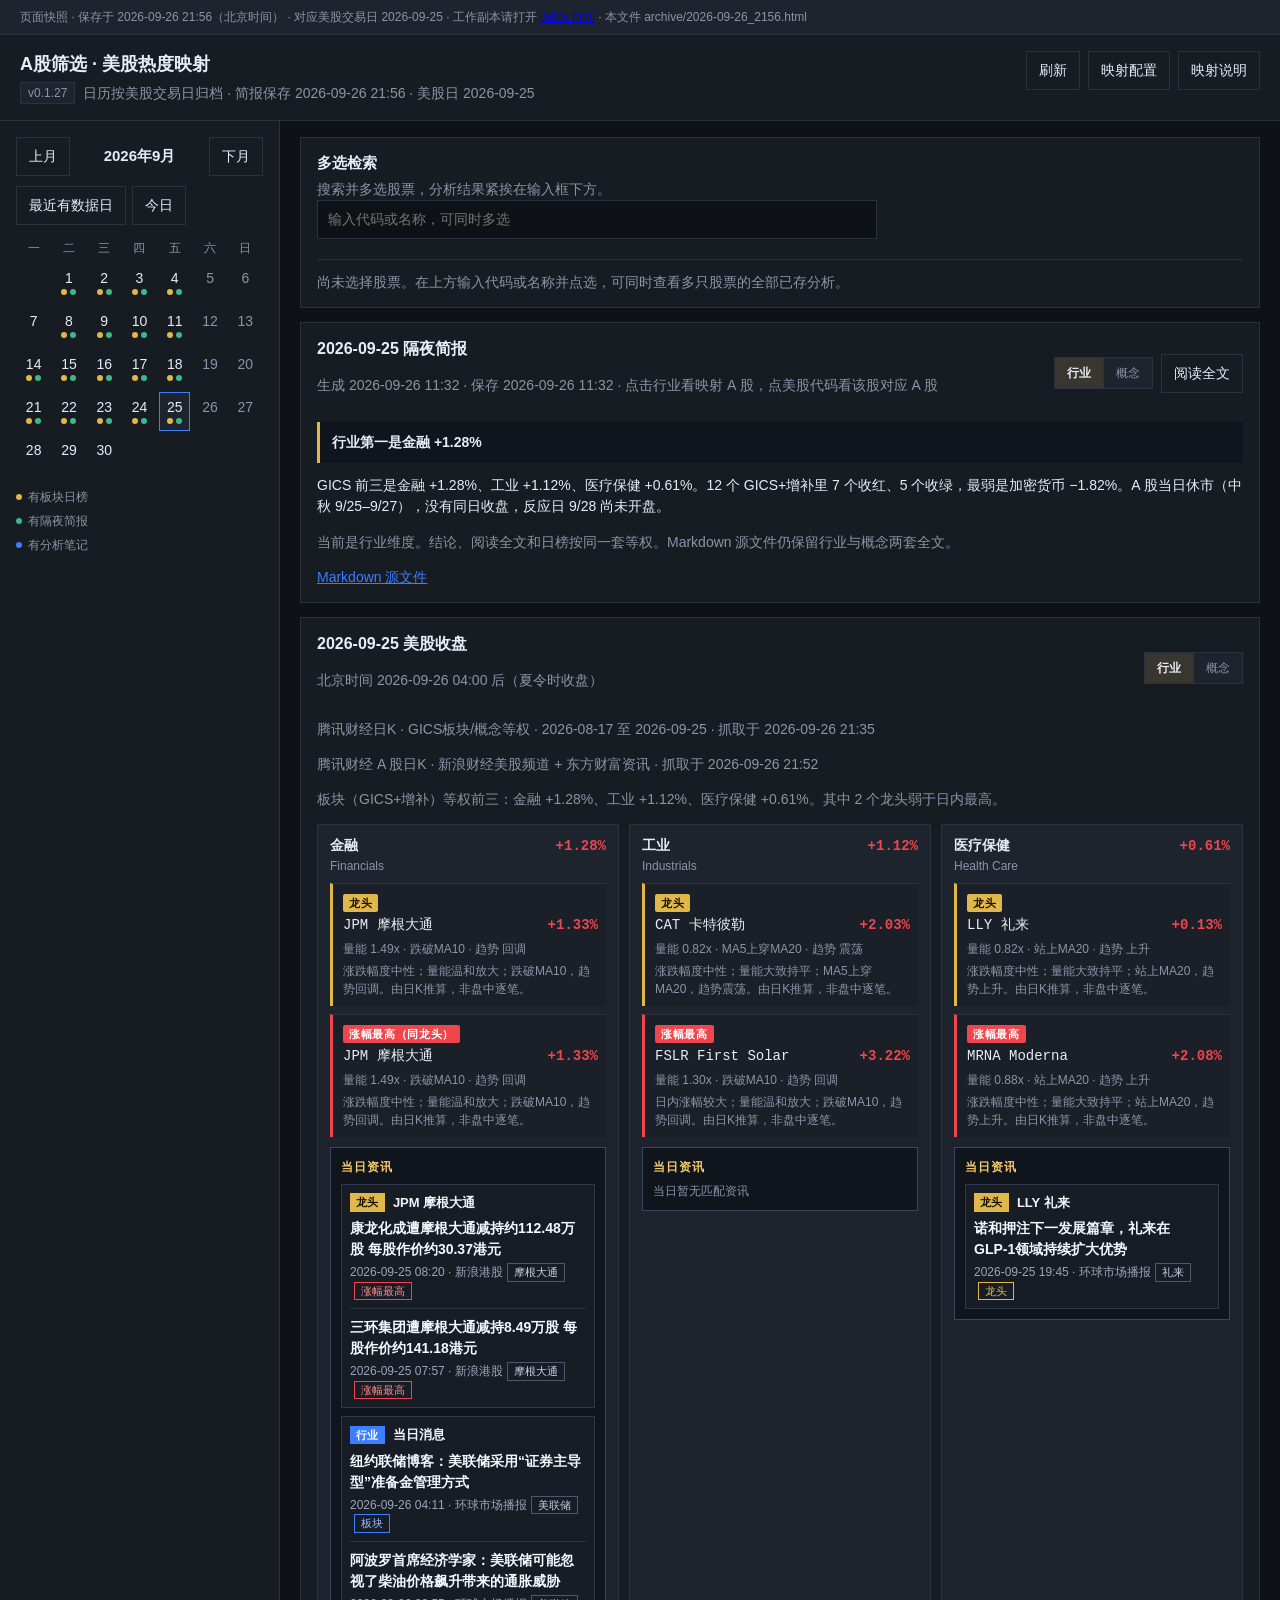
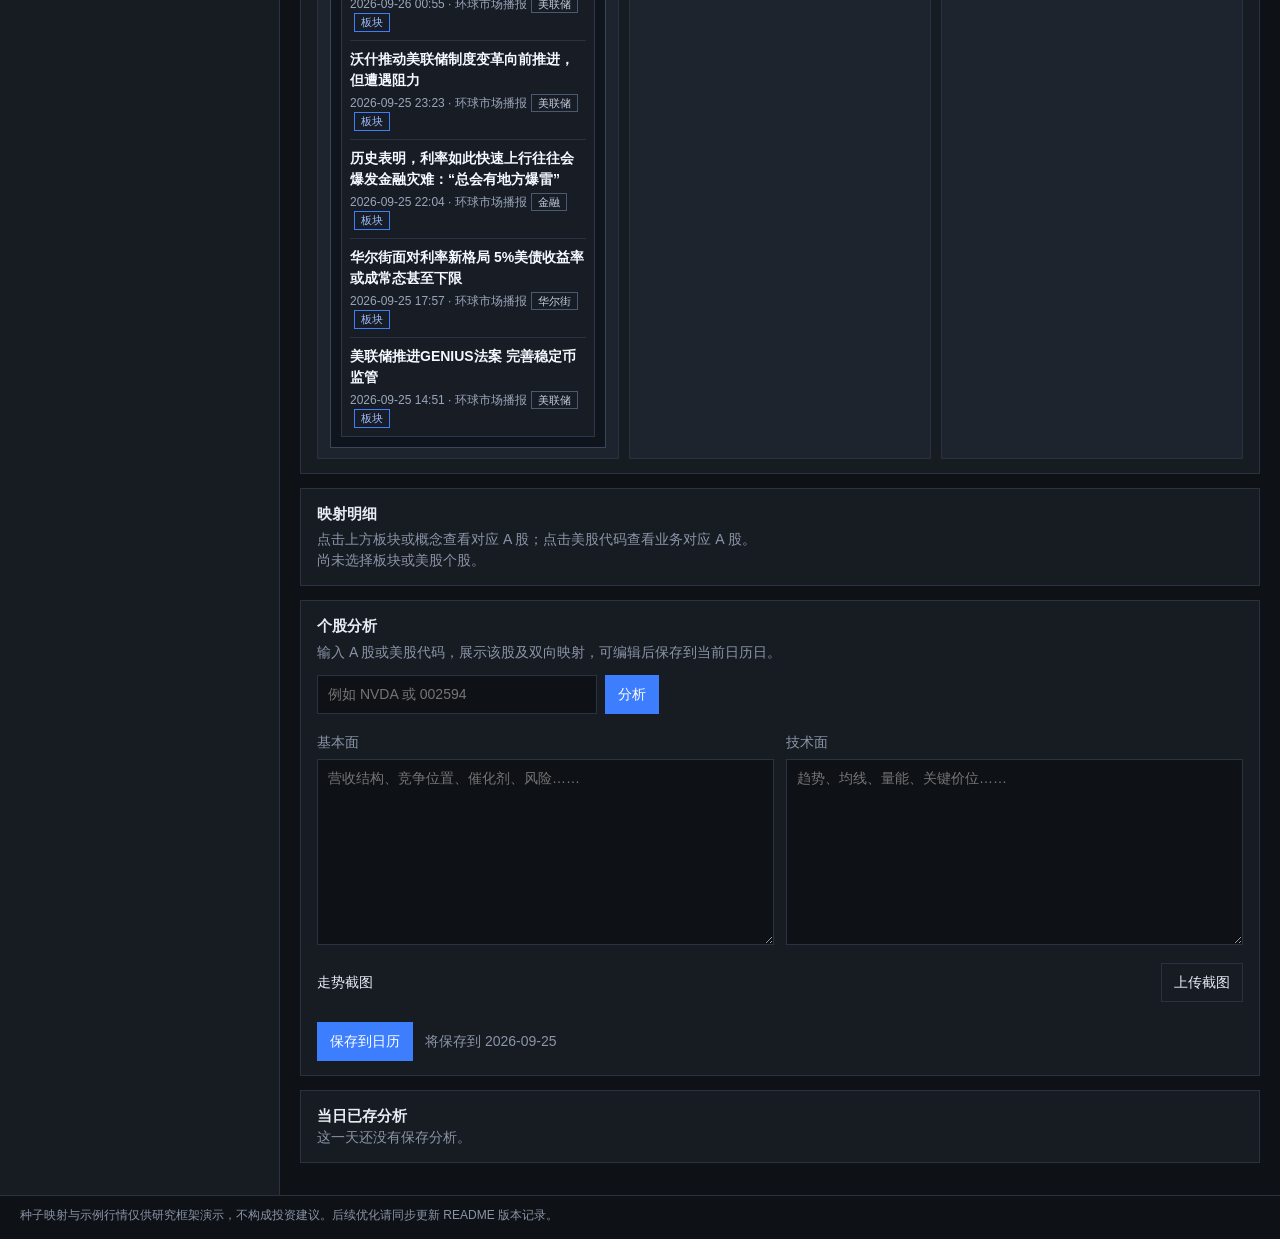
<file: archive/2026-09-26_2156.html>
<!DOCTYPE html>
<html lang="zh-CN">
<head>
  <base href="../" />

  <meta charset="UTF-8" />
  <meta name="viewport" content="width=device-width, initial-scale=1, viewport-fit=cover" />
  <meta name="theme-color" content="#171b22" />
  <meta name="mobile-web-app-capable" content="yes" />
  <meta name="apple-mobile-web-app-capable" content="yes" />
  <meta name="apple-mobile-web-app-status-bar-style" content="black-translucent" />
  <meta name="apple-mobile-web-app-title" content="A股筛选" />
  <title>A股筛选 · 美股热度映射</title>
  <!-- pageUpdated: 2026-09-26 21:56 CST · briefingUsDate: 2026-09-25 · snapshot: 2026-09-26_2156 -->
  <link rel="manifest" href="manifest.json" />
  <link rel="icon" href="icons/icon.svg" type="image/svg+xml" />
  <link rel="apple-touch-icon" href="icons/apple-touch-icon.png" />
  <link rel="stylesheet" href="css/app.css" />
</head>
<body>
  <div class="page-snapshot-banner">页面快照 · 保存于 2026-09-26 21:56（北京时间） · 对应美股交易日 2026-09-25 · 工作副本请打开 <a href="index.html">index.html</a> · 本文件 archive/2026-09-26_2156.html</div>

  <header class="topbar">
    <div class="brand">
      <div class="brand-title">A股筛选 · 美股热度映射</div>
      <div class="brand-meta">
        <span class="badge">v0.1.27</span>
        <span class="muted" id="page-stamp">日历按美股交易日归档</span>
      </div>
    </div>
    <div class="topbar-tools">
      <button type="button" class="btn ghost" data-action="reload-app">刷新</button>
      <a class="btn ghost" href="mapping.html">映射配置</a>
      <button type="button" class="btn ghost" id="btn-mapping-help">映射说明</button>
    </div>
  </header>

  <div id="date-bar" class="date-bar"></div>
  <div id="cal-backdrop" class="cal-backdrop" data-action="close-cal" hidden></div>

  <div class="workspace">
    <aside class="sidebar" id="calendar-drawer">
      <div id="calendar-root"></div>
      <div class="cal-legend">
        <span><i class="dot gold"></i>有板块日榜</span>
        <span><i class="dot brief"></i>有隔夜简报</span>
        <span><i class="dot blue"></i>有分析笔记</span>
      </div>
    </aside>

    <main class="main">
      <section class="panel search-panel foldable" id="search-panel">
        <div class="panel-head">
          <div class="fold-head-text">
            <h2>多选检索</h2>
            <p class="muted">搜索并多选股票，分析结果紧挨在输入框下方。</p>
          </div>
          <button type="button" class="btn ghost fold-toggle" data-action="toggle-fold" data-fold="search-panel">展开</button>
        </div>
        <div class="search-box" id="search-box">
          <label class="sr-only" for="search-input">多选搜索股票</label>
          <input id="search-input" type="text" autocomplete="off" placeholder="输入代码或名称，可同时多选" />
          <div id="search-dropdown" class="search-dropdown" hidden></div>
          <div id="search-chips" class="chip-row"></div>
        </div>
        <div id="search-results-root" class="search-results"></div>
      </section>

      <section id="briefing-root" class="panel"></section>
      <section id="board-root" class="panel"></section>
      <section id="drilldown-root" class="panel"></section>

      <section class="panel analysis-panel foldable" id="analysis-panel">
        <div class="panel-head">
          <div class="fold-head-text">
            <h2>个股分析</h2>
            <p class="muted">输入 A 股或美股代码，展示该股及双向映射，可编辑后保存到当前日历日。</p>
          </div>
          <button type="button" class="btn ghost fold-toggle" data-action="toggle-fold" data-fold="analysis-panel">展开</button>
        </div>
        <form id="analysis-form" class="analysis-form">
          <input id="ticker-input" type="text" maxlength="12" placeholder="例如 NVDA 或 002594" />
          <button type="submit" class="btn primary">分析</button>
        </form>
        <div id="analysis-chips" class="chip-row"></div>
        <p id="no-data-hint" class="hint" hidden>暂无内置基本面/技术面数据。请上传走势截图并在下方填写备注后保存。</p>
        <div class="analysis-cols">
          <div>
            <label for="fund-text">基本面</label>
            <textarea id="fund-text" rows="8" placeholder="营收结构、竞争位置、催化剂、风险……"></textarea>
          </div>
          <div>
            <label for="tech-text">技术面</label>
            <textarea id="tech-text" rows="8" placeholder="趋势、均线、量能、关键价位……"></textarea>
          </div>
        </div>
        <div class="shot-block">
          <div class="shot-head">
            <span>走势截图</span>
            <label class="btn ghost file-btn">
              上传截图
              <input id="shot-input" type="file" accept="image/*" multiple hidden />
            </label>
          </div>
          <div id="shot-previews" class="shot-previews"></div>
        </div>
        <div class="analysis-actions">
          <button type="button" class="btn primary" id="save-btn">保存到日历</button>
          <span id="save-hint" class="muted"></span>
        </div>
      </section>

      <section class="panel day-notes-panel" id="day-notes-panel">
        <div class="panel-head">
          <h2>当日已存分析</h2>
        </div>
        <div id="day-notes-root"></div>
      </section>

    </main>
  </div>

  <div id="modal-root"></div>
  <div id="toast-root" class="toast" hidden></div>

  <footer class="footer">
    种子映射与示例行情仅供研究框架演示，不构成投资建议。后续优化请同步更新 README 版本记录。
  </footer>

  <script src="js/data/mapping-seed.js"></script>
  <script src="js/data/mapping.js"></script>
  <script src="js/data/sample-board.js"></script>
  <script src="js/data/market-context.js"></script>
  <script src="js/data/sample-analysis.js"></script>
  <script src="js/data/briefings.js"></script>
  <script src="js/store.js"></script>
  <script src="js/app.js"></script>
</body>
</html>
</file>
<file: css/app.css>
:root {
  --bg: #0e1116;
  --surface: #171b22;
  --surface-2: #1e242e;
  --border: #2a3140;
  --text: #e8edf5;
  --muted: #8b95a8;
  --up: #f0454c;
  --down: #2f9e5f;
  --accent: #3d7eff;
  --gold: #e0b84a;
  --brief: #3cb88a;
  --danger: #d45454;
  --news-bg: #10151d;
  --quote-bg: #0c1016;
}

* {
  box-sizing: border-box;
}

html, body {
  margin: 0;
  padding: 0;
  background: var(--bg);
  color: var(--text);
  font: 14px/1.5 "Segoe UI", "PingFang SC", "Microsoft YaHei", sans-serif;
  -webkit-text-size-adjust: 100%;
}

button, a, .chip, .sector-card, .stock-link {
  touch-action: manipulation;
}

button, input, textarea {
  font: inherit;
  color: inherit;
}

.sr-only {
  position: absolute;
  width: 1px;
  height: 1px;
  overflow: hidden;
  clip: rect(0, 0, 0, 0);
}

.muted { color: var(--muted); }
.up { color: var(--up); }
.down { color: var(--down); }
.mono { font-family: Consolas, "SF Mono", "Courier New", monospace; }

.topbar {
  display: flex;
  justify-content: space-between;
  gap: 24px;
  align-items: flex-start;
  padding: 16px 20px;
  border-bottom: 1px solid var(--border);
  background: var(--surface);
}

.brand-title {
  font-size: 18px;
  font-weight: 650;
}

.brand-meta {
  display: flex;
  gap: 8px;
  align-items: center;
  margin-top: 4px;
}

.badge {
  display: inline-block;
  padding: 1px 7px;
  border: 1px solid var(--border);
  background: var(--surface-2);
  font-size: 12px;
  color: var(--muted);
}

.topbar-tools {
  display: flex;
  flex-wrap: wrap;
  gap: 8px;
  align-items: flex-start;
}

.search-box {
  position: relative;
  max-width: 560px;
}

.search-results {
  margin-top: 12px;
  padding-top: 12px;
  border-top: 1px solid var(--border);
}

.search-box input,
#ticker-input,
textarea {
  width: 100%;
  background: var(--bg);
  border: 1px solid var(--border);
  padding: 8px 10px;
  outline: none;
}

.search-box input:focus,
#ticker-input:focus,
textarea:focus {
  border-color: var(--accent);
}

.search-dropdown {
  position: absolute;
  left: 0;
  right: 0;
  top: 40px;
  background: var(--surface);
  border: 1px solid var(--border);
  z-index: 20;
  max-height: 260px;
  overflow: auto;
}

.search-dropdown button {
  display: block;
  width: 100%;
  text-align: left;
  background: transparent;
  border: 0;
  border-bottom: 1px solid var(--border);
  padding: 8px 10px;
  cursor: pointer;
}

.search-dropdown button:hover {
  background: var(--surface-2);
}

.chip-row {
  display: flex;
  flex-wrap: wrap;
  gap: 6px;
  margin-top: 8px;
}

.chip {
  display: inline-flex;
  align-items: center;
  gap: 6px;
  padding: 3px 8px;
  border: 1px solid var(--border);
  background: var(--surface-2);
  cursor: pointer;
}

.chip.active {
  border-color: var(--accent);
  color: #fff;
}

.chip .x {
  border: 0;
  background: transparent;
  color: var(--muted);
  cursor: pointer;
  padding: 0;
}

.btn {
  border: 1px solid var(--border);
  background: var(--surface-2);
  padding: 8px 12px;
  cursor: pointer;
  white-space: nowrap;
}

.btn:hover { border-color: var(--muted); }

a.btn {
  display: inline-block;
  text-decoration: none;
  color: inherit;
}

.btn.primary {
  background: var(--accent);
  border-color: var(--accent);
  color: #fff;
}

.btn.ghost { background: transparent; }
.btn.danger { color: var(--danger); }

.workspace {
  display: grid;
  grid-template-columns: 280px 1fr;
  min-height: calc(100vh - 140px);
}

.sidebar {
  border-right: 1px solid var(--border);
  padding: 16px;
  background: var(--surface);
}

.main {
  padding: 16px 20px 32px;
  display: flex;
  flex-direction: column;
  gap: 14px;
}

.panel {
  background: var(--surface);
  border: 1px solid var(--border);
  padding: 14px 16px;
}

.panel-head h2 {
  margin: 0;
  font-size: 15px;
}

.panel-head p {
  margin: 4px 0 0;
}

.fold-toggle {
  display: none;
}

.date-bar {
  display: none;
}

.cal-backdrop {
  display: none;
}

.cal-nav {
  display: flex;
  align-items: center;
  justify-content: space-between;
  margin-bottom: 10px;
}

.cal-nav h2 {
  margin: 0;
  font-size: 15px;
}

.cal-quick {
  display: flex;
  gap: 6px;
  margin-bottom: 10px;
}

.cal-grid {
  width: 100%;
  border-collapse: collapse;
  table-layout: fixed;
}

.cal-grid th {
  color: var(--muted);
  font-weight: 500;
  padding: 4px 0;
  font-size: 12px;
}

.cal-grid td {
  text-align: center;
  padding: 2px;
}

.cal-grid button {
  width: 100%;
  min-height: 36px;
  background: transparent;
  border: 1px solid transparent;
  cursor: pointer;
  padding: 4px 0 6px;
}

.cal-grid button:hover { border-color: var(--border); }
.cal-grid button.selected { border-color: var(--accent); background: var(--surface-2); }
.cal-grid button.outside { color: #3d4656; }
.cal-grid button.weekend { color: var(--muted); }

.marks {
  display: flex;
  justify-content: center;
  gap: 3px;
  height: 6px;
}

.dot {
  display: inline-block;
  width: 6px;
  height: 6px;
  border-radius: 50%;
  background: var(--muted);
}

.dot.gold { background: var(--gold); }
.dot.brief { background: var(--brief); }
.dot.blue { background: var(--accent); }

.page-snapshot-banner {
  padding: 8px 20px;
  background: var(--surface-2);
  border-bottom: 1px solid var(--border);
  color: var(--muted);
  font-size: 12px;
}

.panel[hidden] {
  display: none;
}

.brief-lead {
  margin: 10px 0 12px;
  padding: 10px 12px;
  background: var(--news-bg);
  border-left: 3px solid var(--gold);
}

.date-head-actions {
  display: flex;
  align-items: center;
  gap: 8px;
  flex-shrink: 0;
}

.brief-summary {
  margin: 0 0 10px;
  line-height: 1.55;
}

.brief-stats {
  display: flex;
  flex-wrap: wrap;
  gap: 16px 28px;
  margin: 0 0 14px;
}

.brief-stat {
  min-width: 120px;
}

.brief-stat .v {
  display: block;
  font-size: 20px;
  font-weight: 650;
  font-family: Consolas, "SF Mono", monospace;
  line-height: 1.2;
}

.brief-stat .k {
  color: var(--muted);
  font-size: 12px;
}

.brief-top3 {
  display: grid;
  grid-template-columns: repeat(3, 1fr);
  gap: 10px;
  margin: 10px 0 14px;
}

.brief-card {
  border: 1px solid var(--border);
  background: var(--surface-2);
  padding: 10px 12px;
}

.brief-card h3 {
  margin: 0 0 6px;
  font-size: 14px;
  display: flex;
  justify-content: space-between;
  gap: 8px;
}

.brief-card ul {
  margin: 8px 0 0;
  padding-left: 18px;
  color: var(--muted);
  font-size: 12px;
}

.brief-links {
  display: flex;
  flex-wrap: wrap;
  align-items: center;
  gap: 12px;
  margin-top: 12px;
}

.brief-links a {
  color: var(--accent);
}

.date-head .btn {
  flex-shrink: 0;
}

html.brief-doc-open,
html.brief-doc-open body {
  overflow: hidden;
}

.brief-doc-shell {
  position: fixed;
  inset: 0;
  z-index: 45;
  display: flex;
  flex-direction: column;
  background: var(--bg);
}

.brief-doc-bar {
  flex-shrink: 0;
  display: flex;
  justify-content: space-between;
  align-items: center;
  gap: 12px;
  padding: 10px 20px;
  padding-top: calc(10px + env(safe-area-inset-top, 0px));
  border-bottom: 1px solid var(--border);
  background: var(--surface);
}

.brief-doc-bar strong {
  font-size: 14px;
  font-weight: 650;
}

.brief-doc-scroll {
  flex: 1;
  overflow: auto;
  -webkit-overflow-scrolling: touch;
}

.brief-doc {
  width: min(800px, 100%);
  margin: 0 auto;
  padding: 32px 24px 72px;
  padding-bottom: calc(72px + env(safe-area-inset-bottom, 0px));
}

.brief-doc .kicker {
  margin: 0 0 8px;
  color: var(--gold);
  font-size: 12px;
  letter-spacing: 0.12em;
}

.brief-doc h1 {
  margin: 0 0 10px;
  font-size: 26px;
  font-weight: 650;
  line-height: 1.35;
}

.brief-doc-meta {
  margin: 0 0 16px;
  color: var(--muted);
  font-size: 13px;
  line-height: 1.6;
}

.brief-doc .disclaimer {
  margin: 0 0 20px;
  padding: 8px 12px;
  border-left: 3px solid var(--border);
  color: var(--muted);
  font-size: 13px;
}

.brief-toc {
  display: flex;
  flex-wrap: wrap;
  gap: 6px 4px;
  margin: 0 0 28px;
  padding: 10px 0;
  border-top: 1px solid var(--border);
  border-bottom: 1px solid var(--border);
}

.brief-toc button {
  background: transparent;
  border: 0;
  padding: 4px 8px;
  color: var(--accent);
  cursor: pointer;
  font-size: 13px;
}

.brief-toc button:hover {
  color: #fff;
}

.brief-doc h2 {
  margin: 32px 0 12px;
  padding-bottom: 8px;
  border-bottom: 1px solid var(--border);
  font-size: 17px;
  font-weight: 650;
}

.brief-doc section:first-of-type h2 {
  margin-top: 0;
}

.brief-doc .lead {
  margin: 0 0 16px;
  font-size: 15px;
  line-height: 1.75;
}

.brief-doc .brief-stats {
  display: grid;
  grid-template-columns: repeat(4, minmax(0, 1fr));
  gap: 12px 16px;
  margin: 0 0 8px;
  padding: 16px 18px;
  background: var(--surface);
  border: 1px solid var(--border);
}

.brief-doc .top3-block {
  margin: 0 0 12px;
  padding: 14px 16px;
  background: var(--surface);
  border: 1px solid var(--border);
}

.brief-doc .top3-block h3 {
  display: flex;
  justify-content: space-between;
  align-items: baseline;
  gap: 12px;
  margin: 0 0 8px;
  font-size: 15px;
}

.brief-doc .top3-block p {
  margin: 0 0 8px;
  color: var(--muted);
  line-height: 1.65;
}

.brief-doc .top3-block ul {
  margin: 0;
  padding-left: 18px;
}

.brief-doc .top3-block li {
  margin: 0 0 4px;
  line-height: 1.6;
}

.brief-doc ol.logic {
  margin: 0;
  padding-left: 22px;
}

.brief-doc ol.logic li {
  margin: 0 0 14px;
  line-height: 1.7;
}

.brief-doc-end {
  margin-top: 36px;
  padding-top: 16px;
  border-top: 1px solid var(--border);
  color: var(--muted);
  font-size: 13px;
  line-height: 1.6;
}

.brief-doc-end a {
  color: var(--accent);
}

.table-wrap {
  overflow-x: auto;
  -webkit-overflow-scrolling: touch;
}

.cal-legend {
  display: flex;
  flex-direction: column;
  gap: 6px;
  margin-top: 12px;
  color: var(--muted);
  font-size: 12px;
}

.cal-legend span {
  display: flex;
  align-items: center;
  gap: 6px;
}

.date-head {
  display: flex;
  justify-content: space-between;
  gap: 12px;
  align-items: center;
  margin-bottom: 12px;
}

.date-head h2 {
  margin: 0;
  font-size: 16px;
}

.sector-grid {
  display: grid;
  grid-template-columns: repeat(3, 1fr);
  gap: 10px;
}

.sector-card {
  border: 1px solid var(--border);
  background: var(--surface-2);
  padding: 10px 12px;
  cursor: pointer;
  text-align: left;
  width: 100%;
}

.sector-card:hover,
.sector-card.active {
  border-color: var(--accent);
}

.sector-card .name {
  display: flex;
  justify-content: space-between;
  align-items: baseline;
  gap: 8px;
}

.sector-card .en {
  color: var(--muted);
  font-size: 12px;
}

.pct {
  font-family: Consolas, "SF Mono", monospace;
  font-weight: 650;
}

.stock-row {
  margin-top: 8px;
  padding: 8px 8px 8px 10px;
  border-top: 1px solid var(--border);
  background: rgba(0, 0, 0, 0.14);
}

.stock-row.role-leader {
  border-left: 3px solid var(--gold);
}

.stock-row.role-gainer {
  border-left: 3px solid var(--up);
}

.stock-row .label {
  display: inline-block;
  font-size: 11px;
  font-weight: 650;
  letter-spacing: 0.06em;
  padding: 1px 6px;
  border-radius: 2px;
}

.role-leader .label {
  color: #1a1406;
  background: var(--gold);
}

.role-gainer .label {
  color: #fff;
  background: var(--up);
}

.stock-row .line1 {
  display: flex;
  justify-content: space-between;
  gap: 8px;
  margin-top: 2px;
}

.tech-meta {
  font-size: 12px;
  color: var(--muted);
  margin-top: 4px;
}

.stock-link {
  background: none;
  border: 0;
  padding: 0;
  color: var(--text);
  cursor: pointer;
  font-family: Consolas, "SF Mono", monospace;
}

.stock-link:hover { color: var(--accent); }

.table {
  width: 100%;
  border-collapse: collapse;
}

.table th,
.table td {
  text-align: left;
  padding: 8px 6px;
  border-bottom: 1px solid var(--border);
  vertical-align: top;
}

.table th {
  color: var(--muted);
  font-weight: 500;
  font-size: 12px;
}

.rel {
  display: inline-block;
  padding: 1px 7px;
  border: 1px solid #4a5870;
  background: #243044;
  font-size: 12px;
  color: #d5def0;
}

.col-note {
  color: var(--muted);
  font-size: 12px;
  max-width: 220px;
}

.table th.sortable {
  padding: 0;
  white-space: nowrap;
}

.table th.sortable button {
  width: 100%;
  background: none;
  border: 0;
  padding: 8px 6px;
  color: inherit;
  cursor: pointer;
  text-align: right;
  white-space: nowrap;
}

.table th.sortable button:hover {
  color: var(--text);
}

.table th.sortable.is-sorted button {
  color: var(--text);
  font-weight: 650;
}

.table td.col-num,
.table th.col-num {
  text-align: right;
  white-space: nowrap;
  font-variant-numeric: tabular-nums;
}

.table td.col-num .up,
.table td.col-num .down {
  font-weight: 700;
  font-family: Consolas, "SF Mono", monospace;
}

.sector-news {
  margin-top: 10px;
  padding: 10px;
  background: var(--news-bg);
  border: 1px solid #3a465c;
  cursor: default;
}

.sector-news > .label {
  font-size: 12px;
  font-weight: 700;
  color: #f3c96a;
  letter-spacing: 0.08em;
  margin-bottom: 6px;
}

.news-list {
  list-style: none;
  margin: 6px 0 0;
  padding: 0;
}

.news-list li {
  margin: 0 0 8px;
  padding-bottom: 8px;
  border-bottom: 1px solid #2a3344;
}

.news-list li:last-child {
  margin-bottom: 0;
  padding-bottom: 0;
  border-bottom: 0;
}

.news-list a {
  color: #f4f8ff;
  font-weight: 600;
  text-decoration: none;
  line-height: 1.4;
}

.news-list a:hover {
  color: #8cb4ff;
  text-decoration: underline;
}

.news-meta {
  font-size: 12px;
  color: #9aa6bb;
  margin-top: 3px;
}

.news-empty {
  font-size: 12px;
  color: var(--muted);
  margin: 4px 0 0;
}

.news-group {
  margin-top: 8px;
  padding: 8px;
  background: rgba(255, 255, 255, 0.03);
  border: 1px solid #2d3648;
}

.news-group-label {
  display: flex;
  align-items: center;
  gap: 8px;
  font-size: 13px;
  font-weight: 650;
  color: #f0f4fc;
  margin-bottom: 4px;
}

.role-chip {
  display: inline-block;
  padding: 1px 6px;
  font-size: 11px;
  font-weight: 700;
  letter-spacing: 0.04em;
}

.role-chip.leader {
  background: var(--gold);
  color: #1a1406;
}

.role-chip.gainer {
  background: var(--up);
  color: #fff;
}

.role-chip.sector {
  background: var(--accent);
  color: #fff;
}

.tag {
  display: inline-block;
  padding: 0 6px;
  margin-left: 4px;
  font-size: 11px;
  border: 1px solid #4a5870;
  color: #c5d0e2;
}

.tag.tag-leader {
  border-color: var(--gold);
  color: var(--gold);
}

.tag.tag-gainer {
  border-color: var(--up);
  color: #ff8a8f;
}

.tag.tag-sector {
  border-color: var(--accent);
  color: #9cbcff;
}

.tag.tag-week {
  border-color: #5d6f55;
  color: #b7d0a8;
}

.mapped-news {
  margin-top: 16px;
  padding-top: 12px;
  border-top: 1px solid var(--border);
}

.mapped-news-title {
  margin: 0 0 10px;
  font-size: 13px;
  font-weight: 700;
  color: #f3c96a;
  letter-spacing: 0.06em;
}

.related-news {
  margin-top: 10px;
  padding: 10px 12px;
  background: var(--news-bg);
  border: 1px solid #3a465c;
  border-left: 3px solid var(--accent);
}

.related-news h3 {
  margin: 0 0 8px;
  padding-bottom: 6px;
  border-bottom: 1px solid #2a3344;
  font-size: 14px;
  color: #f4f8ff;
}

.analysis-form {
  display: flex;
  gap: 8px;
  margin: 12px 0 4px;
}

.analysis-form input { max-width: 280px; }

.analysis-cols {
  display: grid;
  grid-template-columns: 1fr 1fr;
  gap: 12px;
  margin-top: 10px;
}

.analysis-cols label {
  display: block;
  margin-bottom: 6px;
  color: var(--muted);
}

textarea {
  resize: vertical;
  min-height: 140px;
}

.hint {
  margin: 8px 0 0;
  padding: 8px 10px;
  border: 1px solid var(--gold);
  color: #e6d59a;
}

.shot-block { margin-top: 12px; }

.shot-head {
  display: flex;
  justify-content: space-between;
  align-items: center;
}

.shot-previews {
  display: flex;
  flex-wrap: wrap;
  gap: 8px;
  margin-top: 8px;
}

.shot-card {
  width: 160px;
  border: 1px solid var(--border);
  background: var(--bg);
}

.shot-previews .shot-card img {
  display: block;
  width: 100%;
  height: 90px;
  object-fit: cover;
}

.shot-card .cap {
  display: flex;
  justify-content: space-between;
  padding: 4px 6px;
  font-size: 12px;
}

.analysis-actions {
  display: flex;
  gap: 12px;
  align-items: center;
  margin-top: 12px;
}

.note-list {
  display: flex;
  flex-direction: column;
  gap: 8px;
}

.note-card {
  border: 1px solid var(--border);
  padding: 10px;
  background: var(--bg);
}

.note-card h3 {
  margin: 0 0 6px;
  font-size: 14px;
}

.mapped-list {
  margin: 8px 0;
}

.mapped-label {
  font-size: 12px;
  color: var(--muted);
}

.mapped-list ul {
  margin: 4px 0 0;
  padding-left: 18px;
}

.mapped-list li {
  margin: 2px 0;
}

.note-shots {
  display: flex;
  gap: 10px;
  flex-wrap: wrap;
  margin-top: 10px;
}

.note-shot {
  width: 280px;
  cursor: zoom-in;
}

.note-shot img {
  display: block;
  width: 100%;
  height: 168px;
  object-fit: contain;
  background: var(--surface-2);
}

.note-shot figcaption {
  padding: 4px 6px;
  font-size: 12px;
  color: var(--muted);
}

.empty {
  color: var(--muted);
  margin: 0;
}

.modal-backdrop {
  position: fixed;
  inset: 0;
  background: rgba(0, 0, 0, 0.55);
  display: flex;
  align-items: center;
  justify-content: center;
  z-index: 40;
  padding: 20px;
}

.modal {
  width: min(720px, 100%);
  max-height: 80vh;
  overflow: auto;
  background: var(--surface);
  border: 1px solid var(--border);
  padding: 18px 20px;
}

.modal h2 { margin: 0 0 8px; font-size: 16px; }
.modal h3 { margin: 16px 0 6px; font-size: 14px; }
.modal p, .modal li { color: var(--muted); }

.lightbox {
  width: min(960px, 100%);
  max-height: 90vh;
  overflow: auto;
  background: var(--surface);
  border: 1px solid var(--border);
  padding: 12px;
}

.lightbox img {
  display: block;
  max-width: 100%;
  max-height: 75vh;
  margin: 0 auto;
  background: var(--bg);
}

.lightbox p {
  color: var(--muted);
  margin: 8px 0;
}

.toast {
  position: fixed;
  right: 16px;
  bottom: 16px;
  background: var(--surface-2);
  border: 1px solid var(--accent);
  padding: 10px 14px;
  z-index: 50;
}

.footer {
  padding: 10px 20px 16px;
  color: var(--muted);
  font-size: 12px;
  border-top: 1px solid var(--border);
}

@media (max-width: 980px) {
  .topbar {
    flex-direction: column;
    padding: 12px 14px;
    padding-top: calc(12px + env(safe-area-inset-top, 0px));
  }

  .brand-title { font-size: 16px; }

  .date-bar {
    display: flex;
    align-items: center;
    justify-content: space-between;
    gap: 10px;
    position: sticky;
    top: 0;
    z-index: 28;
    padding: 8px 14px;
    background: var(--surface);
    border-bottom: 1px solid var(--border);
  }

  .date-bar-main {
    display: flex;
    flex-direction: column;
    min-width: 0;
  }

  .date-bar-main strong {
    font-size: 16px;
    font-variant-numeric: tabular-nums;
  }

  .date-bar-actions {
    display: flex;
    flex-shrink: 0;
    flex-wrap: wrap;
    justify-content: flex-end;
    gap: 6px;
  }

  .cal-backdrop.is-open {
    display: block;
    position: fixed;
    left: 0;
    right: 0;
    top: var(--date-bar-h, 56px);
    bottom: 0;
    background: rgba(0, 0, 0, 0.5);
    z-index: 30;
  }

  html.cal-open {
    overflow: hidden;
  }

  .workspace {
    display: flex;
    flex-direction: column;
    min-height: 0;
  }

  .sidebar {
    display: none;
    border-right: 0;
    border-bottom: 1px solid var(--border);
  }

  .sidebar.is-open {
    display: block;
    position: fixed;
    left: 0;
    right: 0;
    top: var(--date-bar-h, 56px);
    z-index: 31;
    max-height: min(72vh, 560px);
    overflow: auto;
    -webkit-overflow-scrolling: touch;
    box-shadow: 0 12px 28px rgba(0, 0, 0, 0.4);
  }

  .main {
    padding: 12px 12px 24px;
    min-width: 0;
  }

  .main .search-panel { order: 5; }
  .main #briefing-root { order: 1; }
  .main #board-root { order: 2; }
  .main #drilldown-root { order: 3; }
  .main .day-notes-panel { order: 4; }
  .main .analysis-panel { order: 6; }

  .fold-toggle { display: inline-block; }

  .foldable .panel-head {
    display: flex;
    justify-content: space-between;
    align-items: flex-start;
    gap: 10px;
  }

  .foldable .fold-head-text { min-width: 0; flex: 1; }

  .foldable:not(.is-open) > *:not(.panel-head) {
    display: none;
  }

  .sector-grid,
  .analysis-cols,
  .brief-top3 {
    grid-template-columns: 1fr;
  }

  .search-box { max-width: none; }

  .date-head {
    flex-direction: column;
    align-items: flex-start;
  }

  .analysis-form {
    flex-wrap: wrap;
  }

  .analysis-form input { max-width: none; }

  .btn, .chip, .search-dropdown button {
    min-height: 44px;
  }

  .cal-grid button { min-height: 44px; }

  .cal-quick {
    flex-wrap: wrap;
  }

  .cal-legend {
    flex-direction: row;
    flex-wrap: wrap;
    gap: 10px 14px;
  }

  .note-shot { width: 100%; max-width: none; }

  .note-shot img { height: auto; max-height: 220px; }

  .modal, .lightbox {
    width: 100%;
    max-height: calc(100vh - 24px);
    max-height: calc(100dvh - 24px);
  }

  .modal-backdrop {
    padding: 12px;
    align-items: flex-end;
  }

  .brief-doc-bar {
    padding: 10px 14px;
    padding-top: calc(10px + env(safe-area-inset-top, 0px));
  }

  .brief-doc {
    padding: 20px 16px 56px;
    padding-bottom: calc(56px + env(safe-area-inset-bottom, 0px));
  }

  .brief-doc h1 {
    font-size: 22px;
  }

  .brief-doc .brief-stats {
    grid-template-columns: 1fr 1fr;
  }

  .brief-toc button {
    min-height: 44px;
  }

  .date-head-actions {
    align-self: stretch;
    justify-content: space-between;
  }

  .date-head .btn {
    align-self: stretch;
    text-align: center;
  }

  .toast {
    left: 12px;
    right: 12px;
    bottom: calc(12px + env(safe-area-inset-bottom, 0px));
  }

  .footer {
    padding: 10px 14px calc(16px + env(safe-area-inset-bottom, 0px));
  }

  input, textarea, select, .btn {
    font-size: 16px;
  }
}

@media (min-width: 721px) and (max-width: 980px) {
  .sector-grid {
    grid-template-columns: 1fr 1fr;
  }

  .sector-grid .sector-card:last-child:nth-child(odd) {
    grid-column: 1 / -1;
  }
}

@media (max-width: 720px) {
  .table-wrap {
    overflow: visible;
  }

  .table thead {
    display: none;
  }

  .table,
  .table tbody,
  .table tr,
  .table td {
    display: block;
    width: 100%;
  }

  .table tr {
    margin-bottom: 10px;
    padding: 10px;
    border: 1px solid var(--border);
    background: var(--bg);
  }

  .table td {
    display: flex;
    justify-content: space-between;
    align-items: flex-start;
    gap: 8px;
    padding: 4px 0;
    border-bottom: 0;
  }

  .table td[data-label]::before {
    content: attr(data-label);
    flex: 0 0 5.5em;
    color: var(--muted);
    font-size: 12px;
  }

  .table td[data-label=""] {
    justify-content: flex-end;
  }

  .table td[data-label=""]::before {
    content: none;
  }

  .table.quote-table thead {
    display: block;
  }

  .table.quote-table thead tr {
    display: flex;
    flex-wrap: wrap;
    gap: 6px;
    margin-bottom: 8px;
    padding: 0;
    border: 0;
    background: transparent;
  }

  .table.quote-table thead th {
    display: none;
    border: 0;
    padding: 0;
  }

  .table.quote-table thead th.sortable {
    display: block;
  }

  .table.quote-table thead th.sortable button {
    padding: 4px 8px;
    border: 1px solid var(--border);
    background: var(--surface-2);
    font-size: 12px;
    text-align: center;
  }

  .table.quote-table thead th.sortable.is-sorted button {
    border-color: #4a5870;
    color: var(--text);
  }

  .table td.col-num {
    text-align: right;
  }

  .col-note {
    max-width: none;
  }

  .stock-row .line1 {
    flex-wrap: wrap;
  }
}

@media (display-mode: standalone) {
  .topbar {
    padding-top: calc(16px + env(safe-area-inset-top, 0px));
  }

  .brief-doc-bar {
    padding-top: calc(10px + env(safe-area-inset-top, 0px));
  }
}

.map-page .map-shell {
  padding: 16px 20px 32px;
  display: flex;
  flex-direction: column;
  gap: 14px;
}

.map-hint {
  margin: 0;
  padding: 10px 12px;
  background: var(--news-bg);
  border-left: 3px solid var(--gold);
  color: var(--muted);
}

.map-layout {
  display: grid;
  grid-template-columns: 240px 1fr;
  gap: 14px;
  align-items: start;
}

.map-side {
  position: sticky;
  top: 16px;
}

.map-sector-list {
  display: flex;
  flex-direction: column;
  gap: 6px;
  margin: 10px 0;
  max-height: 28vh;
  overflow: auto;
}

.map-sec-btn {
  display: flex;
  flex-direction: column;
  align-items: flex-start;
  gap: 2px;
  width: 100%;
  text-align: left;
  background: var(--bg);
  border: 1px solid var(--border);
  padding: 8px 10px;
  cursor: pointer;
}

.map-sec-btn:hover { border-color: var(--muted); }
.map-sec-btn.active {
  border-color: var(--accent);
  background: var(--surface-2);
}

.map-side-label {
  margin: 14px 0 4px;
  color: var(--muted);
  font-size: 11px;
  letter-spacing: 0.08em;
  text-transform: uppercase;
}

.map-side-label:first-of-type { margin-top: 0; }

.map-concept-checks {
  display: flex;
  flex-wrap: wrap;
  gap: 8px 12px;
  margin: 0 0 10px;
}

.map-check {
  display: flex;
  align-items: center;
  gap: 6px;
  font-size: 12px;
  color: var(--text);
}

.dim-toggle {
  display: flex;
  flex-shrink: 0;
  border: 1px solid var(--border);
  overflow: hidden;
}

.dim-toggle button {
  background: var(--surface-2);
  border: 0;
  border-right: 1px solid var(--border);
  color: var(--muted);
  padding: 6px 12px;
  cursor: pointer;
  font-size: 12px;
}

.dim-toggle button:last-child { border-right: 0; }

.dim-toggle button.active {
  background: var(--accent-dim, rgba(212, 175, 106, 0.18));
  color: var(--text);
  font-weight: 650;
}

.map-fields {
  display: grid;
  grid-template-columns: 1fr 1fr;
  gap: 10px;
  margin: 12px 0;
}

.map-fields label {
  display: flex;
  flex-direction: column;
  gap: 4px;
  color: var(--muted);
  font-size: 12px;
}

.map-fields input,
.map-fields select,
.map-table input,
.map-table select {
  width: 100%;
  background: var(--bg);
  border: 1px solid var(--border);
  padding: 7px 8px;
  color: var(--text);
}

.map-fields input:focus,
.map-fields select:focus,
.map-table input:focus,
.map-table select:focus {
  border-color: var(--accent);
  outline: none;
}

.map-block {
  margin-top: 18px;
}

.map-block h3 {
  margin: 0;
  font-size: 14px;
}

.map-block-head {
  display: flex;
  justify-content: space-between;
  align-items: center;
  gap: 8px;
  margin-bottom: 8px;
}

.map-inline {
  display: flex;
  flex-wrap: wrap;
  gap: 6px;
}

.map-us {
  border: 1px solid var(--border);
  background: var(--surface-2);
  padding: 10px 12px 12px;
  margin-top: 10px;
}

.map-table input,
.map-table select {
  min-width: 0;
}

.map-footer-actions {
  margin-top: 22px;
  padding-top: 12px;
  border-top: 1px solid var(--border);
}

@media (max-width: 980px) {
  .map-page .map-shell {
    padding: 12px 14px 24px;
  }

  .map-layout {
    grid-template-columns: 1fr;
  }

  .map-side {
    position: static;
  }

  .map-sector-list {
    max-height: 220px;
  }

  .map-fields {
    grid-template-columns: 1fr;
  }
}
</file>
